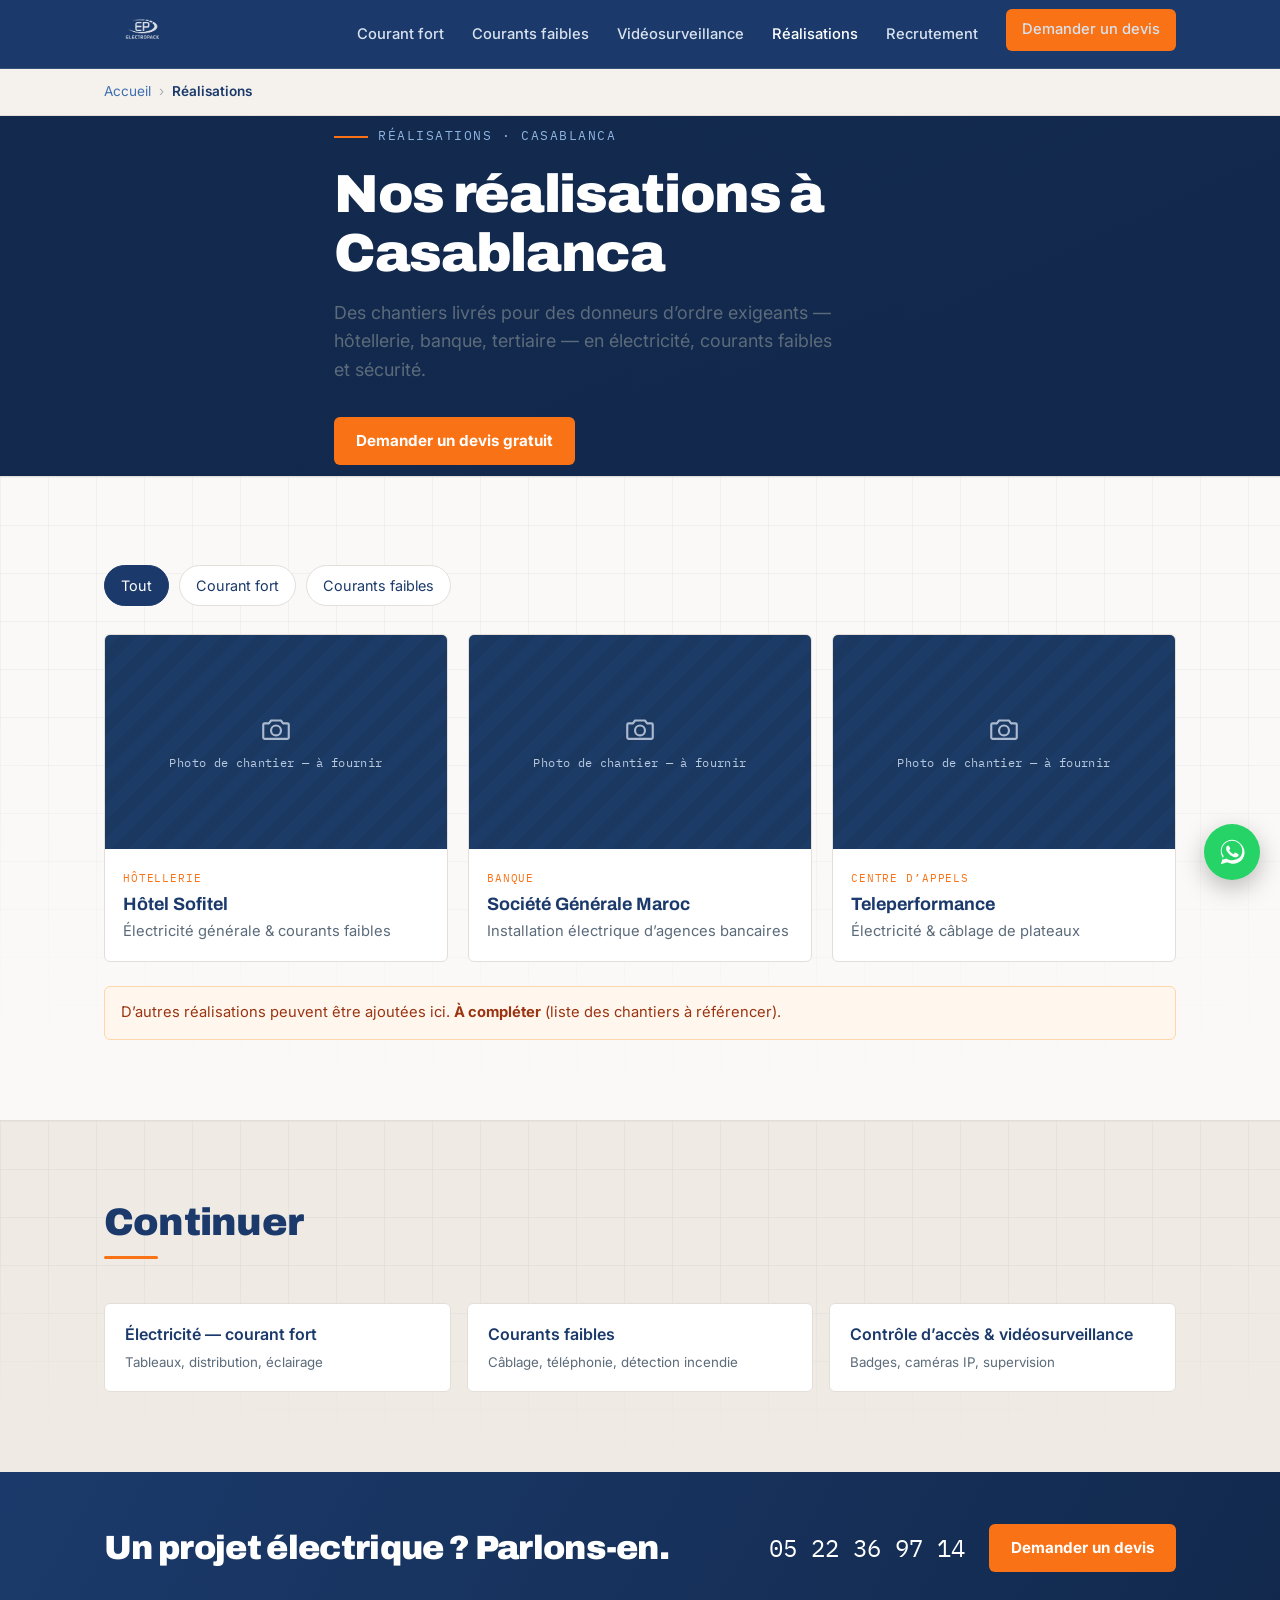
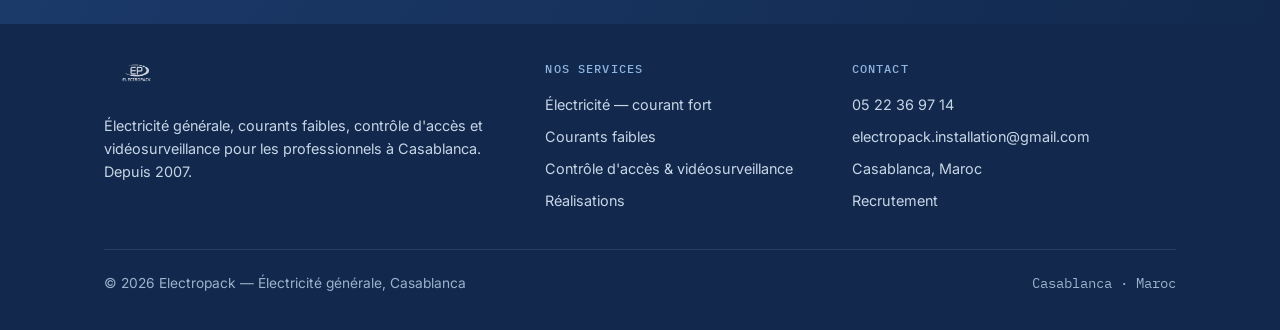
<file: realisations/index.html>
<!DOCTYPE html>
<html lang="fr">
<head>
<meta charset="UTF-8">
<meta name="viewport" content="width=device-width, initial-scale=1.0">
<title>Réalisations — chantiers électriques à Casablanca</title>
<meta name="description" content="Nos chantiers d’électricité, courants faibles et sécurité à Casablanca : hôtels, banques, tertiaire et industrie. Références et attestations clients.">
<link rel="canonical" href="https://allouny98-cyber.github.io/realisations/">
<link rel="preconnect" href="https://fonts.googleapis.com">
<link href="https://fonts.googleapis.com/css2?family=Archivo:wght@500;700;900&family=Caveat:wght@600;700&family=Inter:wght@400;500;600&family=IBM+Plex+Mono:wght@400;500&display=swap" rel="stylesheet">
<link rel="icon" href="../assets/favicon.ico" sizes="any">
<link rel="icon" type="image/png" sizes="32x32" href="../assets/favicon-32.png">
<link rel="icon" type="image/png" sizes="192x192" href="../assets/favicon-192.png">
<link rel="icon" type="image/png" sizes="512x512" href="../assets/favicon-512.png">
<link rel="apple-touch-icon" href="../assets/apple-touch-icon.png">
<meta name="theme-color" content="#1B3A6B">
<link rel="stylesheet" href="../assets/style.css">
<script>document.documentElement.className += ' js';</script>
</head>
<body>
<header id="top">
  <div class="container nav">
    <a class="logo" href="../index.html" aria-label="Electropack — accueil">
      <img src="../assets/logo-electropack.png" alt="Electropack">
    </a>
    <nav>
      <ul class="nav-links" id="menu">
        <li><a href="../services/electricite-courant-fort/">Courant fort</a></li>
        <li><a href="../services/courants-faibles/">Courants faibles</a></li>
        <li><a href="../services/controle-acces-videosurveillance/">Vidéosurveillance</a></li>
        <li><a href="../realisations/" class="active" aria-current="page">Réalisations</a></li>
        <li><a href="../recrutement.html">Recrutement</a></li>
        <li><a class="btn btn-cta" href="../index.html#contact">Demander un devis</a></li>
      </ul>
      <button class="burger" aria-label="Ouvrir le menu" onclick="document.getElementById('menu').classList.toggle('open')">☰</button>
    </nav>
  </div>
</header>
<nav class="crumbs" aria-label="Fil d'Ariane">
  <div class="container"><a href="../index.html">Accueil</a> <span class="sep">›</span> <span aria-current="page">Réalisations</span></div>
</nav>
<main>
<section class="hero hero-photo hero-photo--sub" aria-label="Nos réalisations à Casablanca">
  <div class="hero-bg" aria-hidden="true"></div>
  <div class="container">
    <p class="eyebrow">Réalisations · Casablanca</p>
    <h1>Nos réalisations à Casablanca</h1>
    <p class="lede">Des chantiers livrés pour des donneurs d’ordre exigeants — hôtellerie, banque, tertiaire — en électricité, courants faibles et sécurité.</p>
    <div class="hero-ctas"><a class="btn btn-cta" href="../index.html#contact">Demander un devis gratuit</a></div>
  </div>
</section>

<section class="projects tech-grid">
  <div class="container">
    <div class="filterbar" role="group" aria-label="Filtrer les réalisations">
      <button type="button" class="on" data-filter="all">Tout</button>
      <button type="button" data-filter="fort">Courant fort</button>
      <button type="button" data-filter="faible">Courants faibles</button>
    </div>
    <div class="rgrid reveal stagger" id="projGrid">
      <a class="rcard" href="hotel-sofitel/" data-metiers="fort faible">
        <div class="rmedia"><svg viewBox="0 0 24 24" fill="none" stroke="currentColor" stroke-width="1.5" stroke-linecap="round" stroke-linejoin="round" aria-hidden="true"><path d="M4 8h3l1.5-2h7L17 8h3a1 1 0 0 1 1 1v9a1 1 0 0 1-1 1H4a1 1 0 0 1-1-1V9a1 1 0 0 1 1-1z"/><circle cx="12" cy="13" r="3.5"/></svg><span class="rmedia-label">Photo de chantier — à fournir</span></div>
        <div class="rbody"><span class="rbadge">Hôtellerie</span><h3>Hôtel Sofitel</h3><p>Électricité générale & courants faibles</p></div>
      </a>
      <a class="rcard" href="societe-generale-maroc/" data-metiers="fort">
        <div class="rmedia"><svg viewBox="0 0 24 24" fill="none" stroke="currentColor" stroke-width="1.5" stroke-linecap="round" stroke-linejoin="round" aria-hidden="true"><path d="M4 8h3l1.5-2h7L17 8h3a1 1 0 0 1 1 1v9a1 1 0 0 1-1 1H4a1 1 0 0 1-1-1V9a1 1 0 0 1 1-1z"/><circle cx="12" cy="13" r="3.5"/></svg><span class="rmedia-label">Photo de chantier — à fournir</span></div>
        <div class="rbody"><span class="rbadge">Banque</span><h3>Société Générale Maroc</h3><p>Installation électrique d’agences bancaires</p></div>
      </a>
      <a class="rcard" href="teleperformance/" data-metiers="fort faible">
        <div class="rmedia"><svg viewBox="0 0 24 24" fill="none" stroke="currentColor" stroke-width="1.5" stroke-linecap="round" stroke-linejoin="round" aria-hidden="true"><path d="M4 8h3l1.5-2h7L17 8h3a1 1 0 0 1 1 1v9a1 1 0 0 1-1 1H4a1 1 0 0 1-1-1V9a1 1 0 0 1 1-1z"/><circle cx="12" cy="13" r="3.5"/></svg><span class="rmedia-label">Photo de chantier — à fournir</span></div>
        <div class="rbody"><span class="rbadge">Centre d’appels</span><h3>Teleperformance</h3><p>Électricité & câblage de plateaux</p></div>
      </a>
    </div>
    <p class="todo" style="margin-top:24px;background:#FFF7ED;border:1px solid #FED7AA;color:#9A3412;border-radius:6px;padding:14px 16px;font-size:.92rem">
      D’autres réalisations peuvent être ajoutées ici. <strong>À compléter</strong> (liste des chantiers à référencer).
    </p>
  </div>
</section>
</main>

<section class="alt-grey tech-grid">
  <div class="container reveal">
    <div class="sec-head"><h2>Continuer</h2></div>
    <div class="next-links">
    <a href="../services/electricite-courant-fort/">Électricité — courant fort<small>Tableaux, distribution, éclairage</small></a>
    <a href="../services/courants-faibles/">Courants faibles<small>Câblage, téléphonie, détection incendie</small></a>
    <a href="../services/controle-acces-videosurveillance/">Contrôle d’accès & vidéosurveillance<small>Badges, caméras IP, supervision</small></a>
    </div>
  </div>
</section>

<div class="cta-band">
  <div class="container wrap">
    <h2>Un projet électrique ? Parlons-en.</h2>
    <div class="cta-actions">
      <a class="phone" href="tel:+212522369714">05 22 36 97 14</a>
      <a class="btn btn-cta" href="../index.html#contact">Demander un devis</a>
    </div>
  </div>
</div>

<footer>
  <div class="container">
    <div class="foot-rich">
      <div class="foot-col foot-brand">
        <img class="foot-logo" src="../assets/logo-electropack.png" alt="Electropack">
        <p>Électricité générale, courants faibles, contrôle d'accès et vidéosurveillance pour les professionnels à Casablanca. Depuis 2007.</p>
      </div>
      <div class="foot-col">
        <h4>Nos services</h4>
        <a href="../services/electricite-courant-fort/">Électricité — courant fort</a>
        <a href="../services/courants-faibles/">Courants faibles</a>
        <a href="../services/controle-acces-videosurveillance/">Contrôle d'accès &amp; vidéosurveillance</a>
        <a href="../realisations/">Réalisations</a>
      </div>
      <div class="foot-col">
        <h4>Contact</h4>
        <a href="tel:+212522369714">05 22 36 97 14</a>
        <a href="mailto:electropack.installation@gmail.com">electropack.installation@gmail.com</a>
        <p>Casablanca, Maroc</p>
        <a href="../recrutement.html">Recrutement</a>
      </div>
    </div>
    <div class="foot-bottom">
      <span>© 2026 Electropack — Électricité générale, Casablanca</span>
      <span class="mono">Casablanca · Maroc</span>
    </div>
  </div>
</footer>

<a class="to-top" href="#top" aria-label="Retour en haut de page">
  <svg viewBox="0 0 24 24" aria-hidden="true"><path d="M12 19V5M5 12l7-7 7 7"/></svg>
</a>
<a class="wa" href="https://wa.me/212611137488?text=Bonjour%20Electropack%2C%20je%20souhaite%20un%20devis" aria-label="Contacter Electropack sur WhatsApp" target="_blank" rel="noopener">
  <svg viewBox="0 0 32 32"><path d="M16 3C9.4 3 4 8.4 4 15c0 2.6.8 5 2.3 7L4 29l7.2-2.2c1.9 1 4 1.6 6.2 1.6 6.6 0 12-5.4 12-12S22.6 3 16 3zm0 21.8c-2 0-3.9-.6-5.5-1.6l-.4-.2-4.3 1.3 1.3-4.1-.3-.4C5.7 18.3 5 16.7 5 15 5 9 9.9 4 16 4s11 5 11 11-4.9 9.8-11 9.8zm5.6-7.2c-.3-.2-1.8-.9-2.1-1-.3-.1-.5-.2-.7.2s-.8 1-.9 1.2c-.2.2-.4.2-.7.1-.3-.2-1.3-.5-2.4-1.5-.9-.8-1.5-1.8-1.7-2.1-.2-.3 0-.5.1-.6l.5-.6c.2-.2.2-.3.3-.6.1-.2 0-.4 0-.6-.1-.2-.7-1.7-1-2.3-.2-.6-.5-.5-.7-.5h-.6c-.2 0-.6.1-.9.4-.3.3-1.1 1.1-1.1 2.7s1.2 3.1 1.3 3.3c.2.2 2.3 3.6 5.7 5 3.4 1.4 3.4.9 4 .9.6-.1 1.8-.7 2.1-1.5.3-.7.3-1.4.2-1.5-.1-.1-.3-.2-.6-.4z"/></svg>
</a>
<script>
// Filtre simple des réalisations par métier
(function(){
  var bar=document.querySelector('.filterbar'); if(!bar) return;
  var cards=[].slice.call(document.querySelectorAll('#projGrid .rcard'));
  bar.addEventListener('click',function(e){
    var b=e.target.closest('button[data-filter]'); if(!b) return;
    bar.querySelectorAll('button').forEach(function(x){x.classList.remove('on');});
    b.classList.add('on');
    var f=b.dataset.filter;
    cards.forEach(function(c){
      var show = f==='all' || (' '+c.dataset.metiers+' ').indexOf(' '+f+' ')>-1;
      c.classList.toggle('hide', !show);
    });
  });
})();
</script>

<script src="../assets/enhance.js"></script>
</body>
</html>
</file>
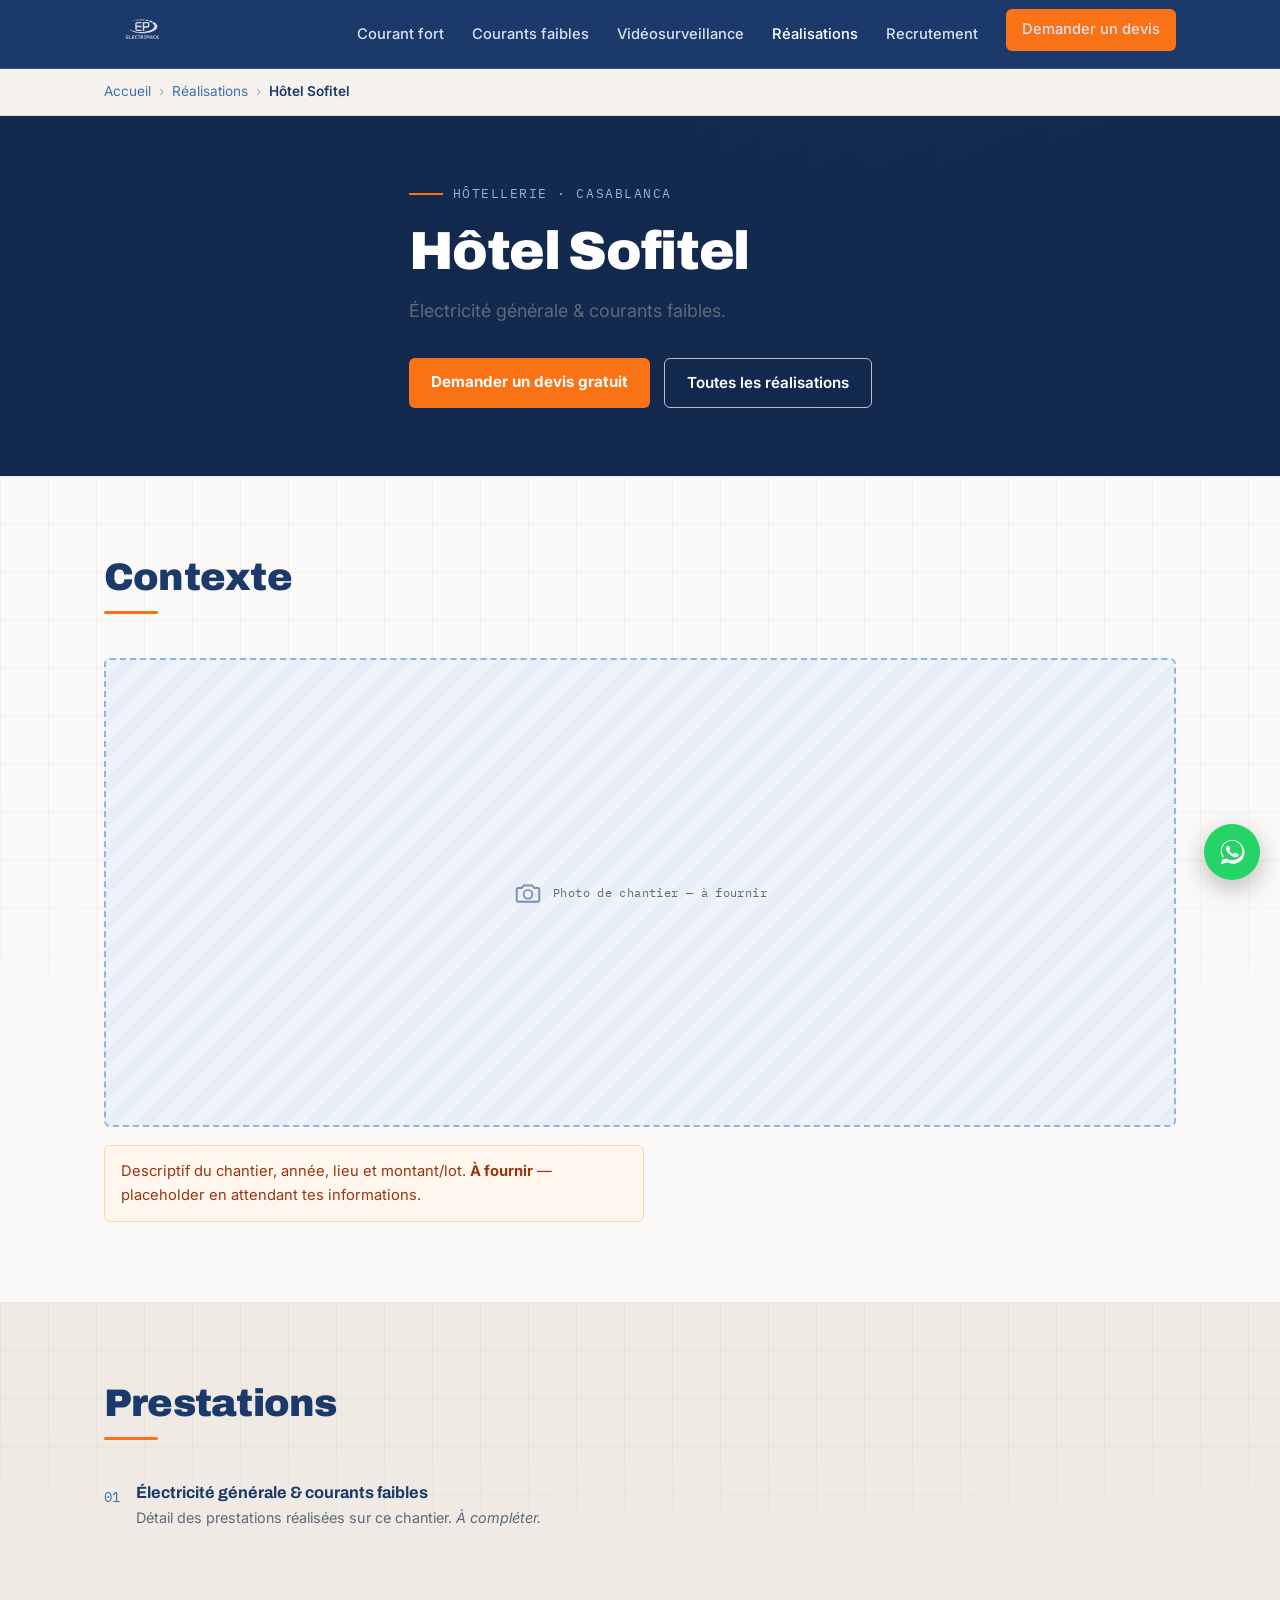
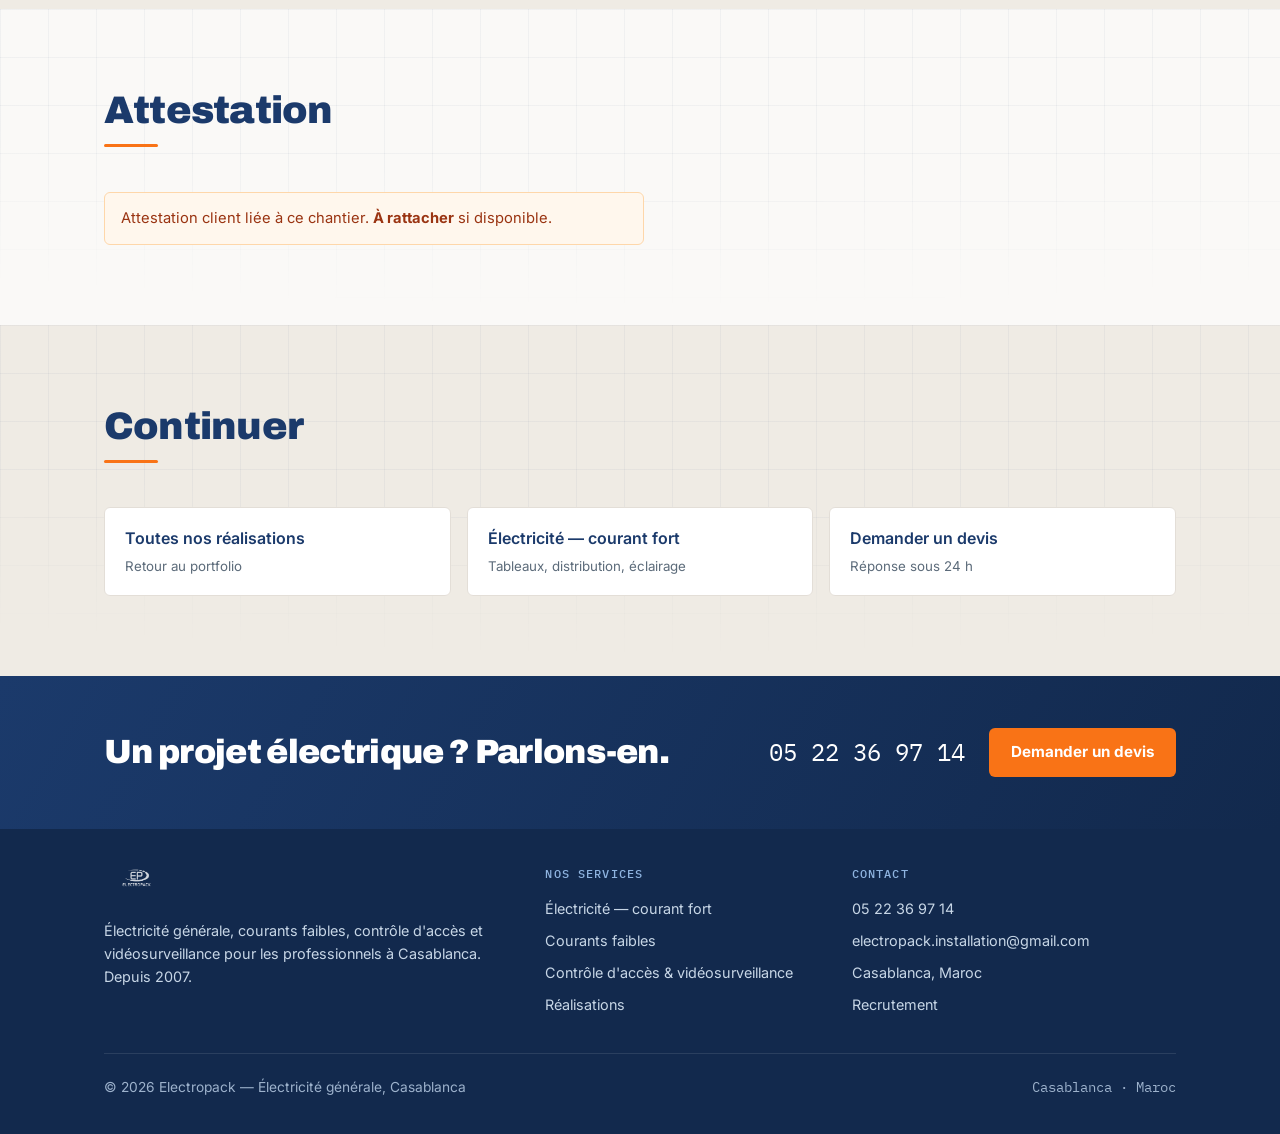
<file: realisations/hotel-sofitel/index.html>
<!DOCTYPE html>
<html lang="fr">
<head>
<meta charset="UTF-8">
<meta name="viewport" content="width=device-width, initial-scale=1.0">
<title>Hôtel Sofitel — installation électrique à Casablanca</title>
<meta name="description" content="Chantier Hôtel Sofitel à Casablanca (Hôtellerie) : électricité générale & courants faibles par Electropack. Références et attestations clients.">
<link rel="canonical" href="https://allouny98-cyber.github.io/realisations/hotel-sofitel/">
<link rel="preconnect" href="https://fonts.googleapis.com">
<link href="https://fonts.googleapis.com/css2?family=Archivo:wght@500;700;900&family=Caveat:wght@600;700&family=Inter:wght@400;500;600&family=IBM+Plex+Mono:wght@400;500&display=swap" rel="stylesheet">
<link rel="icon" href="../../assets/favicon.ico" sizes="any">
<link rel="icon" type="image/png" sizes="32x32" href="../../assets/favicon-32.png">
<link rel="icon" type="image/png" sizes="192x192" href="../../assets/favicon-192.png">
<link rel="icon" type="image/png" sizes="512x512" href="../../assets/favicon-512.png">
<link rel="apple-touch-icon" href="../../assets/apple-touch-icon.png">
<meta name="theme-color" content="#1B3A6B">
<link rel="stylesheet" href="../../assets/style.css">
<script>document.documentElement.className += ' js';</script>
</head>
<body>
<header id="top">
  <div class="container nav">
    <a class="logo" href="../../index.html" aria-label="Electropack — accueil">
      <img src="../../assets/logo-electropack.png" alt="Electropack">
    </a>
    <nav>
      <ul class="nav-links" id="menu">
        <li><a href="../../services/electricite-courant-fort/">Courant fort</a></li>
        <li><a href="../../services/courants-faibles/">Courants faibles</a></li>
        <li><a href="../../services/controle-acces-videosurveillance/">Vidéosurveillance</a></li>
        <li><a href="../../realisations/" class="active" aria-current="page">Réalisations</a></li>
        <li><a href="../../recrutement.html">Recrutement</a></li>
        <li><a class="btn btn-cta" href="../../index.html#contact">Demander un devis</a></li>
      </ul>
      <button class="burger" aria-label="Ouvrir le menu" onclick="document.getElementById('menu').classList.toggle('open')">☰</button>
    </nav>
  </div>
</header>
<nav class="crumbs" aria-label="Fil d'Ariane">
  <div class="container"><a href="../../index.html">Accueil</a> <span class="sep">›</span> <a href="../../realisations/">Réalisations</a> <span class="sep">›</span> <span aria-current="page">Hôtel Sofitel</span></div>
</nav>
<main>
<section class="hero hero-photo hero-photo--sub" aria-label="Hôtel Sofitel">
  <div class="hero-bg" aria-hidden="true"></div>
  <div class="container">
    <p class="eyebrow">Hôtellerie · Casablanca</p>
    <h1>Hôtel Sofitel</h1>
    <p class="lede">Électricité générale & courants faibles.</p>
    <div class="hero-ctas"><a class="btn btn-cta" href="../../index.html#contact">Demander un devis gratuit</a>
      <a class="btn btn-ghost-light" href="../../realisations/">Toutes les réalisations</a></div>
  </div>
</section>

<section class="tech-grid">
  <div class="container">
    <div class="sec-head reveal"><h2>Contexte</h2></div>
    <div class="fiche-photo reveal"><svg viewBox="0 0 24 24" fill="none" stroke="currentColor" stroke-width="1.5" stroke-linecap="round" stroke-linejoin="round" aria-hidden="true"><path d="M4 8h3l1.5-2h7L17 8h3a1 1 0 0 1 1 1v9a1 1 0 0 1-1 1H4a1 1 0 0 1-1-1V9a1 1 0 0 1 1-1z"/><circle cx="12" cy="13" r="3.5"/></svg><span>Photo de chantier — à fournir</span></div>
    <p class="todo" style="max-width:60ch;background:#FFF7ED;border:1px solid #FED7AA;color:#9A3412;border-radius:6px;padding:14px 16px;font-size:.92rem">
      Descriptif du chantier, année, lieu et montant/lot. <strong>À fournir</strong> — placeholder en attendant tes informations.
    </p>
  </div>
</section>

<section class="alt-grey tech-grid">
  <div class="container">
    <div class="sec-head reveal"><h2>Prestations</h2></div>
    <div class="why-grid reveal stagger">
      <div class="why"><span class="n">01</span><div><h3>Électricité générale & courants faibles</h3><p>Détail des prestations réalisées sur ce chantier. <em>À compléter.</em></p></div></div>
    </div>
  </div>
</section>

<section class="tech-grid">
  <div class="container">
    <div class="sec-head reveal"><h2>Attestation</h2></div>
    <p class="todo" style="max-width:60ch;background:#FFF7ED;border:1px solid #FED7AA;color:#9A3412;border-radius:6px;padding:14px 16px;font-size:.92rem">
      Attestation client liée à ce chantier. <strong>À rattacher</strong> si disponible.
    </p>
  </div>
</section>
</main>

<section class="alt-grey tech-grid">
  <div class="container reveal">
    <div class="sec-head"><h2>Continuer</h2></div>
    <div class="next-links">
    <a href="../../realisations/">Toutes nos réalisations<small>Retour au portfolio</small></a>
    <a href="../../services/electricite-courant-fort/">Électricité — courant fort<small>Tableaux, distribution, éclairage</small></a>
    <a href="../../index.html#contact">Demander un devis<small>Réponse sous 24 h</small></a>
    </div>
  </div>
</section>

<div class="cta-band">
  <div class="container wrap">
    <h2>Un projet électrique ? Parlons-en.</h2>
    <div class="cta-actions">
      <a class="phone" href="tel:+212522369714">05 22 36 97 14</a>
      <a class="btn btn-cta" href="../../index.html#contact">Demander un devis</a>
    </div>
  </div>
</div>

<footer>
  <div class="container">
    <div class="foot-rich">
      <div class="foot-col foot-brand">
        <img class="foot-logo" src="../../assets/logo-electropack.png" alt="Electropack">
        <p>Électricité générale, courants faibles, contrôle d'accès et vidéosurveillance pour les professionnels à Casablanca. Depuis 2007.</p>
      </div>
      <div class="foot-col">
        <h4>Nos services</h4>
        <a href="../../services/electricite-courant-fort/">Électricité — courant fort</a>
        <a href="../../services/courants-faibles/">Courants faibles</a>
        <a href="../../services/controle-acces-videosurveillance/">Contrôle d'accès &amp; vidéosurveillance</a>
        <a href="../../realisations/">Réalisations</a>
      </div>
      <div class="foot-col">
        <h4>Contact</h4>
        <a href="tel:+212522369714">05 22 36 97 14</a>
        <a href="mailto:electropack.installation@gmail.com">electropack.installation@gmail.com</a>
        <p>Casablanca, Maroc</p>
        <a href="../../recrutement.html">Recrutement</a>
      </div>
    </div>
    <div class="foot-bottom">
      <span>© 2026 Electropack — Électricité générale, Casablanca</span>
      <span class="mono">Casablanca · Maroc</span>
    </div>
  </div>
</footer>

<a class="to-top" href="#top" aria-label="Retour en haut de page">
  <svg viewBox="0 0 24 24" aria-hidden="true"><path d="M12 19V5M5 12l7-7 7 7"/></svg>
</a>
<a class="wa" href="https://wa.me/212611137488?text=Bonjour%20Electropack%2C%20je%20souhaite%20un%20devis" aria-label="Contacter Electropack sur WhatsApp" target="_blank" rel="noopener">
  <svg viewBox="0 0 32 32"><path d="M16 3C9.4 3 4 8.4 4 15c0 2.6.8 5 2.3 7L4 29l7.2-2.2c1.9 1 4 1.6 6.2 1.6 6.6 0 12-5.4 12-12S22.6 3 16 3zm0 21.8c-2 0-3.9-.6-5.5-1.6l-.4-.2-4.3 1.3 1.3-4.1-.3-.4C5.7 18.3 5 16.7 5 15 5 9 9.9 4 16 4s11 5 11 11-4.9 9.8-11 9.8zm5.6-7.2c-.3-.2-1.8-.9-2.1-1-.3-.1-.5-.2-.7.2s-.8 1-.9 1.2c-.2.2-.4.2-.7.1-.3-.2-1.3-.5-2.4-1.5-.9-.8-1.5-1.8-1.7-2.1-.2-.3 0-.5.1-.6l.5-.6c.2-.2.2-.3.3-.6.1-.2 0-.4 0-.6-.1-.2-.7-1.7-1-2.3-.2-.6-.5-.5-.7-.5h-.6c-.2 0-.6.1-.9.4-.3.3-1.1 1.1-1.1 2.7s1.2 3.1 1.3 3.3c.2.2 2.3 3.6 5.7 5 3.4 1.4 3.4.9 4 .9.6-.1 1.8-.7 2.1-1.5.3-.7.3-1.4.2-1.5-.1-.1-.3-.2-.6-.4z"/></svg>
</a>

<script src="../../assets/enhance.js"></script>
</body>
</html>
</file>
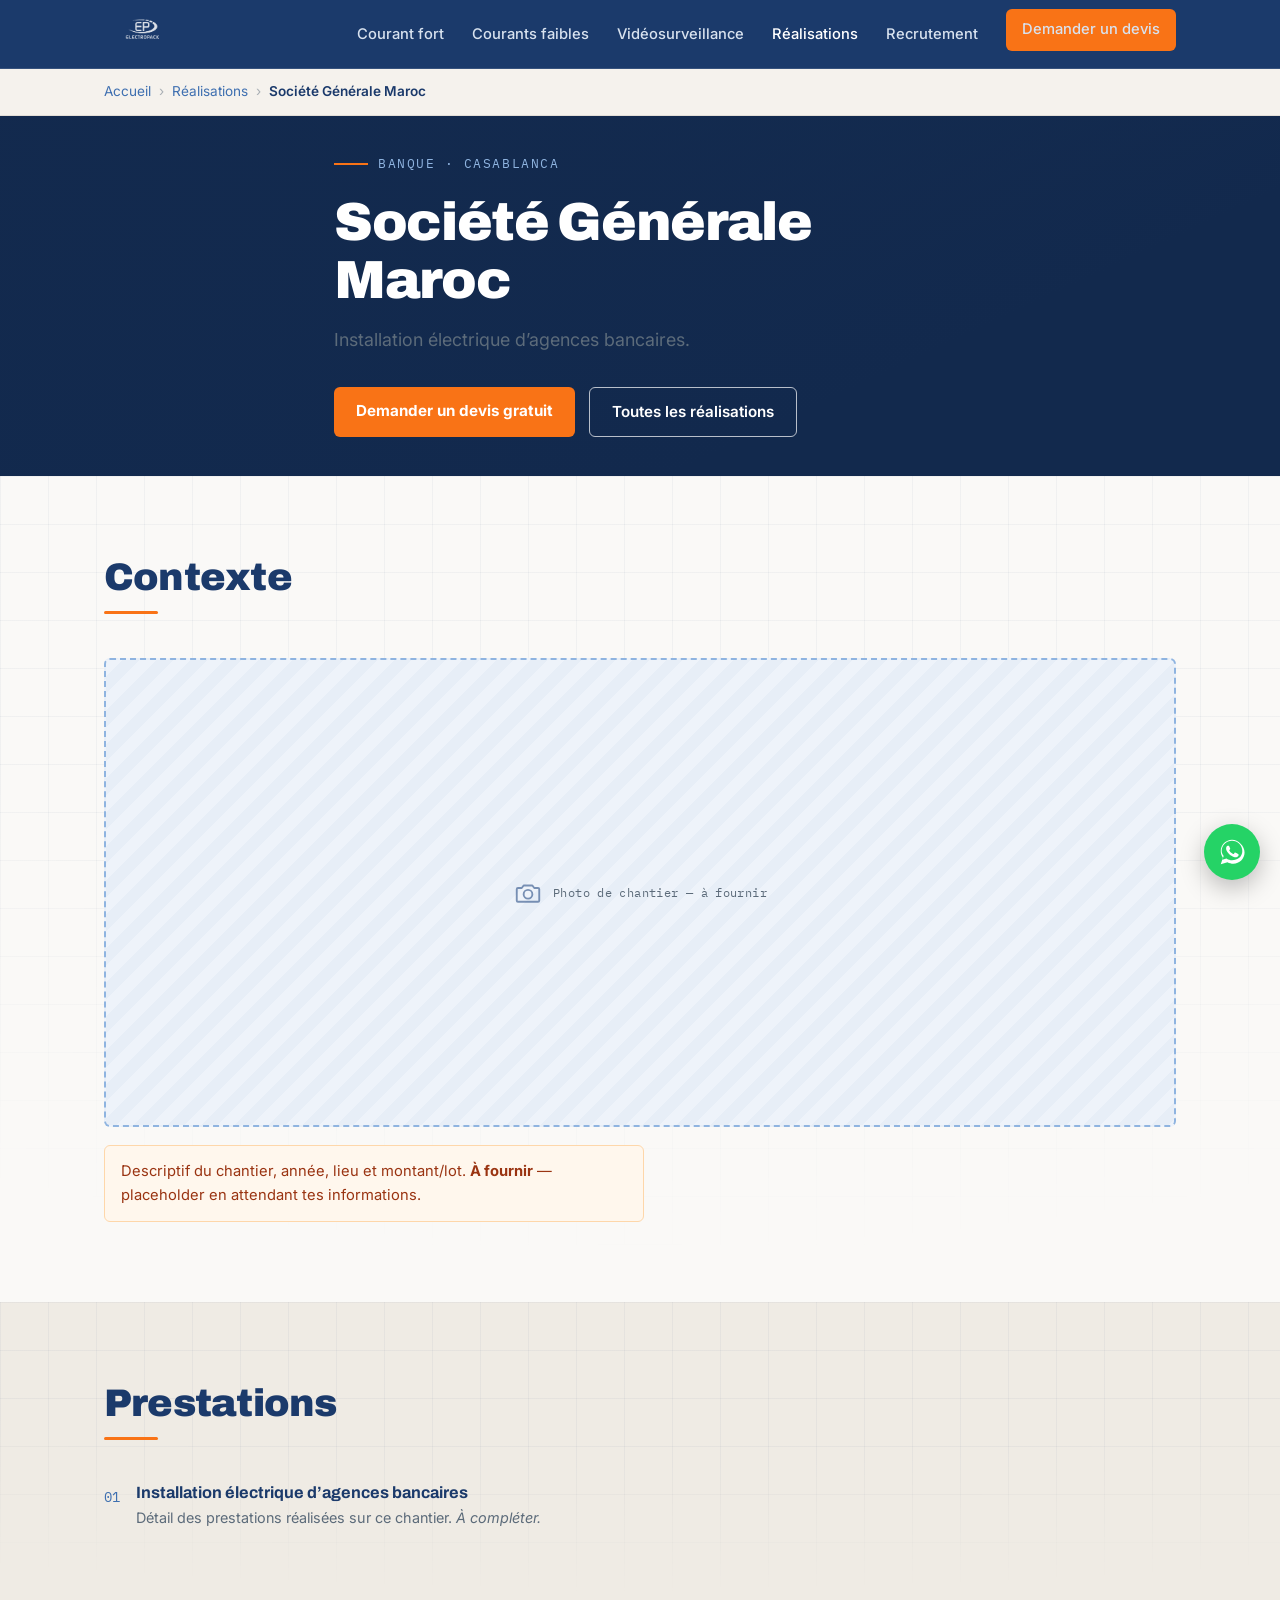
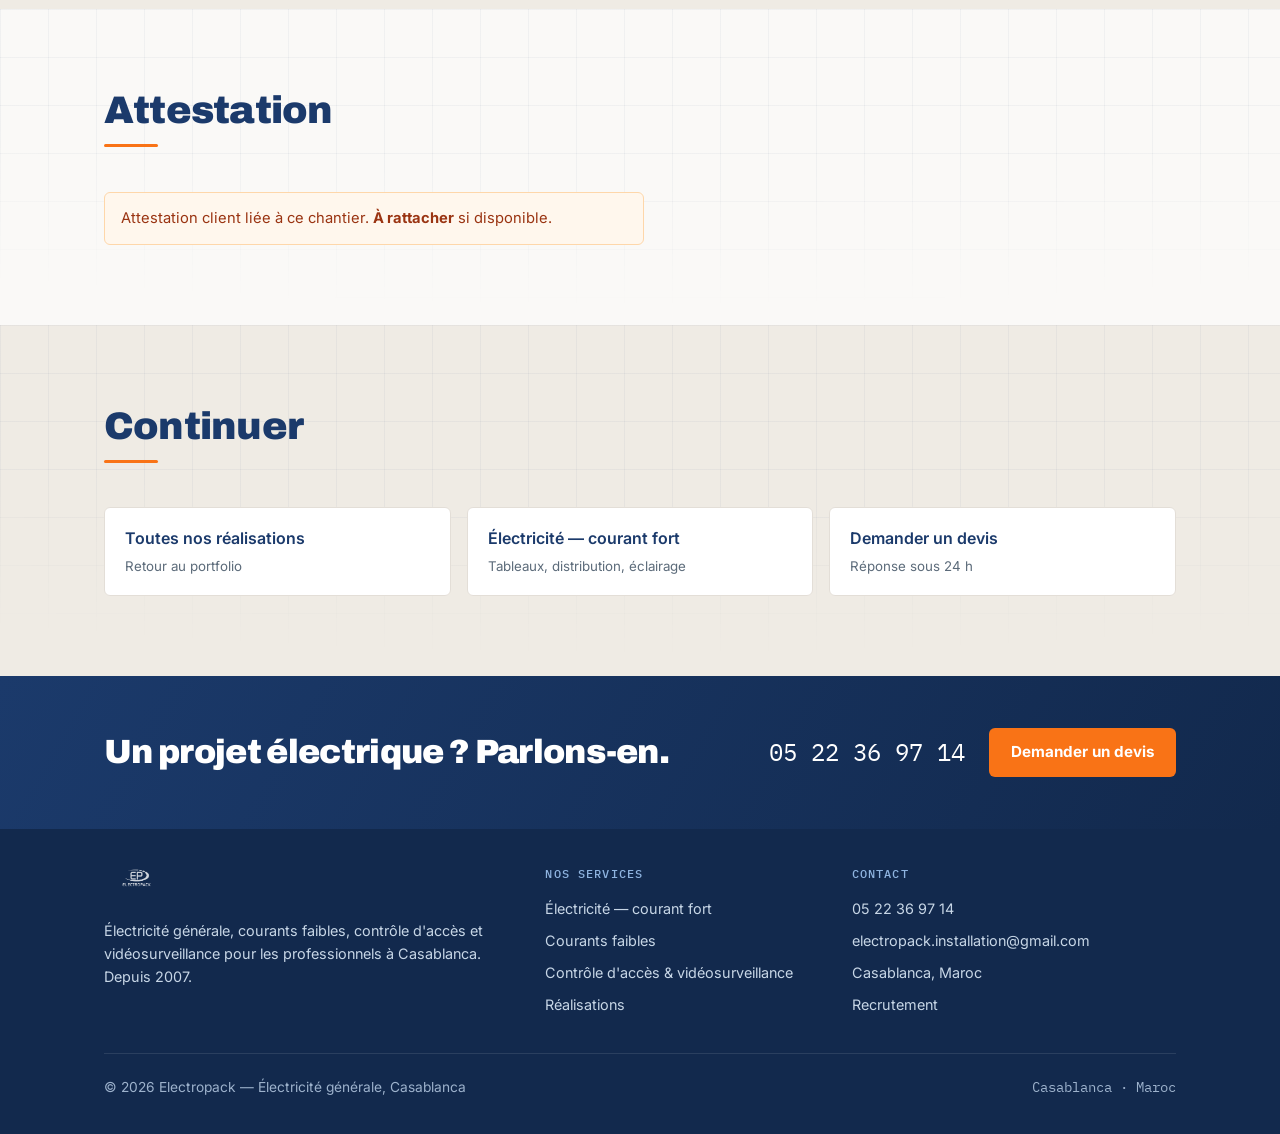
<file: realisations/societe-generale-maroc/index.html>
<!DOCTYPE html>
<html lang="fr">
<head>
<meta charset="UTF-8">
<meta name="viewport" content="width=device-width, initial-scale=1.0">
<title>Société Générale Maroc — électricité à Casablanca</title>
<meta name="description" content="Chantier Société Générale Maroc à Casablanca (Banque) : installation électrique d’agences bancaires par Electropack. Références et attestations clients.">
<link rel="canonical" href="https://allouny98-cyber.github.io/realisations/societe-generale-maroc/">
<link rel="preconnect" href="https://fonts.googleapis.com">
<link href="https://fonts.googleapis.com/css2?family=Archivo:wght@500;700;900&family=Caveat:wght@600;700&family=Inter:wght@400;500;600&family=IBM+Plex+Mono:wght@400;500&display=swap" rel="stylesheet">
<link rel="icon" href="../../assets/favicon.ico" sizes="any">
<link rel="icon" type="image/png" sizes="32x32" href="../../assets/favicon-32.png">
<link rel="icon" type="image/png" sizes="192x192" href="../../assets/favicon-192.png">
<link rel="icon" type="image/png" sizes="512x512" href="../../assets/favicon-512.png">
<link rel="apple-touch-icon" href="../../assets/apple-touch-icon.png">
<meta name="theme-color" content="#1B3A6B">
<link rel="stylesheet" href="../../assets/style.css">
<script>document.documentElement.className += ' js';</script>
</head>
<body>
<header id="top">
  <div class="container nav">
    <a class="logo" href="../../index.html" aria-label="Electropack — accueil">
      <img src="../../assets/logo-electropack.png" alt="Electropack">
    </a>
    <nav>
      <ul class="nav-links" id="menu">
        <li><a href="../../services/electricite-courant-fort/">Courant fort</a></li>
        <li><a href="../../services/courants-faibles/">Courants faibles</a></li>
        <li><a href="../../services/controle-acces-videosurveillance/">Vidéosurveillance</a></li>
        <li><a href="../../realisations/" class="active" aria-current="page">Réalisations</a></li>
        <li><a href="../../recrutement.html">Recrutement</a></li>
        <li><a class="btn btn-cta" href="../../index.html#contact">Demander un devis</a></li>
      </ul>
      <button class="burger" aria-label="Ouvrir le menu" onclick="document.getElementById('menu').classList.toggle('open')">☰</button>
    </nav>
  </div>
</header>
<nav class="crumbs" aria-label="Fil d'Ariane">
  <div class="container"><a href="../../index.html">Accueil</a> <span class="sep">›</span> <a href="../../realisations/">Réalisations</a> <span class="sep">›</span> <span aria-current="page">Société Générale Maroc</span></div>
</nav>
<main>
<section class="hero hero-photo hero-photo--sub" aria-label="Société Générale Maroc">
  <div class="hero-bg" aria-hidden="true"></div>
  <div class="container">
    <p class="eyebrow">Banque · Casablanca</p>
    <h1>Société Générale Maroc</h1>
    <p class="lede">Installation électrique d’agences bancaires.</p>
    <div class="hero-ctas"><a class="btn btn-cta" href="../../index.html#contact">Demander un devis gratuit</a>
      <a class="btn btn-ghost-light" href="../../realisations/">Toutes les réalisations</a></div>
  </div>
</section>

<section class="tech-grid">
  <div class="container">
    <div class="sec-head reveal"><h2>Contexte</h2></div>
    <div class="fiche-photo reveal"><svg viewBox="0 0 24 24" fill="none" stroke="currentColor" stroke-width="1.5" stroke-linecap="round" stroke-linejoin="round" aria-hidden="true"><path d="M4 8h3l1.5-2h7L17 8h3a1 1 0 0 1 1 1v9a1 1 0 0 1-1 1H4a1 1 0 0 1-1-1V9a1 1 0 0 1 1-1z"/><circle cx="12" cy="13" r="3.5"/></svg><span>Photo de chantier — à fournir</span></div>
    <p class="todo" style="max-width:60ch;background:#FFF7ED;border:1px solid #FED7AA;color:#9A3412;border-radius:6px;padding:14px 16px;font-size:.92rem">
      Descriptif du chantier, année, lieu et montant/lot. <strong>À fournir</strong> — placeholder en attendant tes informations.
    </p>
  </div>
</section>

<section class="alt-grey tech-grid">
  <div class="container">
    <div class="sec-head reveal"><h2>Prestations</h2></div>
    <div class="why-grid reveal stagger">
      <div class="why"><span class="n">01</span><div><h3>Installation électrique d’agences bancaires</h3><p>Détail des prestations réalisées sur ce chantier. <em>À compléter.</em></p></div></div>
    </div>
  </div>
</section>

<section class="tech-grid">
  <div class="container">
    <div class="sec-head reveal"><h2>Attestation</h2></div>
    <p class="todo" style="max-width:60ch;background:#FFF7ED;border:1px solid #FED7AA;color:#9A3412;border-radius:6px;padding:14px 16px;font-size:.92rem">
      Attestation client liée à ce chantier. <strong>À rattacher</strong> si disponible.
    </p>
  </div>
</section>
</main>

<section class="alt-grey tech-grid">
  <div class="container reveal">
    <div class="sec-head"><h2>Continuer</h2></div>
    <div class="next-links">
    <a href="../../realisations/">Toutes nos réalisations<small>Retour au portfolio</small></a>
    <a href="../../services/electricite-courant-fort/">Électricité — courant fort<small>Tableaux, distribution, éclairage</small></a>
    <a href="../../index.html#contact">Demander un devis<small>Réponse sous 24 h</small></a>
    </div>
  </div>
</section>

<div class="cta-band">
  <div class="container wrap">
    <h2>Un projet électrique ? Parlons-en.</h2>
    <div class="cta-actions">
      <a class="phone" href="tel:+212522369714">05 22 36 97 14</a>
      <a class="btn btn-cta" href="../../index.html#contact">Demander un devis</a>
    </div>
  </div>
</div>

<footer>
  <div class="container">
    <div class="foot-rich">
      <div class="foot-col foot-brand">
        <img class="foot-logo" src="../../assets/logo-electropack.png" alt="Electropack">
        <p>Électricité générale, courants faibles, contrôle d'accès et vidéosurveillance pour les professionnels à Casablanca. Depuis 2007.</p>
      </div>
      <div class="foot-col">
        <h4>Nos services</h4>
        <a href="../../services/electricite-courant-fort/">Électricité — courant fort</a>
        <a href="../../services/courants-faibles/">Courants faibles</a>
        <a href="../../services/controle-acces-videosurveillance/">Contrôle d'accès &amp; vidéosurveillance</a>
        <a href="../../realisations/">Réalisations</a>
      </div>
      <div class="foot-col">
        <h4>Contact</h4>
        <a href="tel:+212522369714">05 22 36 97 14</a>
        <a href="mailto:electropack.installation@gmail.com">electropack.installation@gmail.com</a>
        <p>Casablanca, Maroc</p>
        <a href="../../recrutement.html">Recrutement</a>
      </div>
    </div>
    <div class="foot-bottom">
      <span>© 2026 Electropack — Électricité générale, Casablanca</span>
      <span class="mono">Casablanca · Maroc</span>
    </div>
  </div>
</footer>

<a class="to-top" href="#top" aria-label="Retour en haut de page">
  <svg viewBox="0 0 24 24" aria-hidden="true"><path d="M12 19V5M5 12l7-7 7 7"/></svg>
</a>
<a class="wa" href="https://wa.me/212611137488?text=Bonjour%20Electropack%2C%20je%20souhaite%20un%20devis" aria-label="Contacter Electropack sur WhatsApp" target="_blank" rel="noopener">
  <svg viewBox="0 0 32 32"><path d="M16 3C9.4 3 4 8.4 4 15c0 2.6.8 5 2.3 7L4 29l7.2-2.2c1.9 1 4 1.6 6.2 1.6 6.6 0 12-5.4 12-12S22.6 3 16 3zm0 21.8c-2 0-3.9-.6-5.5-1.6l-.4-.2-4.3 1.3 1.3-4.1-.3-.4C5.7 18.3 5 16.7 5 15 5 9 9.9 4 16 4s11 5 11 11-4.9 9.8-11 9.8zm5.6-7.2c-.3-.2-1.8-.9-2.1-1-.3-.1-.5-.2-.7.2s-.8 1-.9 1.2c-.2.2-.4.2-.7.1-.3-.2-1.3-.5-2.4-1.5-.9-.8-1.5-1.8-1.7-2.1-.2-.3 0-.5.1-.6l.5-.6c.2-.2.2-.3.3-.6.1-.2 0-.4 0-.6-.1-.2-.7-1.7-1-2.3-.2-.6-.5-.5-.7-.5h-.6c-.2 0-.6.1-.9.4-.3.3-1.1 1.1-1.1 2.7s1.2 3.1 1.3 3.3c.2.2 2.3 3.6 5.7 5 3.4 1.4 3.4.9 4 .9.6-.1 1.8-.7 2.1-1.5.3-.7.3-1.4.2-1.5-.1-.1-.3-.2-.6-.4z"/></svg>
</a>

<script src="../../assets/enhance.js"></script>
</body>
</html>
</file>
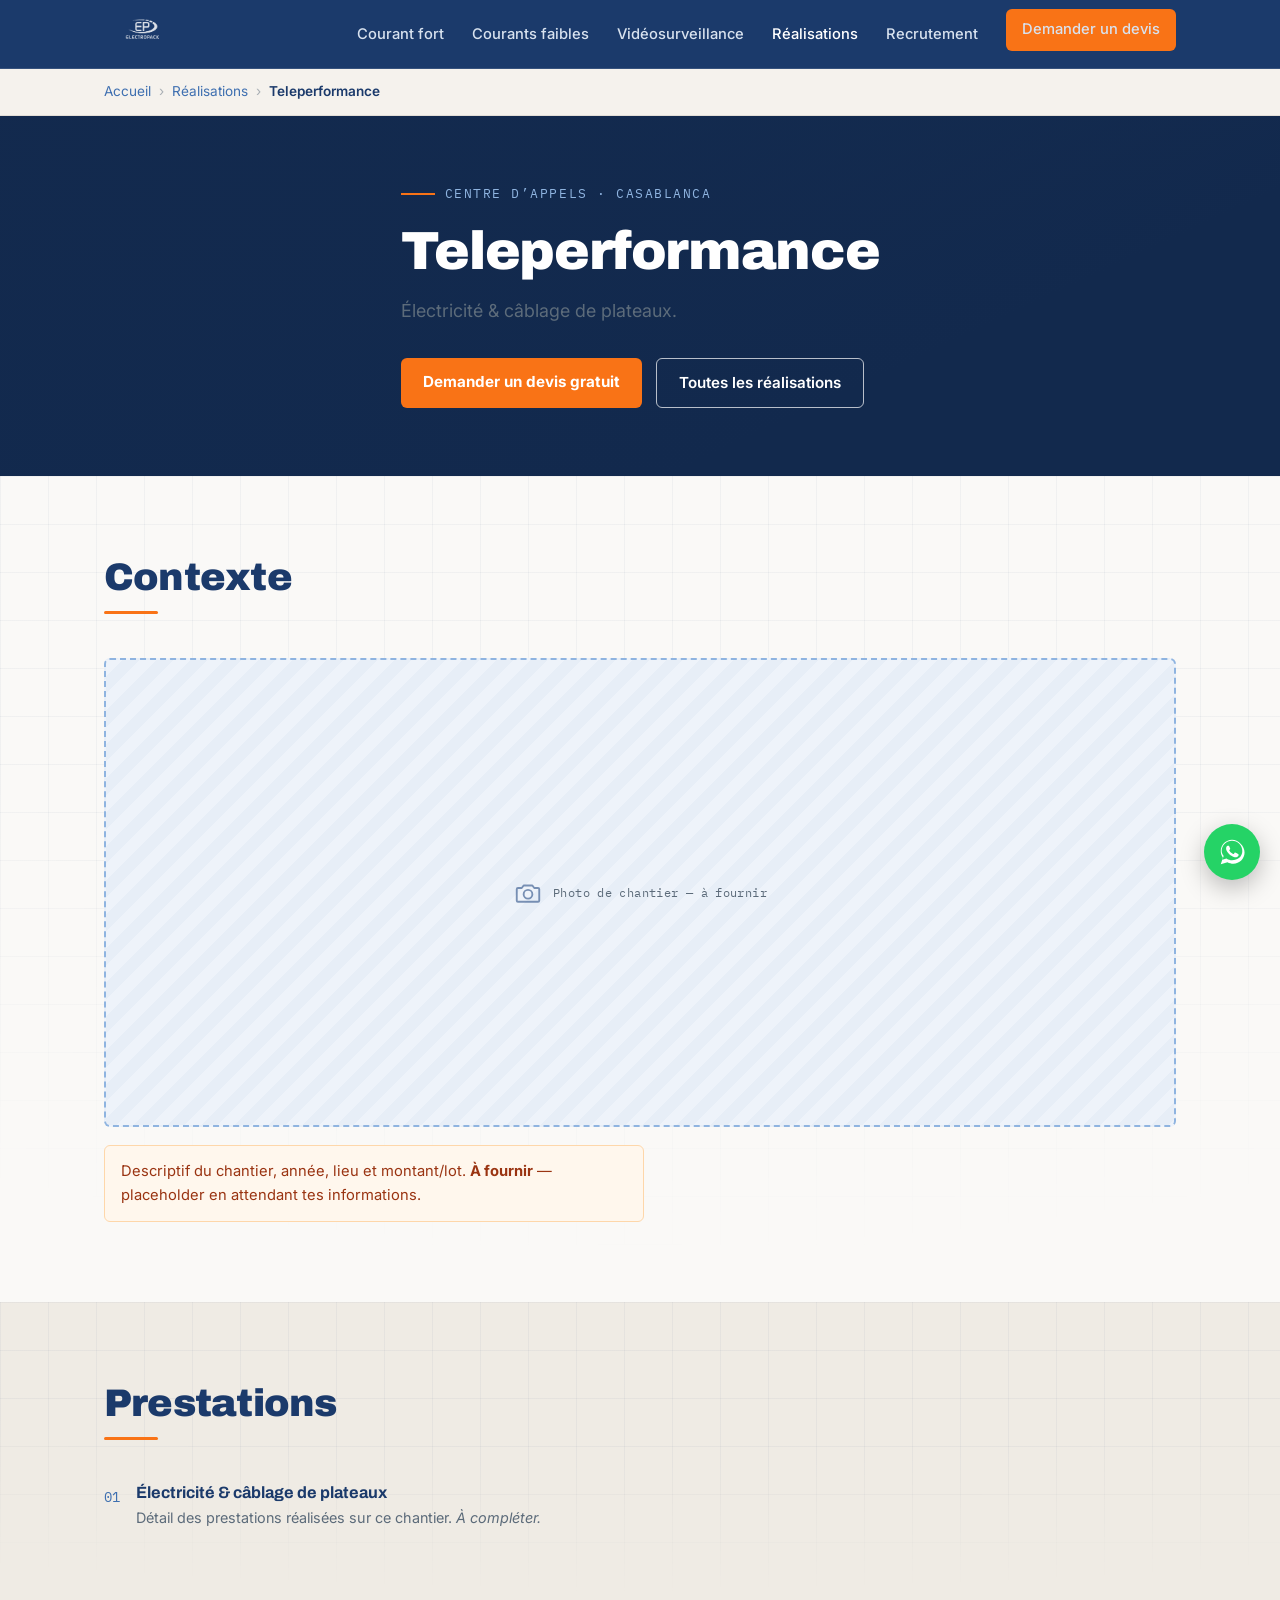
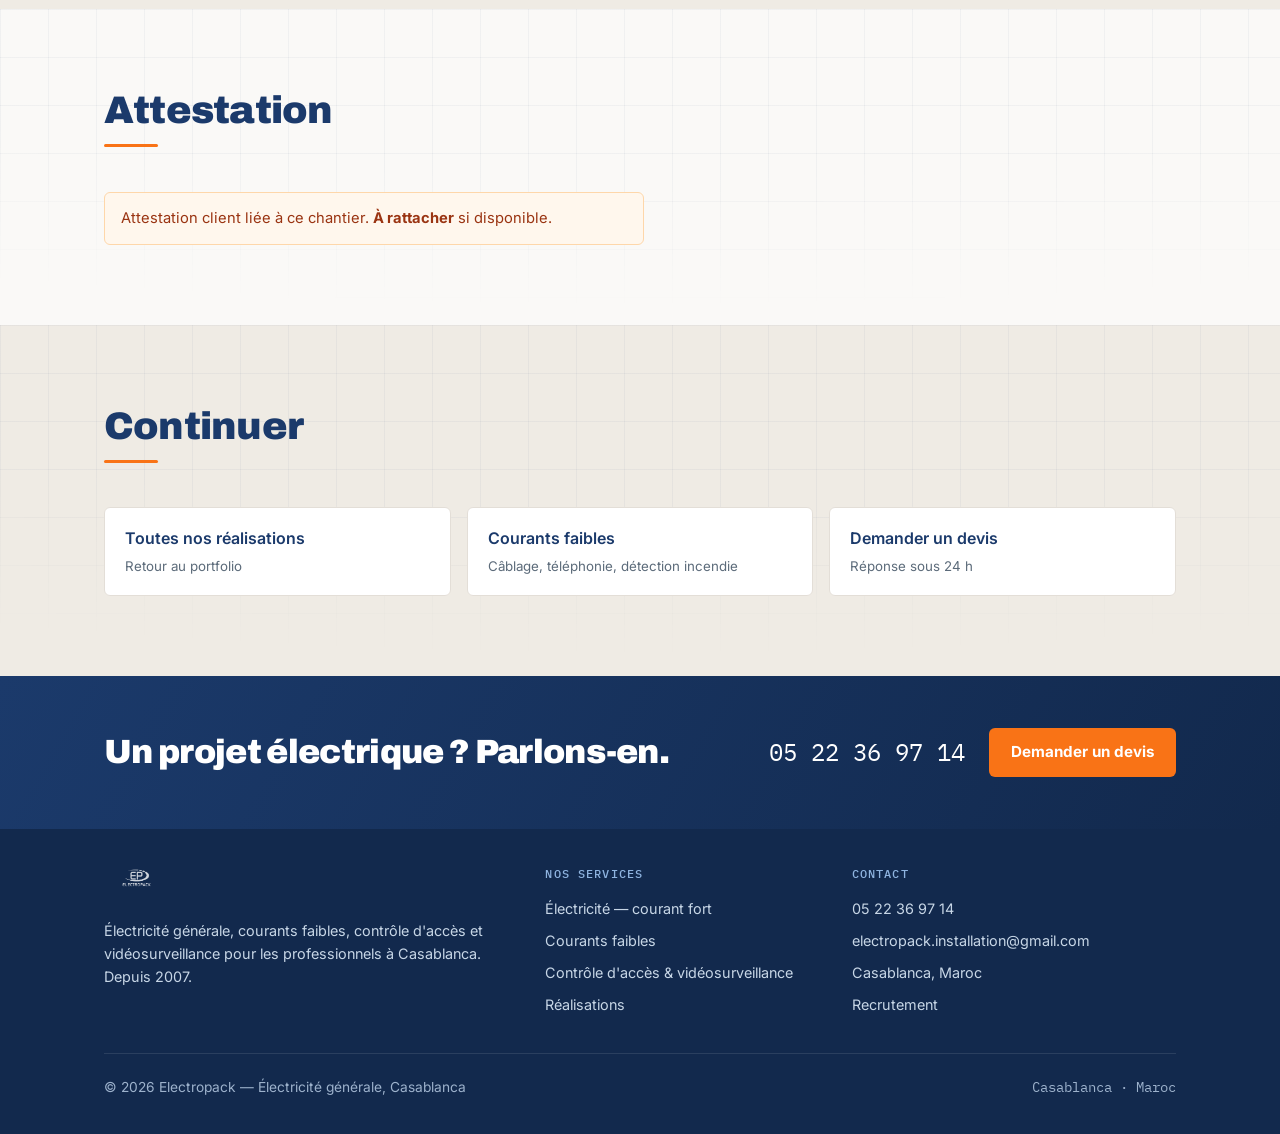
<file: realisations/teleperformance/index.html>
<!DOCTYPE html>
<html lang="fr">
<head>
<meta charset="UTF-8">
<meta name="viewport" content="width=device-width, initial-scale=1.0">
<title>Teleperformance — installation électrique à Casablanca</title>
<meta name="description" content="Chantier Teleperformance à Casablanca (Centre d’appels) : électricité & câblage de plateaux par Electropack. Références et attestations clients.">
<link rel="canonical" href="https://allouny98-cyber.github.io/realisations/teleperformance/">
<link rel="preconnect" href="https://fonts.googleapis.com">
<link href="https://fonts.googleapis.com/css2?family=Archivo:wght@500;700;900&family=Caveat:wght@600;700&family=Inter:wght@400;500;600&family=IBM+Plex+Mono:wght@400;500&display=swap" rel="stylesheet">
<link rel="icon" href="../../assets/favicon.ico" sizes="any">
<link rel="icon" type="image/png" sizes="32x32" href="../../assets/favicon-32.png">
<link rel="icon" type="image/png" sizes="192x192" href="../../assets/favicon-192.png">
<link rel="icon" type="image/png" sizes="512x512" href="../../assets/favicon-512.png">
<link rel="apple-touch-icon" href="../../assets/apple-touch-icon.png">
<meta name="theme-color" content="#1B3A6B">
<link rel="stylesheet" href="../../assets/style.css">
<script>document.documentElement.className += ' js';</script>
</head>
<body>
<header id="top">
  <div class="container nav">
    <a class="logo" href="../../index.html" aria-label="Electropack — accueil">
      <img src="../../assets/logo-electropack.png" alt="Electropack">
    </a>
    <nav>
      <ul class="nav-links" id="menu">
        <li><a href="../../services/electricite-courant-fort/">Courant fort</a></li>
        <li><a href="../../services/courants-faibles/">Courants faibles</a></li>
        <li><a href="../../services/controle-acces-videosurveillance/">Vidéosurveillance</a></li>
        <li><a href="../../realisations/" class="active" aria-current="page">Réalisations</a></li>
        <li><a href="../../recrutement.html">Recrutement</a></li>
        <li><a class="btn btn-cta" href="../../index.html#contact">Demander un devis</a></li>
      </ul>
      <button class="burger" aria-label="Ouvrir le menu" onclick="document.getElementById('menu').classList.toggle('open')">☰</button>
    </nav>
  </div>
</header>
<nav class="crumbs" aria-label="Fil d'Ariane">
  <div class="container"><a href="../../index.html">Accueil</a> <span class="sep">›</span> <a href="../../realisations/">Réalisations</a> <span class="sep">›</span> <span aria-current="page">Teleperformance</span></div>
</nav>
<main>
<section class="hero hero-photo hero-photo--sub" aria-label="Teleperformance">
  <div class="hero-bg" aria-hidden="true"></div>
  <div class="container">
    <p class="eyebrow">Centre d’appels · Casablanca</p>
    <h1>Teleperformance</h1>
    <p class="lede">Électricité & câblage de plateaux.</p>
    <div class="hero-ctas"><a class="btn btn-cta" href="../../index.html#contact">Demander un devis gratuit</a>
      <a class="btn btn-ghost-light" href="../../realisations/">Toutes les réalisations</a></div>
  </div>
</section>

<section class="tech-grid">
  <div class="container">
    <div class="sec-head reveal"><h2>Contexte</h2></div>
    <div class="fiche-photo reveal"><svg viewBox="0 0 24 24" fill="none" stroke="currentColor" stroke-width="1.5" stroke-linecap="round" stroke-linejoin="round" aria-hidden="true"><path d="M4 8h3l1.5-2h7L17 8h3a1 1 0 0 1 1 1v9a1 1 0 0 1-1 1H4a1 1 0 0 1-1-1V9a1 1 0 0 1 1-1z"/><circle cx="12" cy="13" r="3.5"/></svg><span>Photo de chantier — à fournir</span></div>
    <p class="todo" style="max-width:60ch;background:#FFF7ED;border:1px solid #FED7AA;color:#9A3412;border-radius:6px;padding:14px 16px;font-size:.92rem">
      Descriptif du chantier, année, lieu et montant/lot. <strong>À fournir</strong> — placeholder en attendant tes informations.
    </p>
  </div>
</section>

<section class="alt-grey tech-grid">
  <div class="container">
    <div class="sec-head reveal"><h2>Prestations</h2></div>
    <div class="why-grid reveal stagger">
      <div class="why"><span class="n">01</span><div><h3>Électricité & câblage de plateaux</h3><p>Détail des prestations réalisées sur ce chantier. <em>À compléter.</em></p></div></div>
    </div>
  </div>
</section>

<section class="tech-grid">
  <div class="container">
    <div class="sec-head reveal"><h2>Attestation</h2></div>
    <p class="todo" style="max-width:60ch;background:#FFF7ED;border:1px solid #FED7AA;color:#9A3412;border-radius:6px;padding:14px 16px;font-size:.92rem">
      Attestation client liée à ce chantier. <strong>À rattacher</strong> si disponible.
    </p>
  </div>
</section>
</main>

<section class="alt-grey tech-grid">
  <div class="container reveal">
    <div class="sec-head"><h2>Continuer</h2></div>
    <div class="next-links">
    <a href="../../realisations/">Toutes nos réalisations<small>Retour au portfolio</small></a>
    <a href="../../services/courants-faibles/">Courants faibles<small>Câblage, téléphonie, détection incendie</small></a>
    <a href="../../index.html#contact">Demander un devis<small>Réponse sous 24 h</small></a>
    </div>
  </div>
</section>

<div class="cta-band">
  <div class="container wrap">
    <h2>Un projet électrique ? Parlons-en.</h2>
    <div class="cta-actions">
      <a class="phone" href="tel:+212522369714">05 22 36 97 14</a>
      <a class="btn btn-cta" href="../../index.html#contact">Demander un devis</a>
    </div>
  </div>
</div>

<footer>
  <div class="container">
    <div class="foot-rich">
      <div class="foot-col foot-brand">
        <img class="foot-logo" src="../../assets/logo-electropack.png" alt="Electropack">
        <p>Électricité générale, courants faibles, contrôle d'accès et vidéosurveillance pour les professionnels à Casablanca. Depuis 2007.</p>
      </div>
      <div class="foot-col">
        <h4>Nos services</h4>
        <a href="../../services/electricite-courant-fort/">Électricité — courant fort</a>
        <a href="../../services/courants-faibles/">Courants faibles</a>
        <a href="../../services/controle-acces-videosurveillance/">Contrôle d'accès &amp; vidéosurveillance</a>
        <a href="../../realisations/">Réalisations</a>
      </div>
      <div class="foot-col">
        <h4>Contact</h4>
        <a href="tel:+212522369714">05 22 36 97 14</a>
        <a href="mailto:electropack.installation@gmail.com">electropack.installation@gmail.com</a>
        <p>Casablanca, Maroc</p>
        <a href="../../recrutement.html">Recrutement</a>
      </div>
    </div>
    <div class="foot-bottom">
      <span>© 2026 Electropack — Électricité générale, Casablanca</span>
      <span class="mono">Casablanca · Maroc</span>
    </div>
  </div>
</footer>

<a class="to-top" href="#top" aria-label="Retour en haut de page">
  <svg viewBox="0 0 24 24" aria-hidden="true"><path d="M12 19V5M5 12l7-7 7 7"/></svg>
</a>
<a class="wa" href="https://wa.me/212611137488?text=Bonjour%20Electropack%2C%20je%20souhaite%20un%20devis" aria-label="Contacter Electropack sur WhatsApp" target="_blank" rel="noopener">
  <svg viewBox="0 0 32 32"><path d="M16 3C9.4 3 4 8.4 4 15c0 2.6.8 5 2.3 7L4 29l7.2-2.2c1.9 1 4 1.6 6.2 1.6 6.6 0 12-5.4 12-12S22.6 3 16 3zm0 21.8c-2 0-3.9-.6-5.5-1.6l-.4-.2-4.3 1.3 1.3-4.1-.3-.4C5.7 18.3 5 16.7 5 15 5 9 9.9 4 16 4s11 5 11 11-4.9 9.8-11 9.8zm5.6-7.2c-.3-.2-1.8-.9-2.1-1-.3-.1-.5-.2-.7.2s-.8 1-.9 1.2c-.2.2-.4.2-.7.1-.3-.2-1.3-.5-2.4-1.5-.9-.8-1.5-1.8-1.7-2.1-.2-.3 0-.5.1-.6l.5-.6c.2-.2.2-.3.3-.6.1-.2 0-.4 0-.6-.1-.2-.7-1.7-1-2.3-.2-.6-.5-.5-.7-.5h-.6c-.2 0-.6.1-.9.4-.3.3-1.1 1.1-1.1 2.7s1.2 3.1 1.3 3.3c.2.2 2.3 3.6 5.7 5 3.4 1.4 3.4.9 4 .9.6-.1 1.8-.7 2.1-1.5.3-.7.3-1.4.2-1.5-.1-.1-.3-.2-.6-.4z"/></svg>
</a>

<script src="../../assets/enhance.js"></script>
</body>
</html>
</file>
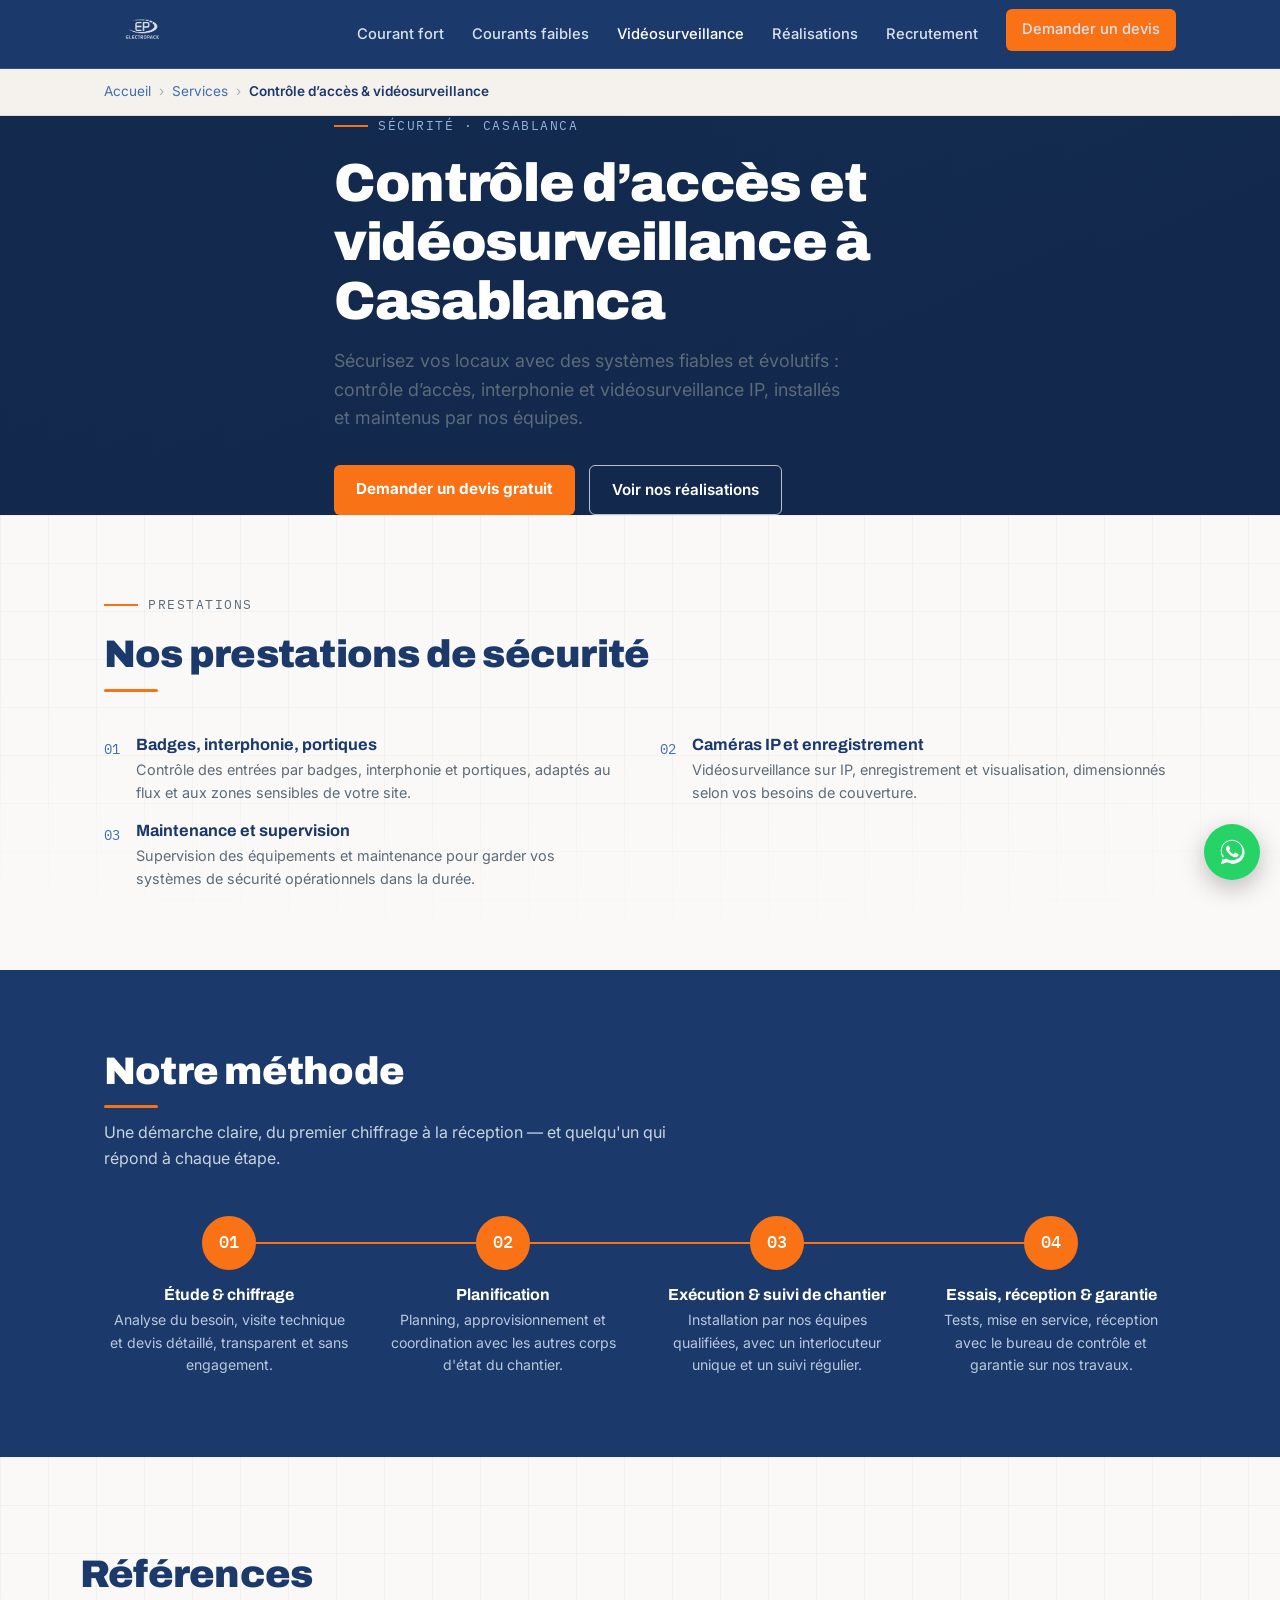
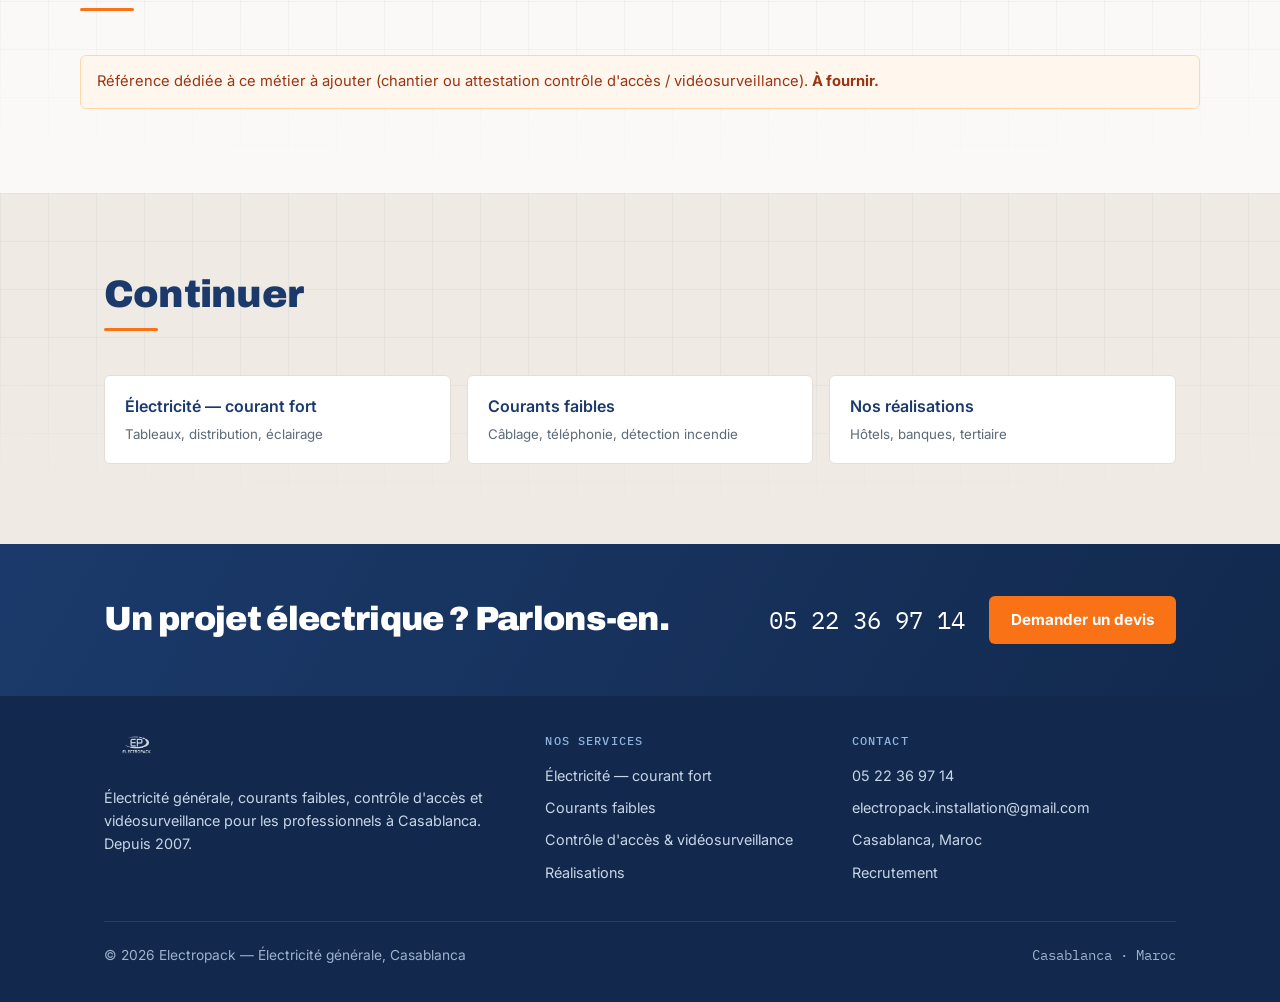
<file: services/controle-acces-videosurveillance/index.html>
<!DOCTYPE html>
<html lang="fr">
<head>
<meta charset="UTF-8">
<meta name="viewport" content="width=device-width, initial-scale=1.0">
<title>Vidéosurveillance & contrôle d’accès à Casablanca</title>
<meta name="description" content="Vidéosurveillance, contrôle d’accès, badges, interphonie et caméras IP pour sécuriser vos locaux à Casablanca. Systèmes évolutifs, devis gratuit.">
<link rel="canonical" href="https://allouny98-cyber.github.io/services/controle-acces-videosurveillance/">
<link rel="preconnect" href="https://fonts.googleapis.com">
<link href="https://fonts.googleapis.com/css2?family=Archivo:wght@500;700;900&family=Caveat:wght@600;700&family=Inter:wght@400;500;600&family=IBM+Plex+Mono:wght@400;500&display=swap" rel="stylesheet">
<link rel="icon" href="../../assets/favicon.ico" sizes="any">
<link rel="icon" type="image/png" sizes="32x32" href="../../assets/favicon-32.png">
<link rel="icon" type="image/png" sizes="192x192" href="../../assets/favicon-192.png">
<link rel="icon" type="image/png" sizes="512x512" href="../../assets/favicon-512.png">
<link rel="apple-touch-icon" href="../../assets/apple-touch-icon.png">
<meta name="theme-color" content="#1B3A6B">
<link rel="stylesheet" href="../../assets/style.css">
<script>document.documentElement.className += ' js';</script>
</head>
<body>
<header id="top">
  <div class="container nav">
    <a class="logo" href="../../index.html" aria-label="Electropack — accueil">
      <img src="../../assets/logo-electropack.png" alt="Electropack">
    </a>
    <nav>
      <ul class="nav-links" id="menu">
        <li><a href="../../services/electricite-courant-fort/">Courant fort</a></li>
        <li><a href="../../services/courants-faibles/">Courants faibles</a></li>
        <li><a href="../../services/controle-acces-videosurveillance/" class="active" aria-current="page">Vidéosurveillance</a></li>
        <li><a href="../../realisations/">Réalisations</a></li>
        <li><a href="../../recrutement.html">Recrutement</a></li>
        <li><a class="btn btn-cta" href="../../index.html#contact">Demander un devis</a></li>
      </ul>
      <button class="burger" aria-label="Ouvrir le menu" onclick="document.getElementById('menu').classList.toggle('open')">☰</button>
    </nav>
  </div>
</header>
<nav class="crumbs" aria-label="Fil d'Ariane">
  <div class="container"><a href="../../index.html">Accueil</a> <span class="sep">›</span> <a href="undefined">Services</a> <span class="sep">›</span> <span aria-current="page">Contrôle d’accès & vidéosurveillance</span></div>
</nav>
<main>
<section class="hero hero-photo hero-photo--sub" aria-label="Contrôle d’accès et vidéosurveillance à Casablanca">
  <div class="hero-bg" aria-hidden="true"></div>
  <div class="container">
    <p class="eyebrow">Sécurité · Casablanca</p>
    <h1>Contrôle d’accès et vidéosurveillance à Casablanca</h1>
    <p class="lede">Sécurisez vos locaux avec des systèmes fiables et évolutifs : contrôle d’accès, interphonie et vidéosurveillance IP, installés et maintenus par nos équipes.</p>
    <div class="hero-ctas"><a class="btn btn-cta" href="../../index.html#contact">Demander un devis gratuit</a>
      <a class="btn btn-ghost-light" href="../../realisations/">Voir nos réalisations</a></div>
  </div>
</section>

<section class="tech-grid">
  <div class="container">
    <div class="sec-head reveal">
      <p class="eyebrow">Prestations</p>
      <h2>Nos prestations de sécurité</h2>
    </div>
    <div class="why-grid reveal stagger">
      <div class="why"><span class="n">01</span><div><h3>Badges, interphonie, portiques</h3><p>Contrôle des entrées par badges, interphonie et portiques, adaptés au flux et aux zones sensibles de votre site.</p></div></div>
      <div class="why"><span class="n">02</span><div><h3>Caméras IP et enregistrement</h3><p>Vidéosurveillance sur IP, enregistrement et visualisation, dimensionnés selon vos besoins de couverture.</p></div></div>
      <div class="why"><span class="n">03</span><div><h3>Maintenance et supervision</h3><p>Supervision des équipements et maintenance pour garder vos systèmes de sécurité opérationnels dans la durée.</p></div></div>
    </div>
  </div>
</section>

<section class="methode">
  <div class="container">
    <div class="sec-head reveal">
      <h2>Notre méthode</h2>
      <p>Une démarche claire, du premier chiffrage à la réception — et quelqu'un qui répond à chaque étape.</p>
    </div>
    <div class="timeline">
      <div class="step"><div class="dot">01</div><h3>Étude &amp; chiffrage</h3><p>Analyse du besoin, visite technique et devis détaillé, transparent et sans engagement.</p></div>
      <div class="step"><div class="dot">02</div><h3>Planification</h3><p>Planning, approvisionnement et coordination avec les autres corps d'état du chantier.</p></div>
      <div class="step"><div class="dot">03</div><h3>Exécution &amp; suivi de chantier</h3><p>Installation par nos équipes qualifiées, avec un interlocuteur unique et un suivi régulier.</p></div>
      <div class="step"><div class="dot">04</div><h3>Essais, réception &amp; garantie</h3><p>Tests, mise en service, réception avec le bureau de contrôle et garantie sur nos travaux.</p></div>
    </div>
  </div>
</section>

<section class="tech-grid">
  <div class="container refs reveal">
    <div class="sec-head"><h2>Références</h2></div>
    <p class="todo">Référence dédiée à ce métier à ajouter (chantier ou attestation contrôle d'accès / vidéosurveillance). <strong>À fournir.</strong></p>
  </div>
</section>
</main>

<section class="alt-grey tech-grid">
  <div class="container reveal">
    <div class="sec-head"><h2>Continuer</h2></div>
    <div class="next-links">
    <a href="../../services/electricite-courant-fort/">Électricité — courant fort<small>Tableaux, distribution, éclairage</small></a>
    <a href="../../services/courants-faibles/">Courants faibles<small>Câblage, téléphonie, détection incendie</small></a>
    <a href="../../realisations/">Nos réalisations<small>Hôtels, banques, tertiaire</small></a>
    </div>
  </div>
</section>

<div class="cta-band">
  <div class="container wrap">
    <h2>Un projet électrique ? Parlons-en.</h2>
    <div class="cta-actions">
      <a class="phone" href="tel:+212522369714">05 22 36 97 14</a>
      <a class="btn btn-cta" href="../../index.html#contact">Demander un devis</a>
    </div>
  </div>
</div>

<footer>
  <div class="container">
    <div class="foot-rich">
      <div class="foot-col foot-brand">
        <img class="foot-logo" src="../../assets/logo-electropack.png" alt="Electropack">
        <p>Électricité générale, courants faibles, contrôle d'accès et vidéosurveillance pour les professionnels à Casablanca. Depuis 2007.</p>
      </div>
      <div class="foot-col">
        <h4>Nos services</h4>
        <a href="../../services/electricite-courant-fort/">Électricité — courant fort</a>
        <a href="../../services/courants-faibles/">Courants faibles</a>
        <a href="../../services/controle-acces-videosurveillance/">Contrôle d'accès &amp; vidéosurveillance</a>
        <a href="../../realisations/">Réalisations</a>
      </div>
      <div class="foot-col">
        <h4>Contact</h4>
        <a href="tel:+212522369714">05 22 36 97 14</a>
        <a href="mailto:electropack.installation@gmail.com">electropack.installation@gmail.com</a>
        <p>Casablanca, Maroc</p>
        <a href="../../recrutement.html">Recrutement</a>
      </div>
    </div>
    <div class="foot-bottom">
      <span>© 2026 Electropack — Électricité générale, Casablanca</span>
      <span class="mono">Casablanca · Maroc</span>
    </div>
  </div>
</footer>

<a class="to-top" href="#top" aria-label="Retour en haut de page">
  <svg viewBox="0 0 24 24" aria-hidden="true"><path d="M12 19V5M5 12l7-7 7 7"/></svg>
</a>
<a class="wa" href="https://wa.me/212611137488?text=Bonjour%20Electropack%2C%20je%20souhaite%20un%20devis" aria-label="Contacter Electropack sur WhatsApp" target="_blank" rel="noopener">
  <svg viewBox="0 0 32 32"><path d="M16 3C9.4 3 4 8.4 4 15c0 2.6.8 5 2.3 7L4 29l7.2-2.2c1.9 1 4 1.6 6.2 1.6 6.6 0 12-5.4 12-12S22.6 3 16 3zm0 21.8c-2 0-3.9-.6-5.5-1.6l-.4-.2-4.3 1.3 1.3-4.1-.3-.4C5.7 18.3 5 16.7 5 15 5 9 9.9 4 16 4s11 5 11 11-4.9 9.8-11 9.8zm5.6-7.2c-.3-.2-1.8-.9-2.1-1-.3-.1-.5-.2-.7.2s-.8 1-.9 1.2c-.2.2-.4.2-.7.1-.3-.2-1.3-.5-2.4-1.5-.9-.8-1.5-1.8-1.7-2.1-.2-.3 0-.5.1-.6l.5-.6c.2-.2.2-.3.3-.6.1-.2 0-.4 0-.6-.1-.2-.7-1.7-1-2.3-.2-.6-.5-.5-.7-.5h-.6c-.2 0-.6.1-.9.4-.3.3-1.1 1.1-1.1 2.7s1.2 3.1 1.3 3.3c.2.2 2.3 3.6 5.7 5 3.4 1.4 3.4.9 4 .9.6-.1 1.8-.7 2.1-1.5.3-.7.3-1.4.2-1.5-.1-.1-.3-.2-.6-.4z"/></svg>
</a>


<script src="../../assets/enhance.js"></script>
</body>
</html>
</file>
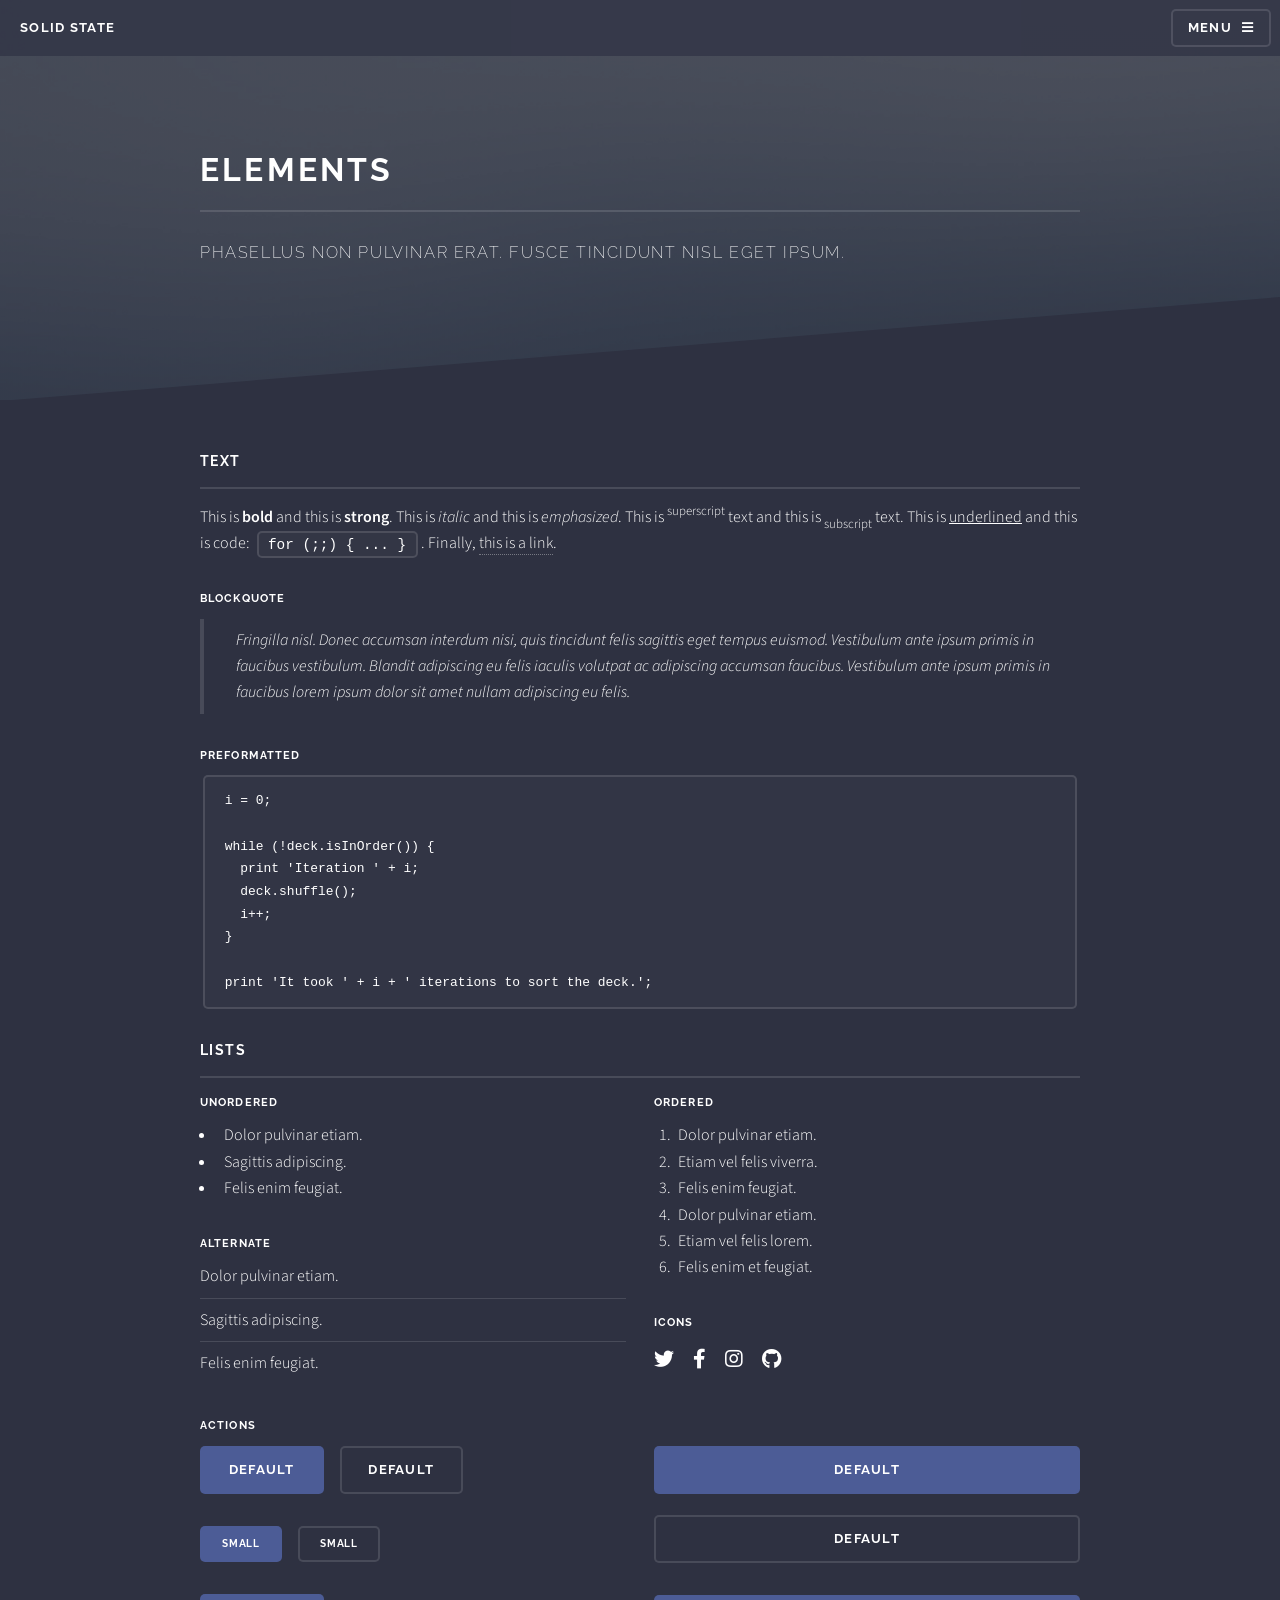
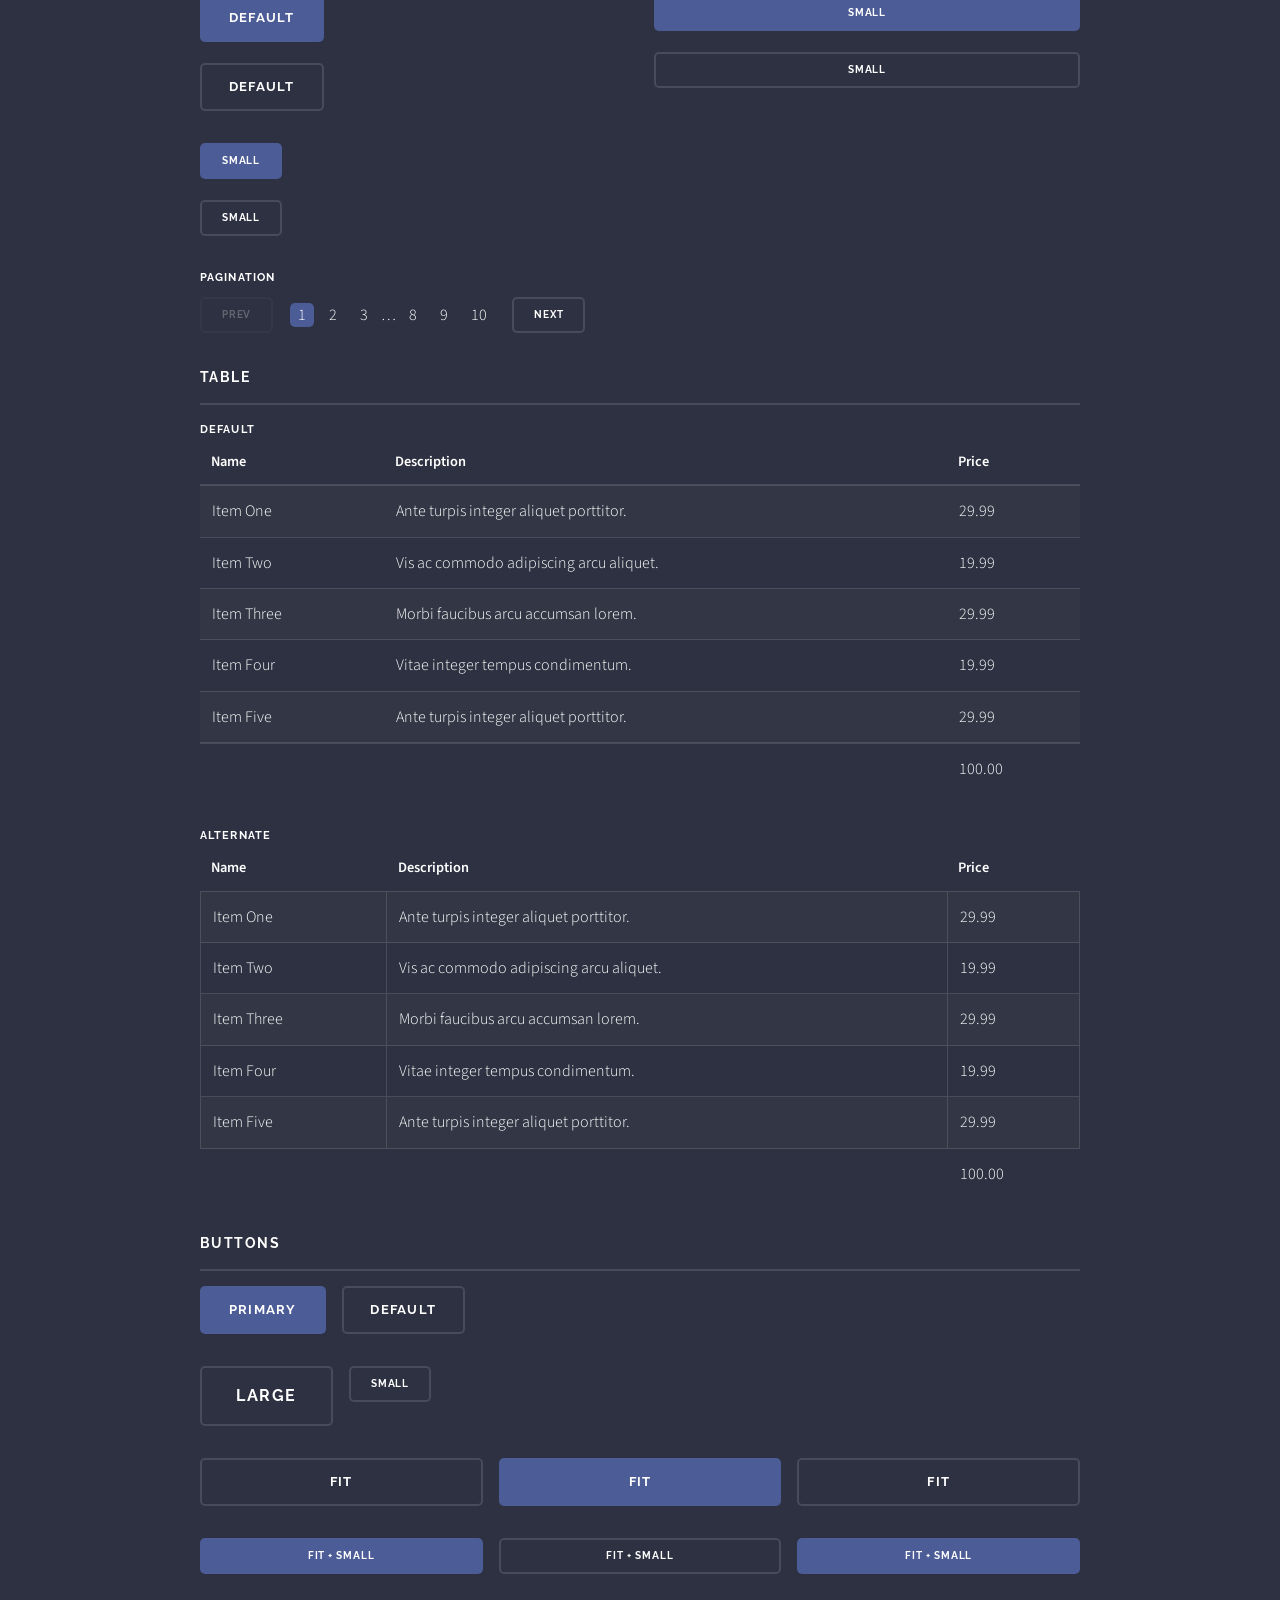
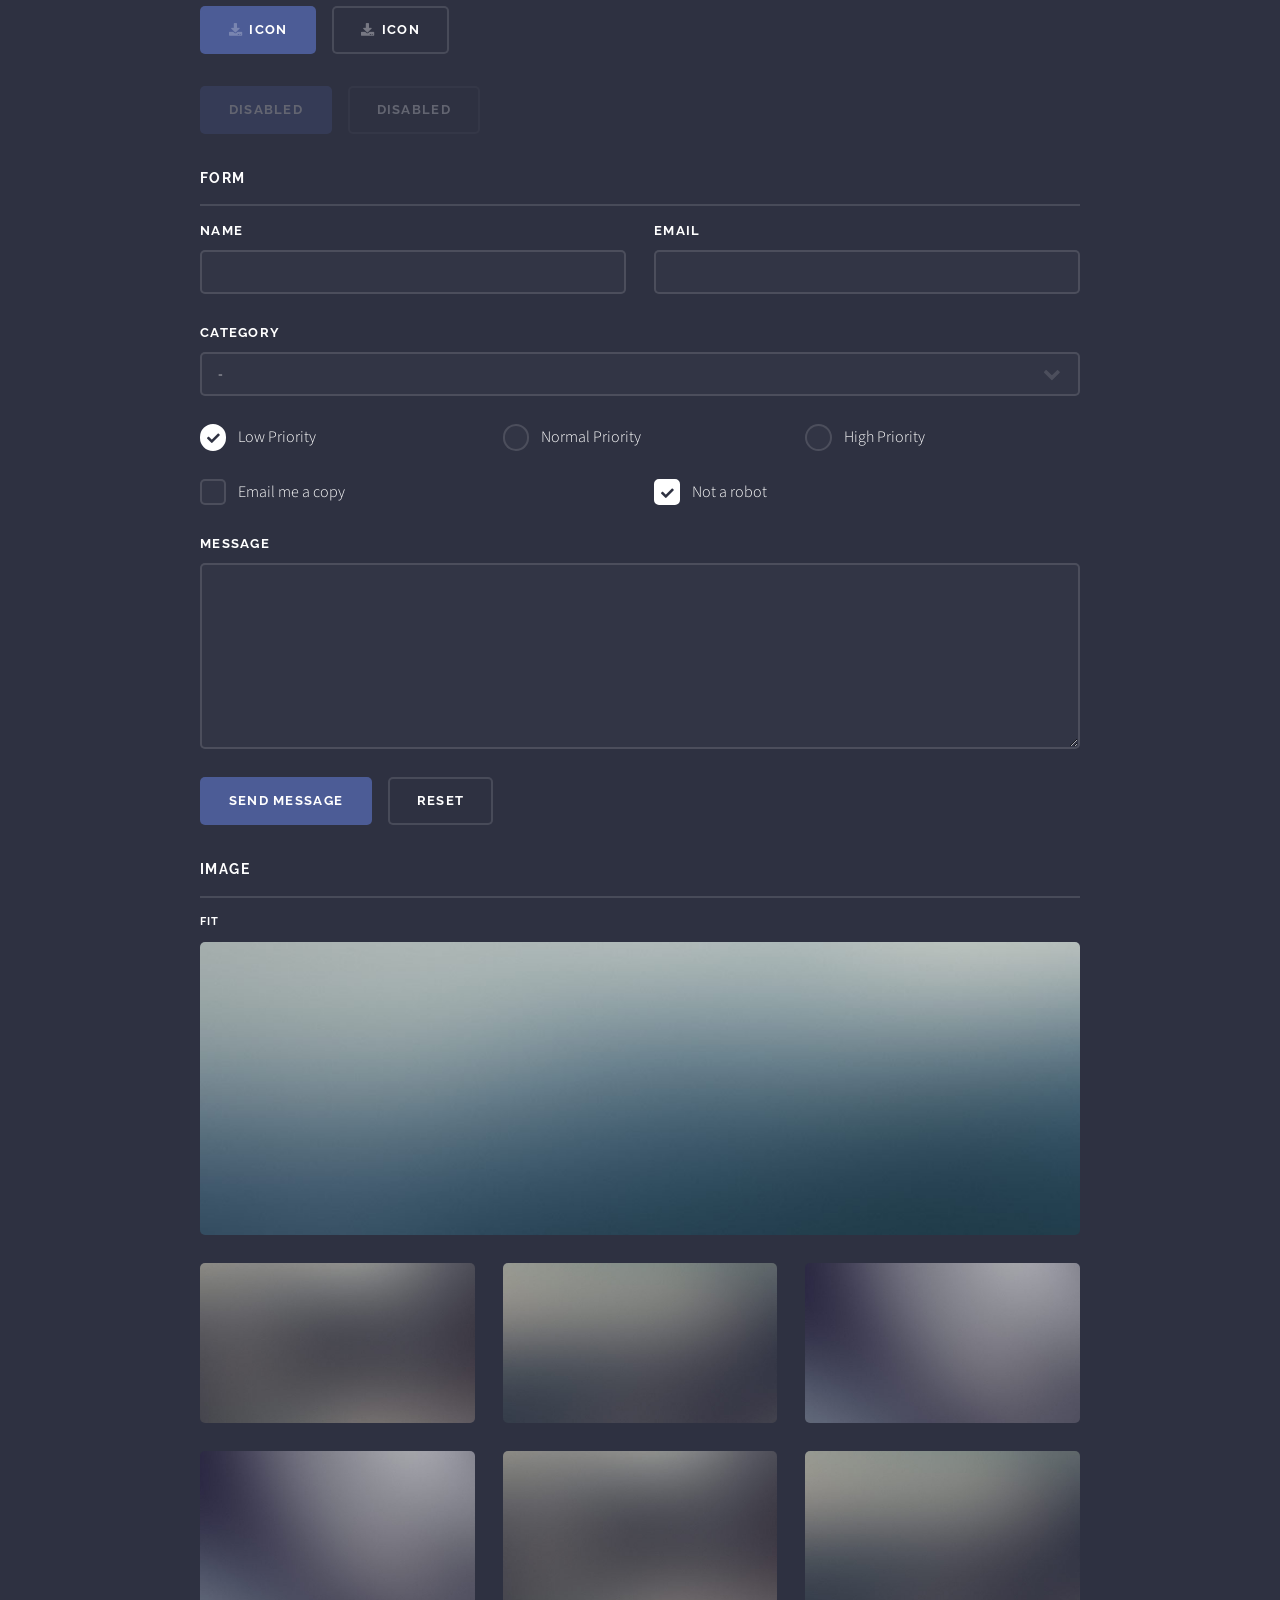
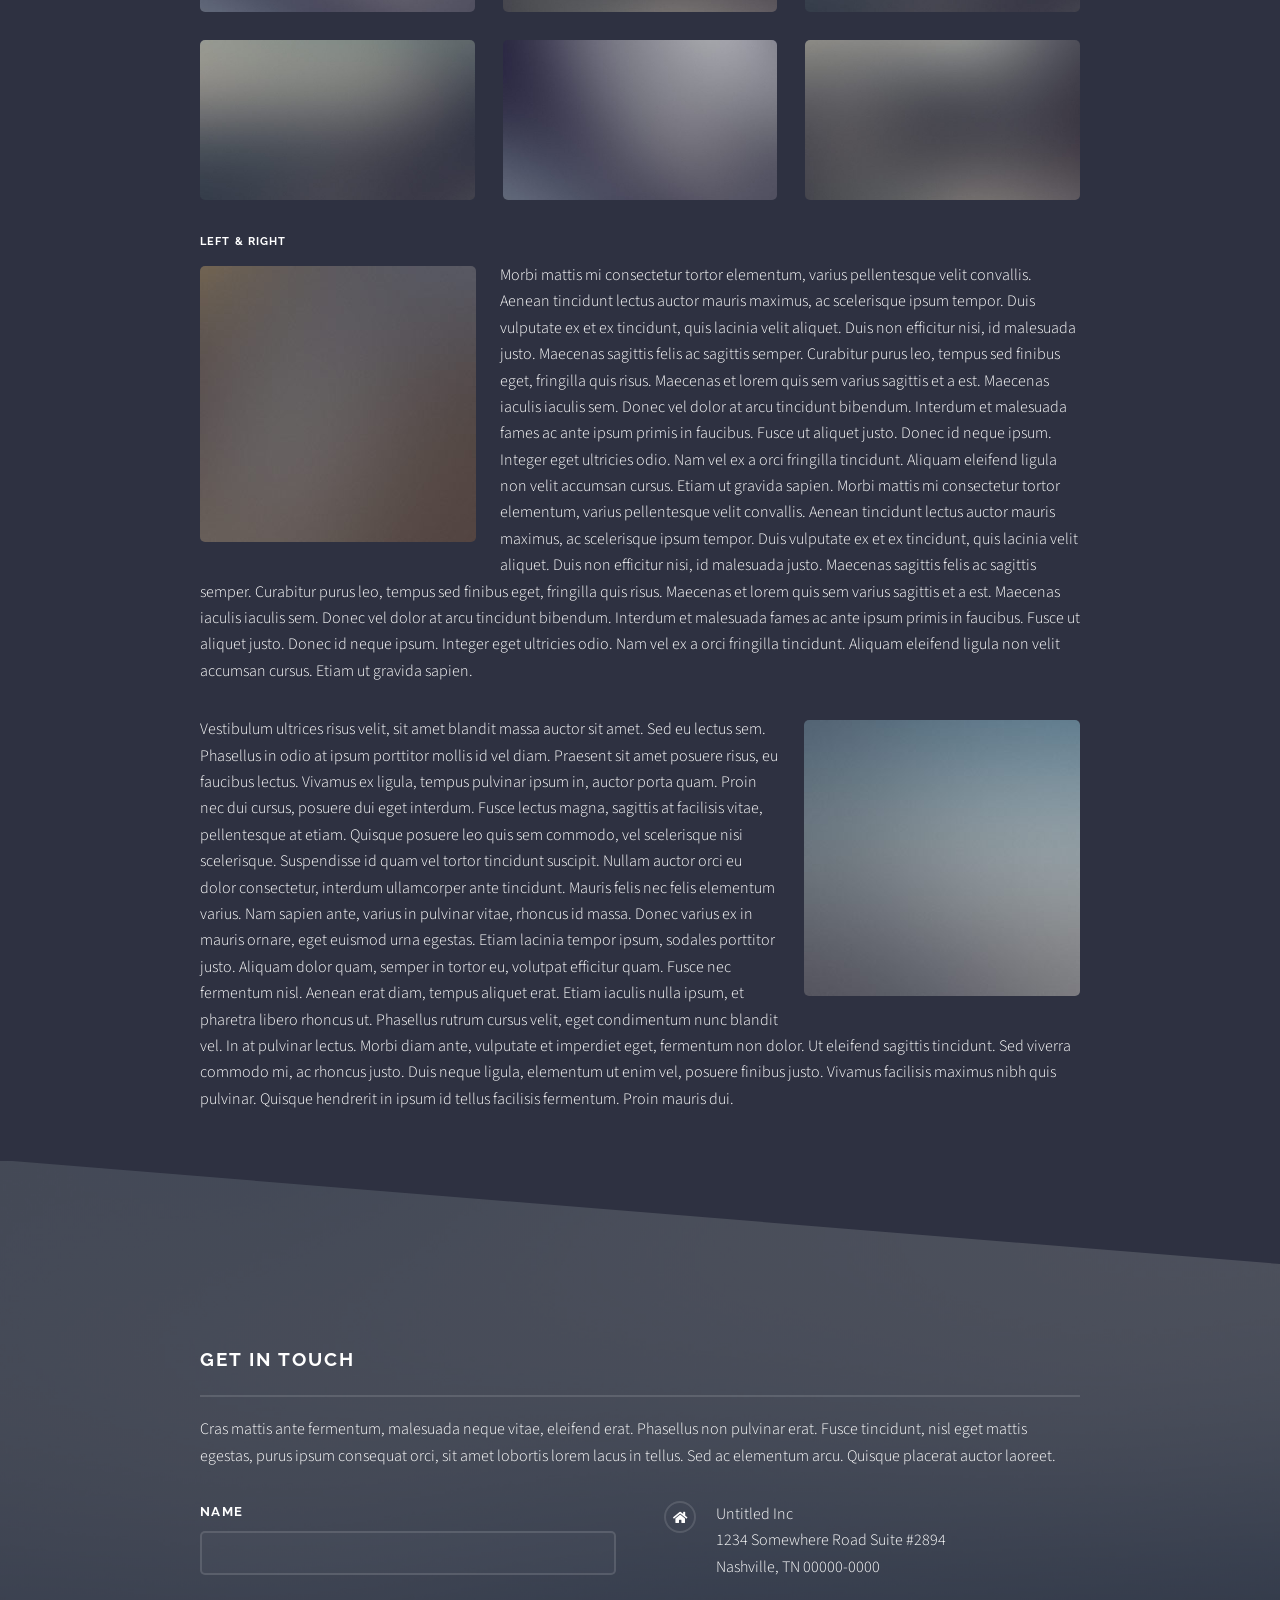
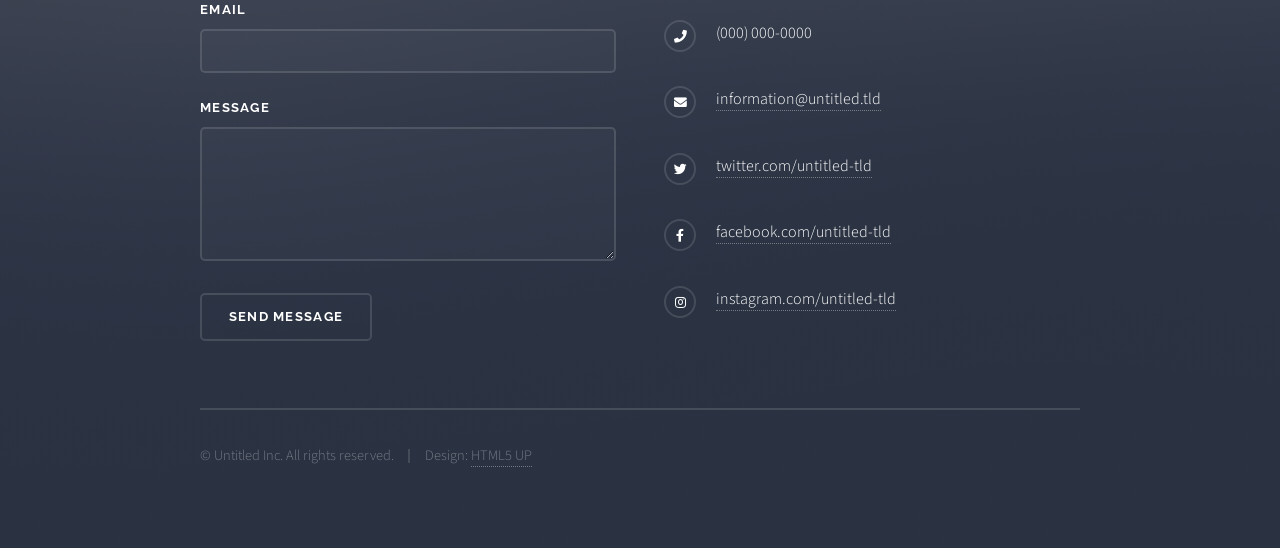
<file: elements.html>
<!DOCTYPE HTML>
<!--
	Solid State by HTML5 UP
	html5up.net | @ajlkn
	Free for personal and commercial use under the CCA 3.0 license (html5up.net/license)
-->
<html>
	<head>
		<title>Elements - Solid State by HTML5 UP</title>
		<meta charset="utf-8" />
		<meta name="viewport" content="width=device-width, initial-scale=1, user-scalable=no" />
		<link rel="stylesheet" href="assets/css/main.css" />
		<noscript><link rel="stylesheet" href="assets/css/noscript.css" /></noscript>
	</head>
	<body class="is-preload">

		<!-- Page Wrapper -->
			<div id="page-wrapper">

				<!-- Header -->
					<header id="header">
						<h1><a href="index.html">Solid State</a></h1>
						<nav>
							<a href="#menu">Menu</a>
						</nav>
					</header>

				<!-- Menu -->
					<nav id="menu">
						<div class="inner">
							<h2>Menu</h2>
							<ul class="links">
								<li><a href="index.html">Home</a></li>
								<li><a href="generic.html">Generic</a></li>
								<li><a href="elements.html">Elements</a></li>
								<li><a href="#">Log In</a></li>
								<li><a href="#">Sign Up</a></li>
							</ul>
							<a href="#" class="close">Close</a>
						</div>
					</nav>

				<!-- Wrapper -->
					<section id="wrapper">
						<header>
							<div class="inner">
								<h2>Elements</h2>
								<p>Phasellus non pulvinar erat. Fusce tincidunt nisl eget ipsum.</p>
							</div>
						</header>

						<!-- Content -->
							<div class="wrapper">
								<div class="inner">

									<section>
										<h3 class="major">Text</h3>
										<p>This is <b>bold</b> and this is <strong>strong</strong>. This is <i>italic</i> and this is <em>emphasized</em>.
										This is <sup>superscript</sup> text and this is <sub>subscript</sub> text.
										This is <u>underlined</u> and this is code: <code>for (;;) { ... }</code>. Finally, <a href="#">this is a link</a>.</p>
										<h4>Blockquote</h4>
										<blockquote>Fringilla nisl. Donec accumsan interdum nisi, quis tincidunt felis sagittis eget tempus euismod. Vestibulum ante ipsum primis in faucibus vestibulum. Blandit adipiscing eu felis iaculis volutpat ac adipiscing accumsan faucibus. Vestibulum ante ipsum primis in faucibus lorem ipsum dolor sit amet nullam adipiscing eu felis.</blockquote>
										<h4>Preformatted</h4>
										<pre><code>i = 0;

while (!deck.isInOrder()) {
  print 'Iteration ' + i;
  deck.shuffle();
  i++;
}

print 'It took ' + i + ' iterations to sort the deck.';</code></pre>
									</section>

									<section>
										<h3 class="major">Lists</h3>
										<div class="row">
											<div class="col-6 col-12-medium">
												<h4>Unordered</h4>
												<ul>
													<li>Dolor pulvinar etiam.</li>
													<li>Sagittis adipiscing.</li>
													<li>Felis enim feugiat.</li>
												</ul>
												<h4>Alternate</h4>
												<ul class="alt">
													<li>Dolor pulvinar etiam.</li>
													<li>Sagittis adipiscing.</li>
													<li>Felis enim feugiat.</li>
												</ul>
											</div>
											<div class="col-6 col-12-medium">
												<h4>Ordered</h4>
												<ol>
													<li>Dolor pulvinar etiam.</li>
													<li>Etiam vel felis viverra.</li>
													<li>Felis enim feugiat.</li>
													<li>Dolor pulvinar etiam.</li>
													<li>Etiam vel felis lorem.</li>
													<li>Felis enim et feugiat.</li>
												</ol>
												<h4>Icons</h4>
												<ul class="icons">
													<li><a href="#" class="icon brands fa-twitter"><span class="label">Twitter</span></a></li>
													<li><a href="#" class="icon brands fa-facebook-f"><span class="label">Facebook</span></a></li>
													<li><a href="#" class="icon brands fa-instagram"><span class="label">Instagram</span></a></li>
													<li><a href="#" class="icon brands fa-github"><span class="label">Github</span></a></li>
												</ul>
											</div>
										</div>
										<h4>Actions</h4>
										<div class="row">
											<div class="col-6 col-12-medium">
												<ul class="actions">
													<li><a href="#" class="button primary">Default</a></li>
													<li><a href="#" class="button">Default</a></li>
												</ul>
												<ul class="actions small">
													<li><a href="#" class="button primary small">Small</a></li>
													<li><a href="#" class="button small">Small</a></li>
												</ul>
												<ul class="actions stacked">
													<li><a href="#" class="button primary">Default</a></li>
													<li><a href="#" class="button">Default</a></li>
												</ul>
												<ul class="actions stacked small">
													<li><a href="#" class="button primary small">Small</a></li>
													<li><a href="#" class="button small">Small</a></li>
												</ul>
											</div>
											<div class="col-6 col-12-medium">
												<ul class="actions stacked">
													<li><a href="#" class="button primary fit">Default</a></li>
													<li><a href="#" class="button fit">Default</a></li>
												</ul>
												<ul class="actions stacked small">
													<li><a href="#" class="button primary small fit">Small</a></li>
													<li><a href="#" class="button small fit">Small</a></li>
												</ul>
											</div>
										</div>
										<h4>Pagination</h4>
										<ul class="pagination">
											<li><span class="button small disabled">Prev</span></li>
											<li><a href="#" class="page active">1</a></li>
											<li><a href="#" class="page">2</a></li>
											<li><a href="#" class="page">3</a></li>
											<li><span>&hellip;</span></li>
											<li><a href="#" class="page">8</a></li>
											<li><a href="#" class="page">9</a></li>
											<li><a href="#" class="page">10</a></li>
											<li><a href="#" class="button small">Next</a></li>
										</ul>
									</section>

									<section>
										<h3 class="major">Table</h3>
										<h4>Default</h4>
										<div class="table-wrapper">
											<table>
												<thead>
													<tr>
														<th>Name</th>
														<th>Description</th>
														<th>Price</th>
													</tr>
												</thead>
												<tbody>
													<tr>
														<td>Item One</td>
														<td>Ante turpis integer aliquet porttitor.</td>
														<td>29.99</td>
													</tr>
													<tr>
														<td>Item Two</td>
														<td>Vis ac commodo adipiscing arcu aliquet.</td>
														<td>19.99</td>
													</tr>
													<tr>
														<td>Item Three</td>
														<td> Morbi faucibus arcu accumsan lorem.</td>
														<td>29.99</td>
													</tr>
													<tr>
														<td>Item Four</td>
														<td>Vitae integer tempus condimentum.</td>
														<td>19.99</td>
													</tr>
													<tr>
														<td>Item Five</td>
														<td>Ante turpis integer aliquet porttitor.</td>
														<td>29.99</td>
													</tr>
												</tbody>
												<tfoot>
													<tr>
														<td colspan="2"></td>
														<td>100.00</td>
													</tr>
												</tfoot>
											</table>
										</div>

										<h4>Alternate</h4>
										<div class="table-wrapper">
											<table class="alt">
												<thead>
													<tr>
														<th>Name</th>
														<th>Description</th>
														<th>Price</th>
													</tr>
												</thead>
												<tbody>
													<tr>
														<td>Item One</td>
														<td>Ante turpis integer aliquet porttitor.</td>
														<td>29.99</td>
													</tr>
													<tr>
														<td>Item Two</td>
														<td>Vis ac commodo adipiscing arcu aliquet.</td>
														<td>19.99</td>
													</tr>
													<tr>
														<td>Item Three</td>
														<td> Morbi faucibus arcu accumsan lorem.</td>
														<td>29.99</td>
													</tr>
													<tr>
														<td>Item Four</td>
														<td>Vitae integer tempus condimentum.</td>
														<td>19.99</td>
													</tr>
													<tr>
														<td>Item Five</td>
														<td>Ante turpis integer aliquet porttitor.</td>
														<td>29.99</td>
													</tr>
												</tbody>
												<tfoot>
													<tr>
														<td colspan="2"></td>
														<td>100.00</td>
													</tr>
												</tfoot>
											</table>
										</div>
									</section>

									<section>
										<h3 class="major">Buttons</h3>
										<ul class="actions">
											<li><a href="#" class="button primary">Primary</a></li>
											<li><a href="#" class="button">Default</a></li>
										</ul>
										<ul class="actions">
											<li><a href="#" class="button large">Large</a></li>
											<li><a href="#" class="button small">Small</a></li>
										</ul>
										<ul class="actions fit">
											<li><a href="#" class="button fit">Fit</a></li>
											<li><a href="#" class="button primary fit">Fit</a></li>
											<li><a href="#" class="button fit">Fit</a></li>
										</ul>
										<ul class="actions fit small">
											<li><a href="#" class="button primary fit small">Fit + Small</a></li>
											<li><a href="#" class="button fit small">Fit + Small</a></li>
											<li><a href="#" class="button primary fit small">Fit + Small</a></li>
										</ul>
										<ul class="actions">
											<li><a href="#" class="button primary icon solid fa-download">Icon</a></li>
											<li><a href="#" class="button icon solid fa-download">Icon</a></li>
										</ul>
										<ul class="actions">
											<li><span class="button primary disabled">Disabled</span></li>
											<li><span class="button disabled">Disabled</span></li>
										</ul>
									</section>

									<section>
										<h3 class="major">Form</h3>
										<form method="post" action="#">
											<div class="row gtr-uniform">
												<div class="col-6 col-12-xsmall">
													<label for="demo-name">Name</label>
													<input type="text" name="demo-name" id="demo-name" value="" />
												</div>
												<div class="col-6 col-12-xsmall">
													<label for="demo-email">Email</label>
													<input type="email" name="demo-email" id="demo-email" value="" />
												</div>
												<div class="col-12">
													<label for="demo-category">Category</label>
													<select name="demo-category" id="demo-category">
														<option value="">-</option>
														<option value="1">Manufacturing</option>
														<option value="1">Shipping</option>
														<option value="1">Administration</option>
														<option value="1">Human Resources</option>
													</select>
												</div>
												<div class="col-4 col-12-small">
													<input type="radio" id="demo-priority-low" name="demo-priority" checked>
													<label for="demo-priority-low">Low Priority</label>
												</div>
												<div class="col-4 col-12-small">
													<input type="radio" id="demo-priority-normal" name="demo-priority">
													<label for="demo-priority-normal">Normal Priority</label>
												</div>
												<div class="col-4 col-12-small">
													<input type="radio" id="demo-priority-high" name="demo-priority">
													<label for="demo-priority-high">High Priority</label>
												</div>
												<div class="col-6 col-12-small">
													<input type="checkbox" id="demo-copy" name="demo-copy">
													<label for="demo-copy">Email me a copy</label>
												</div>
												<div class="col-6 col-12-small">
													<input type="checkbox" id="demo-human" name="demo-human" checked>
													<label for="demo-human">Not a robot</label>
												</div>
												<div class="col-12">
													<label for="demo-message">Message</label>
													<textarea name="demo-message" id="demo-message" rows="6"></textarea>
												</div>
												<div class="col-12">
													<ul class="actions">
														<li><input type="submit" value="Send Message" class="primary" /></li>
														<li><input type="reset" value="Reset" /></li>
													</ul>
												</div>
											</div>
										</form>
									</section>

									<section>
										<h3 class="major">Image</h3>
										<h4>Fit</h4>
										<div class="box alt">
											<div class="row gtr-uniform">
												<div class="col-12"><span class="image fit"><img src="images/pic08.jpg" alt="" /></span></div>
												<div class="col-4"><span class="image fit"><img src="images/pic05.jpg" alt="" /></span></div>
												<div class="col-4"><span class="image fit"><img src="images/pic06.jpg" alt="" /></span></div>
												<div class="col-4"><span class="image fit"><img src="images/pic07.jpg" alt="" /></span></div>
												<div class="col-4"><span class="image fit"><img src="images/pic07.jpg" alt="" /></span></div>
												<div class="col-4"><span class="image fit"><img src="images/pic05.jpg" alt="" /></span></div>
												<div class="col-4"><span class="image fit"><img src="images/pic06.jpg" alt="" /></span></div>
												<div class="col-4"><span class="image fit"><img src="images/pic06.jpg" alt="" /></span></div>
												<div class="col-4"><span class="image fit"><img src="images/pic07.jpg" alt="" /></span></div>
												<div class="col-4"><span class="image fit"><img src="images/pic05.jpg" alt="" /></span></div>
											</div>
										</div>
										<h4>Left &amp; Right</h4>
										<p><span class="image left"><img src="images/pic01.jpg" alt="" /></span>Morbi mattis mi consectetur tortor elementum, varius pellentesque velit convallis. Aenean tincidunt lectus auctor mauris maximus, ac scelerisque ipsum tempor. Duis vulputate ex et ex tincidunt, quis lacinia velit aliquet. Duis non efficitur nisi, id malesuada justo. Maecenas sagittis felis ac sagittis semper. Curabitur purus leo, tempus sed finibus eget, fringilla quis risus. Maecenas et lorem quis sem varius sagittis et a est. Maecenas iaculis iaculis sem. Donec vel dolor at arcu tincidunt bibendum. Interdum et malesuada fames ac ante ipsum primis in faucibus. Fusce ut aliquet justo. Donec id neque ipsum. Integer eget ultricies odio. Nam vel ex a orci fringilla tincidunt. Aliquam eleifend ligula non velit accumsan cursus. Etiam ut gravida sapien. Morbi mattis mi consectetur tortor elementum, varius pellentesque velit convallis. Aenean tincidunt lectus auctor mauris maximus, ac scelerisque ipsum tempor. Duis vulputate ex et ex tincidunt, quis lacinia velit aliquet. Duis non efficitur nisi, id malesuada justo. Maecenas sagittis felis ac sagittis semper. Curabitur purus leo, tempus sed finibus eget, fringilla quis risus. Maecenas et lorem quis sem varius sagittis et a est. Maecenas iaculis iaculis sem. Donec vel dolor at arcu tincidunt bibendum. Interdum et malesuada fames ac ante ipsum primis in faucibus. Fusce ut aliquet justo. Donec id neque ipsum. Integer eget ultricies odio. Nam vel ex a orci fringilla tincidunt. Aliquam eleifend ligula non velit accumsan cursus. Etiam ut gravida sapien.</p>
										<p><span class="image right"><img src="images/pic02.jpg" alt="" /></span>Vestibulum ultrices risus velit, sit amet blandit massa auctor sit amet. Sed eu lectus sem. Phasellus in odio at ipsum porttitor mollis id vel diam. Praesent sit amet posuere risus, eu faucibus lectus. Vivamus ex ligula, tempus pulvinar ipsum in, auctor porta quam. Proin nec dui cursus, posuere dui eget interdum. Fusce lectus magna, sagittis at facilisis vitae, pellentesque at etiam. Quisque posuere leo quis sem commodo, vel scelerisque nisi scelerisque. Suspendisse id quam vel tortor tincidunt suscipit. Nullam auctor orci eu dolor consectetur, interdum ullamcorper ante tincidunt. Mauris felis nec felis elementum varius. Nam sapien ante, varius in pulvinar vitae, rhoncus id massa. Donec varius ex in mauris ornare, eget euismod urna egestas. Etiam lacinia tempor ipsum, sodales porttitor justo. Aliquam dolor quam, semper in tortor eu, volutpat efficitur quam. Fusce nec fermentum nisl. Aenean erat diam, tempus aliquet erat. Etiam iaculis nulla ipsum, et pharetra libero rhoncus ut. Phasellus rutrum cursus velit, eget condimentum nunc blandit vel. In at pulvinar lectus. Morbi diam ante, vulputate et imperdiet eget, fermentum non dolor. Ut eleifend sagittis tincidunt. Sed viverra commodo mi, ac rhoncus justo. Duis neque ligula, elementum ut enim vel, posuere finibus justo. Vivamus facilisis maximus nibh quis pulvinar. Quisque hendrerit in ipsum id tellus facilisis fermentum. Proin mauris dui.</p>
									</section>

								</div>
							</div>

					</section>

				<!-- Footer -->
					<section id="footer">
						<div class="inner">
							<h2 class="major">Get in touch</h2>
							<p>Cras mattis ante fermentum, malesuada neque vitae, eleifend erat. Phasellus non pulvinar erat. Fusce tincidunt, nisl eget mattis egestas, purus ipsum consequat orci, sit amet lobortis lorem lacus in tellus. Sed ac elementum arcu. Quisque placerat auctor laoreet.</p>
							<form method="post" action="#">
								<div class="fields">
									<div class="field">
										<label for="name">Name</label>
										<input type="text" name="name" id="name" />
									</div>
									<div class="field">
										<label for="email">Email</label>
										<input type="email" name="email" id="email" />
									</div>
									<div class="field">
										<label for="message">Message</label>
										<textarea name="message" id="message" rows="4"></textarea>
									</div>
								</div>
								<ul class="actions">
									<li><input type="submit" value="Send Message" /></li>
								</ul>
							</form>
							<ul class="contact">
								<li class="icon solid fa-home">
									Untitled Inc<br />
									1234 Somewhere Road Suite #2894<br />
									Nashville, TN 00000-0000
								</li>
								<li class="icon solid fa-phone">(000) 000-0000</li>
								<li class="icon solid fa-envelope"><a href="#">information@untitled.tld</a></li>
								<li class="icon brands fa-twitter"><a href="#">twitter.com/untitled-tld</a></li>
								<li class="icon brands fa-facebook-f"><a href="#">facebook.com/untitled-tld</a></li>
								<li class="icon brands fa-instagram"><a href="#">instagram.com/untitled-tld</a></li>
							</ul>
							<ul class="copyright">
								<li>&copy; Untitled Inc. All rights reserved.</li><li>Design: <a href="http://html5up.net">HTML5 UP</a></li>
							</ul>
						</div>
					</section>

			</div>

		<!-- Scripts -->
			<script src="assets/js/jquery.min.js"></script>
			<script src="assets/js/jquery.scrollex.min.js"></script>
			<script src="assets/js/browser.min.js"></script>
			<script src="assets/js/breakpoints.min.js"></script>
			<script src="assets/js/util.js"></script>
			<script src="assets/js/main.js"></script>

	</body>
</html>
</file>
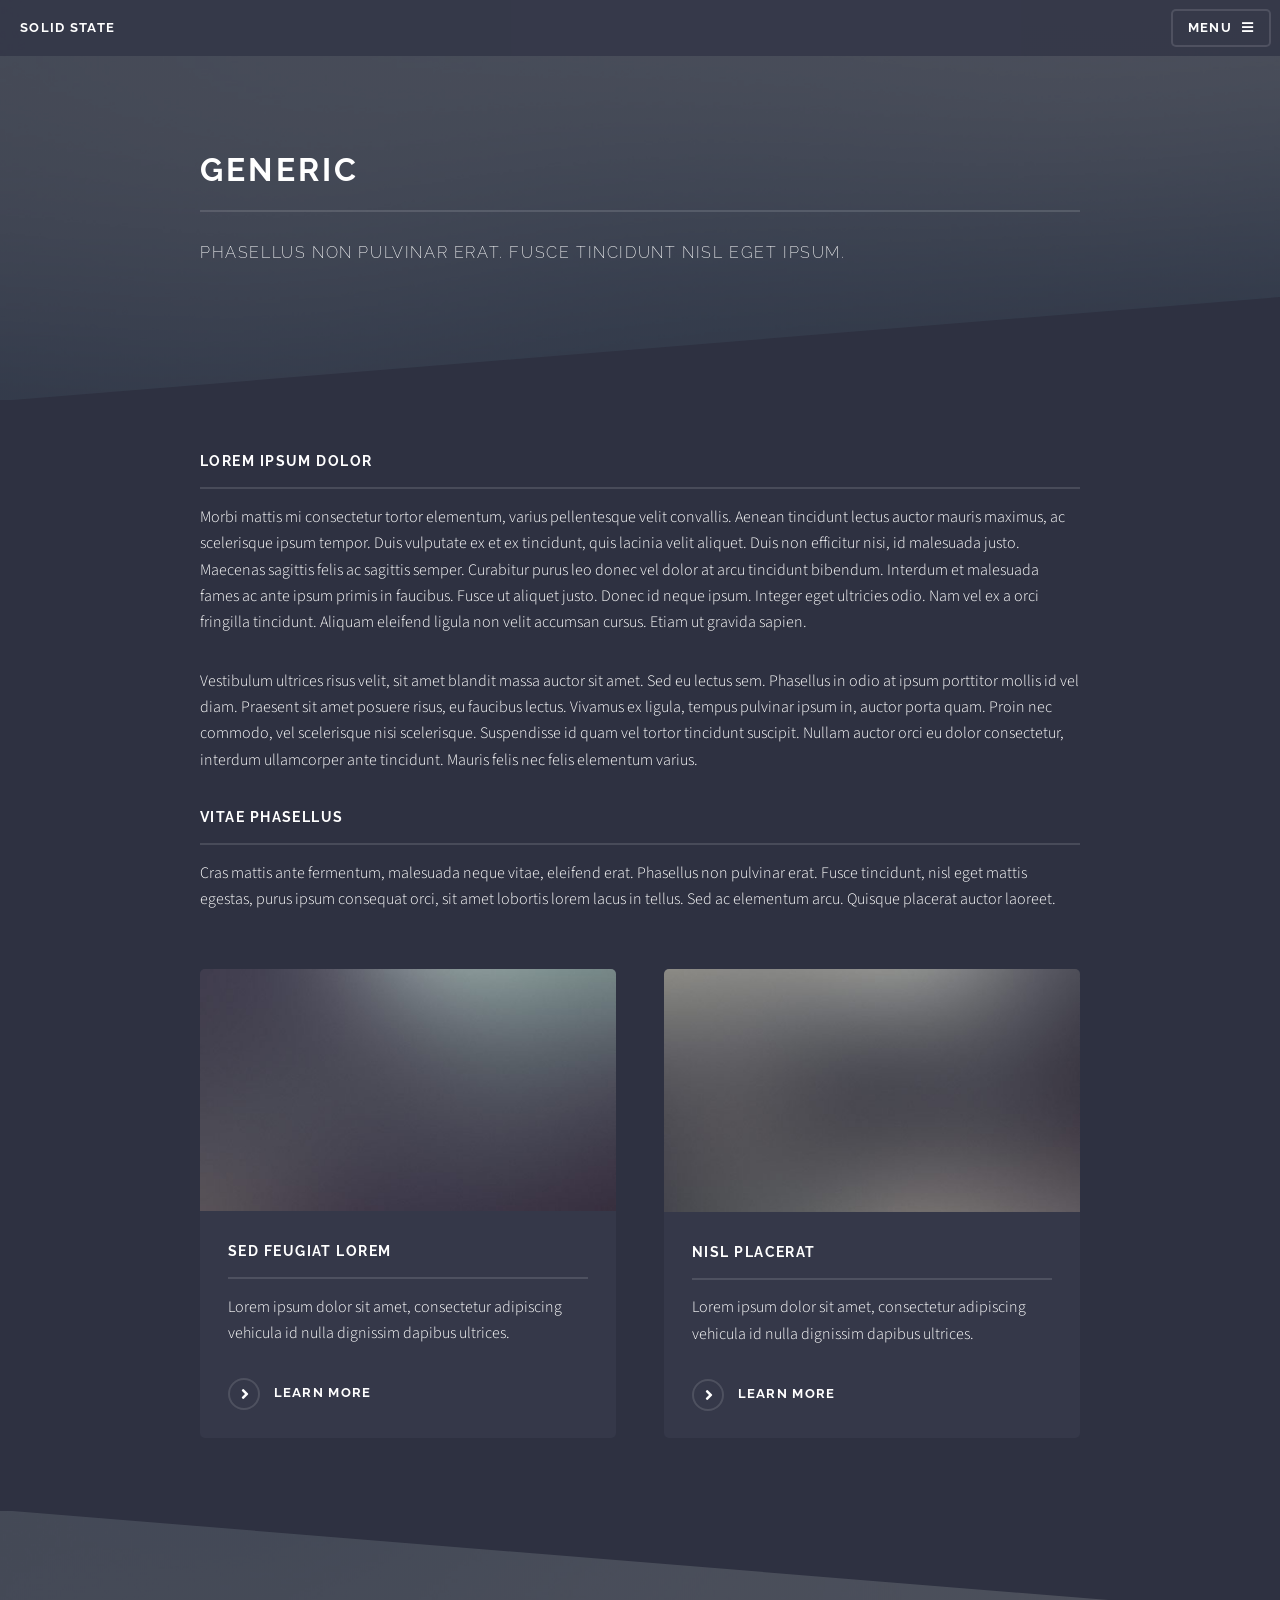
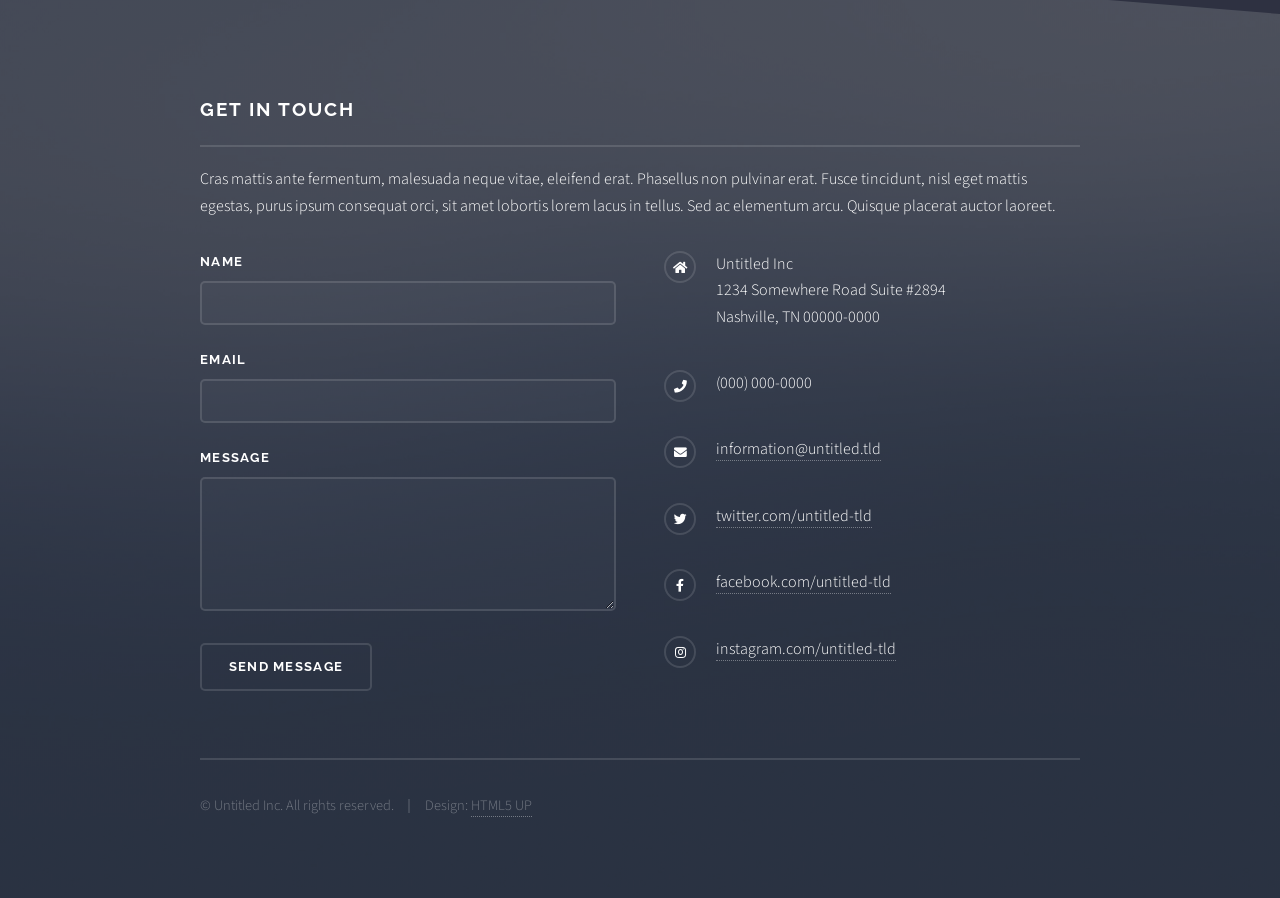
<file: generic.html>
<!DOCTYPE HTML>
<!--
	Solid State by HTML5 UP
	html5up.net | @ajlkn
	Free for personal and commercial use under the CCA 3.0 license (html5up.net/license)
-->
<html>
	<head>
		<title>Generic - Solid State by HTML5 UP</title>
		<meta charset="utf-8" />
		<meta name="viewport" content="width=device-width, initial-scale=1, user-scalable=no" />
		<link rel="stylesheet" href="assets/css/main.css" />
		<noscript><link rel="stylesheet" href="assets/css/noscript.css" /></noscript>
	</head>
	<body class="is-preload">

		<!-- Page Wrapper -->
			<div id="page-wrapper">

				<!-- Header -->
					<header id="header">
						<h1><a href="index.html">Solid State</a></h1>
						<nav>
							<a href="#menu">Menu</a>
						</nav>
					</header>

				<!-- Menu -->
					<nav id="menu">
						<div class="inner">
							<h2>Menu</h2>
							<ul class="links">
								<li><a href="index.html">Home</a></li>
								<li><a href="generic.html">Generic</a></li>
								<li><a href="elements.html">Elements</a></li>
								<li><a href="#">Log In</a></li>
								<li><a href="#">Sign Up</a></li>
							</ul>
							<a href="#" class="close">Close</a>
						</div>
					</nav>

				<!-- Wrapper -->
					<section id="wrapper">
						<header>
							<div class="inner">
								<h2>Generic</h2>
								<p>Phasellus non pulvinar erat. Fusce tincidunt nisl eget ipsum.</p>
							</div>
						</header>

						<!-- Content -->
							<div class="wrapper">
								<div class="inner">

									<h3 class="major">Lorem ipsum dolor</h3>
									<p>Morbi mattis mi consectetur tortor elementum, varius pellentesque velit convallis. Aenean tincidunt lectus auctor mauris maximus, ac scelerisque ipsum tempor. Duis vulputate ex et ex tincidunt, quis lacinia velit aliquet. Duis non efficitur nisi, id malesuada justo. Maecenas sagittis felis ac sagittis semper. Curabitur purus leo donec vel dolor at arcu tincidunt bibendum. Interdum et malesuada fames ac ante ipsum primis in faucibus. Fusce ut aliquet justo. Donec id neque ipsum. Integer eget ultricies odio. Nam vel ex a orci fringilla tincidunt. Aliquam eleifend ligula non velit accumsan cursus. Etiam ut gravida sapien.</p>

									<p>Vestibulum ultrices risus velit, sit amet blandit massa auctor sit amet. Sed eu lectus sem. Phasellus in odio at ipsum porttitor mollis id vel diam. Praesent sit amet posuere risus, eu faucibus lectus. Vivamus ex ligula, tempus pulvinar ipsum in, auctor porta quam. Proin nec commodo, vel scelerisque nisi scelerisque. Suspendisse id quam vel tortor tincidunt suscipit. Nullam auctor orci eu dolor consectetur, interdum ullamcorper ante tincidunt. Mauris felis nec felis elementum varius.</p>

									<h3 class="major">Vitae phasellus</h3>
									<p>Cras mattis ante fermentum, malesuada neque vitae, eleifend erat. Phasellus non pulvinar erat. Fusce tincidunt, nisl eget mattis egestas, purus ipsum consequat orci, sit amet lobortis lorem lacus in tellus. Sed ac elementum arcu. Quisque placerat auctor laoreet.</p>

									<section class="features">
										<article>
											<a href="#" class="image"><img src="images/pic04.jpg" alt="" /></a>
											<h3 class="major">Sed feugiat lorem</h3>
											<p>Lorem ipsum dolor sit amet, consectetur adipiscing vehicula id nulla dignissim dapibus ultrices.</p>
											<a href="#" class="special">Learn more</a>
										</article>
										<article>
											<a href="#" class="image"><img src="images/pic05.jpg" alt="" /></a>
											<h3 class="major">Nisl placerat</h3>
											<p>Lorem ipsum dolor sit amet, consectetur adipiscing vehicula id nulla dignissim dapibus ultrices.</p>
											<a href="#" class="special">Learn more</a>
										</article>
									</section>

								</div>
							</div>

					</section>

				<!-- Footer -->
					<section id="footer">
						<div class="inner">
							<h2 class="major">Get in touch</h2>
							<p>Cras mattis ante fermentum, malesuada neque vitae, eleifend erat. Phasellus non pulvinar erat. Fusce tincidunt, nisl eget mattis egestas, purus ipsum consequat orci, sit amet lobortis lorem lacus in tellus. Sed ac elementum arcu. Quisque placerat auctor laoreet.</p>
							<form method="post" action="#">
								<div class="fields">
									<div class="field">
										<label for="name">Name</label>
										<input type="text" name="name" id="name" />
									</div>
									<div class="field">
										<label for="email">Email</label>
										<input type="email" name="email" id="email" />
									</div>
									<div class="field">
										<label for="message">Message</label>
										<textarea name="message" id="message" rows="4"></textarea>
									</div>
								</div>
								<ul class="actions">
									<li><input type="submit" value="Send Message" /></li>
								</ul>
							</form>
							<ul class="contact">
								<li class="icon solid fa-home">
									Untitled Inc<br />
									1234 Somewhere Road Suite #2894<br />
									Nashville, TN 00000-0000
								</li>
								<li class="icon solid fa-phone">(000) 000-0000</li>
								<li class="icon solid fa-envelope"><a href="#">information@untitled.tld</a></li>
								<li class="icon brands fa-twitter"><a href="#">twitter.com/untitled-tld</a></li>
								<li class="icon brands fa-facebook-f"><a href="#">facebook.com/untitled-tld</a></li>
								<li class="icon brands fa-instagram"><a href="#">instagram.com/untitled-tld</a></li>
							</ul>
							<ul class="copyright">
								<li>&copy; Untitled Inc. All rights reserved.</li><li>Design: <a href="http://html5up.net">HTML5 UP</a></li>
							</ul>
						</div>
					</section>

			</div>

		<!-- Scripts -->
			<script src="assets/js/jquery.min.js"></script>
			<script src="assets/js/jquery.scrollex.min.js"></script>
			<script src="assets/js/browser.min.js"></script>
			<script src="assets/js/breakpoints.min.js"></script>
			<script src="assets/js/util.js"></script>
			<script src="assets/js/main.js"></script>

	</body>
</html>
</file>
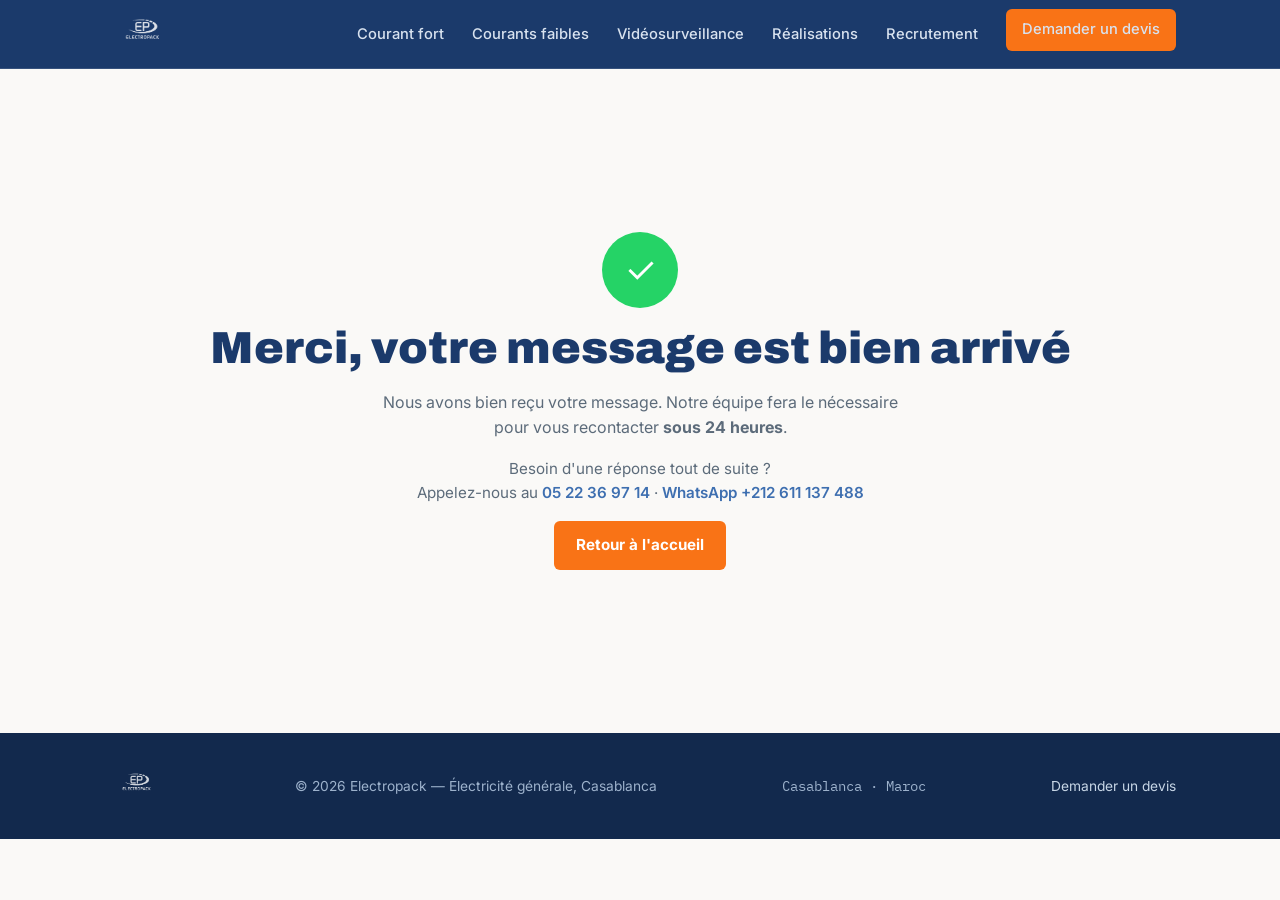
<file: merci.html>
<!DOCTYPE html>
<html lang="fr">
<head>
<meta charset="UTF-8">
<meta name="viewport" content="width=device-width, initial-scale=1.0">
<title>Merci — Candidature envoyée | Electropack</title>
<meta name="description" content="Votre candidature à Electropack a bien été envoyée. Notre équipe revient vers vous sous quelques jours ouvrés.">
<meta name="robots" content="noindex">
<link rel="preconnect" href="https://fonts.googleapis.com">
<link href="https://fonts.googleapis.com/css2?family=Archivo:wght@500;700;900&family=Inter:wght@400;500;600&family=IBM+Plex+Mono:wght@400;500&display=swap" rel="stylesheet">
<link rel="icon" href="assets/favicon.ico" sizes="any">
<link rel="icon" type="image/png" sizes="32x32" href="assets/favicon-32.png">
<link rel="icon" type="image/png" sizes="192x192" href="assets/favicon-192.png">
<link rel="icon" type="image/png" sizes="512x512" href="assets/favicon-512.png">
<link rel="apple-touch-icon" href="assets/apple-touch-icon.png">
<meta name="theme-color" content="#1B3A6B">
<link rel="stylesheet" href="assets/style.css">
</head>
<body>

<header id="top">
  <div class="container nav">
    <a class="logo" href="index.html" aria-label="Electropack — accueil">
      <img src="assets/logo-electropack.png" alt="Electropack">
    </a>
    <nav>
      <ul class="nav-links" id="menu">
        <li><a href="services/electricite-courant-fort/">Courant fort</a></li>
        <li><a href="services/courants-faibles/">Courants faibles</a></li>
        <li><a href="services/controle-acces-videosurveillance/">Vidéosurveillance</a></li>
        <li><a href="realisations/">Réalisations</a></li>
        <li><a href="recrutement.html">Recrutement</a></li>
        <li><a class="btn btn-cta" href="index.html#contact">Demander un devis</a></li>
      </ul>
      <button class="burger" aria-label="Ouvrir le menu" onclick="document.getElementById('menu').classList.toggle('open')">☰</button>
    </nav>
  </div>
</header>

<main>
<section>
  <div class="container thanks">
    <div class="check" aria-hidden="true">✓</div>
    <h1>Merci, votre message est bien arrivé</h1>
    <p>Nous avons bien reçu votre message. Notre équipe fera le nécessaire pour vous recontacter <strong>sous 24 heures</strong>.</p>
    <p class="thanks-contact">Besoin d'une réponse tout de suite ?<br>
      Appelez-nous au <a href="tel:+212522369714">05 22 36 97 14</a> ·
      <a href="https://wa.me/212611137488" target="_blank" rel="noopener">WhatsApp +212 611 137 488</a>
    </p>
    <div class="hero-ctas" style="justify-content:center">
      <a class="btn btn-cta" href="index.html">Retour à l'accueil</a>
    </div>
  </div>
</section>
</main>

<footer>
  <div class="container foot">
    <img class="foot-logo" src="assets/logo-electropack.png" alt="Electropack">
    <span>© 2026 Electropack — Électricité générale, Casablanca</span>
    <span class="mono">Casablanca · Maroc</span>
    <a href="index.html#contact">Demander un devis</a>
  </div>
</footer>

<!-- Retour en haut -->
<a class="to-top" href="#top" aria-label="Retour en haut de page">
  <svg viewBox="0 0 24 24" aria-hidden="true"><path d="M12 19V5M5 12l7-7 7 7"/></svg>
</a>

<script src="assets/enhance.js"></script>
</body>
</html>
</file>
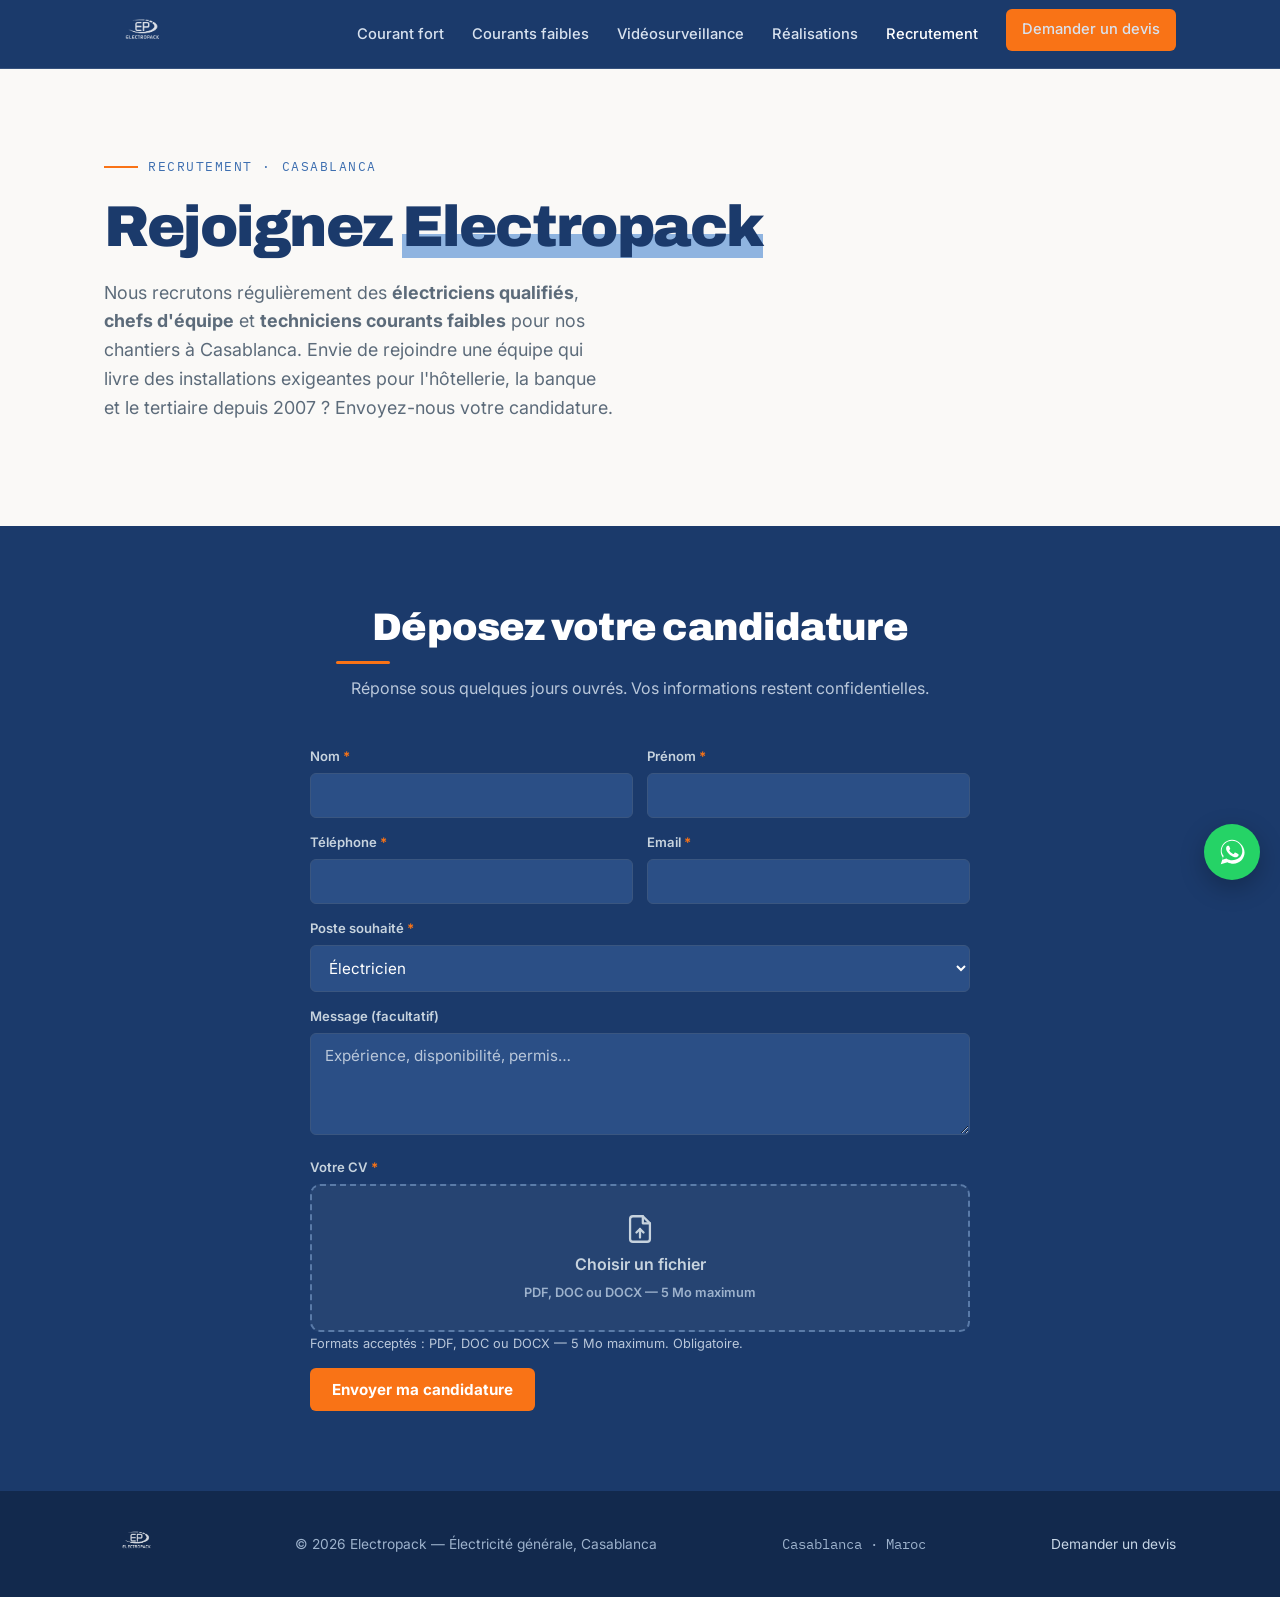
<file: recrutement.html>
<!DOCTYPE html>
<html lang="fr">
<head>
<meta charset="UTF-8">
<meta name="viewport" content="width=device-width, initial-scale=1.0">
<title>Recrutement — Rejoignez Electropack | Électricité à Casablanca</title>
<meta name="description" content="Electropack recrute électriciens qualifiés, chefs d'équipe et techniciens courants faibles à Casablanca. Postulez en ligne : envoyez votre CV en quelques minutes.">
<link rel="preconnect" href="https://fonts.googleapis.com">
<link href="https://fonts.googleapis.com/css2?family=Archivo:wght@500;700;900&family=Inter:wght@400;500;600&family=IBM+Plex+Mono:wght@400;500&display=swap" rel="stylesheet">
<link rel="icon" href="assets/favicon.ico" sizes="any">
<link rel="icon" type="image/png" sizes="32x32" href="assets/favicon-32.png">
<link rel="icon" type="image/png" sizes="192x192" href="assets/favicon-192.png">
<link rel="icon" type="image/png" sizes="512x512" href="assets/favicon-512.png">
<link rel="apple-touch-icon" href="assets/apple-touch-icon.png">
<meta name="theme-color" content="#1B3A6B">
<link rel="stylesheet" href="assets/style.css">
</head>
<body>

<header id="top">
  <div class="container nav">
    <a class="logo" href="index.html" aria-label="Electropack — accueil">
      <img src="assets/logo-electropack.png" alt="Electropack">
    </a>
    <nav>
      <ul class="nav-links" id="menu">
        <li><a href="services/electricite-courant-fort/">Courant fort</a></li>
        <li><a href="services/courants-faibles/">Courants faibles</a></li>
        <li><a href="services/controle-acces-videosurveillance/">Vidéosurveillance</a></li>
        <li><a href="realisations/">Réalisations</a></li>
        <li><a href="recrutement.html" class="active" aria-current="page">Recrutement</a></li>
        <li><a class="btn btn-cta" href="index.html#contact">Demander un devis</a></li>
      </ul>
      <button class="burger" aria-label="Ouvrir le menu" onclick="document.getElementById('menu').classList.toggle('open')">☰</button>
    </nav>
  </div>
</header>

<main>
<!-- INTRO -->
<section class="hero">
  <div class="container">
    <p class="eyebrow">Recrutement · Casablanca</p>
    <h1>Rejoignez <span class="hl">Electropack</span></h1>
    <p class="lede">Nous recrutons régulièrement des <strong>électriciens qualifiés</strong>, <strong>chefs d'équipe</strong> et <strong>techniciens courants faibles</strong> pour nos chantiers à Casablanca. Envie de rejoindre une équipe qui livre des installations exigeantes pour l'hôtellerie, la banque et le tertiaire depuis 2007 ? Envoyez-nous votre candidature.</p>
  </div>
</section>

<!-- FORMULAIRE DE CANDIDATURE -->
<section class="contact">
  <div class="container">
    <div class="sec-head" style="margin-left:auto;margin-right:auto;text-align:center">
      <h2>Déposez votre candidature</h2>
      <p>Réponse sous quelques jours ouvrés. Vos informations restent confidentielles.</p>
    </div>

    <div class="form-wrap">
      <!-- Les candidatures sont envoyées à electropack.installation@gmail.com via FormSubmit.
           Activation FormSubmit : à la 1re candidature, un email de confirmation est envoyé
           à cette adresse ; il faut cliquer le lien une seule fois pour activer le formulaire. -->
      <form action="https://formsubmit.co/electropack.installation@gmail.com" method="POST" enctype="multipart/form-data">
        <!-- Paramètres FormSubmit -->
        <input type="hidden" name="_subject" value="Nouvelle candidature Electropack">
        <input type="hidden" name="_captcha" value="false">
        <input type="hidden" name="_next" value="merci.html">
        <input type="hidden" name="_template" value="table">
        <!-- Anti-spam (doit rester vide) -->
        <input type="text" name="_honey" style="display:none">

        <div class="f-row">
          <div><label for="nom">Nom <span class="req">*</span></label><input id="nom" name="Nom" required></div>
          <div><label for="prenom">Prénom <span class="req">*</span></label><input id="prenom" name="Prénom" required></div>
        </div>
        <div class="f-row">
          <div><label for="tel">Téléphone <span class="req">*</span></label><input id="tel" name="Téléphone" type="tel" required></div>
          <div><label for="email">Email <span class="req">*</span></label><input id="email" name="email" type="email" required></div>
        </div>
        <div><label for="poste">Poste souhaité <span class="req">*</span></label>
          <select id="poste" name="Poste souhaité" required>
            <option value="Électricien">Électricien</option>
            <option value="Chef d'équipe">Chef d'équipe</option>
            <option value="Technicien courants faibles">Technicien courants faibles</option>
            <option value="Autre">Autre</option>
          </select>
        </div>
        <div><label for="msg">Message (facultatif)</label><textarea id="msg" name="Message" rows="4" placeholder="Expérience, disponibilité, permis…"></textarea></div>
        <div class="cv-field" id="cvField">
          <span class="cv-title">Votre CV <span class="req">*</span></span>
          <!-- input natif masqué visuellement mais focusable/fonctionnel (pas de display:none) -->
          <input class="cv-input" id="cv" name="attachment" type="file" accept=".pdf,.doc,.docx" required aria-label="Votre CV (PDF, DOC ou DOCX, 5 Mo maximum)">
          <label for="cv" class="cv-drop" id="cvDrop">
            <svg viewBox="0 0 24 24" fill="none" stroke="currentColor" stroke-width="1.6" stroke-linecap="round" stroke-linejoin="round" aria-hidden="true"><path d="M14 3H7a2 2 0 0 0-2 2v14a2 2 0 0 0 2 2h10a2 2 0 0 0 2-2V8z"/><path d="M14 3v5h5"/><path d="M12 18v-6"/><path d="M9.5 14.5 12 12l2.5 2.5"/></svg>
            <span class="cv-main">Choisir un fichier</span>
            <span class="cv-sub">PDF, DOC ou DOCX — 5 Mo maximum</span>
          </label>
          <div class="cv-selected" id="cvSelected" hidden>
            <svg viewBox="0 0 24 24" fill="none" stroke="currentColor" stroke-width="1.6" stroke-linecap="round" stroke-linejoin="round" aria-hidden="true"><path d="M14 3H7a2 2 0 0 0-2 2v14a2 2 0 0 0 2 2h10a2 2 0 0 0 2-2V8z"/><path d="M14 3v5h5"/></svg>
            <span class="cv-name" id="cvName"></span>
            <button type="button" class="cv-remove" id="cvRemove" aria-label="Retirer le fichier">×</button>
          </div>
          <p class="cv-error" id="cvError" role="alert" hidden></p>
          <p class="form-note">Formats acceptés : PDF, DOC ou DOCX — 5 Mo maximum. Obligatoire.</p>
        </div>
        <button class="btn btn-cta" type="submit">Envoyer ma candidature</button>
      </form>
    </div>
  </div>
</section>
</main>

<footer>
  <div class="container foot">
    <img class="foot-logo" src="assets/logo-electropack.png" alt="Electropack">
    <span>© 2026 Electropack — Électricité générale, Casablanca</span>
    <span class="mono">Casablanca · Maroc</span>
    <a href="index.html#contact">Demander un devis</a>
  </div>
</footer>

<!-- Retour en haut -->
<a class="to-top" href="#top" aria-label="Retour en haut de page">
  <svg viewBox="0 0 24 24" aria-hidden="true"><path d="M12 19V5M5 12l7-7 7 7"/></svg>
</a>

<!-- WhatsApp flottant -->
<a class="wa" href="https://wa.me/212611137488?text=Bonjour%20Electropack%2C%20je%20souhaite%20postuler" aria-label="Contacter Electropack sur WhatsApp" target="_blank" rel="noopener">
  <svg viewBox="0 0 32 32"><path d="M16 3C9.4 3 4 8.4 4 15c0 2.6.8 5 2.3 7L4 29l7.2-2.2c1.9 1 4 1.6 6.2 1.6 6.6 0 12-5.4 12-12S22.6 3 16 3zm0 21.8c-2 0-3.9-.6-5.5-1.6l-.4-.2-4.3 1.3 1.3-4.1-.3-.4C5.7 18.3 5 16.7 5 15 5 9 9.9 4 16 4s11 5 11 11-4.9 9.8-11 9.8zm5.6-7.2c-.3-.2-1.8-.9-2.1-1-.3-.1-.5-.2-.7.2s-.8 1-.9 1.2c-.2.2-.4.2-.7.1-.3-.2-1.3-.5-2.4-1.5-.9-.8-1.5-1.8-1.7-2.1-.2-.3 0-.5.1-.6l.5-.6c.2-.2.2-.3.3-.6.1-.2 0-.4 0-.6-.1-.2-.7-1.7-1-2.3-.2-.6-.5-.5-.7-.5h-.6c-.2 0-.6.1-.9.4-.3.3-1.1 1.1-1.1 2.7s1.2 3.1 1.3 3.3c.2.2 2.3 3.6 5.7 5 3.4 1.4 3.4.9 4 .9.6-.1 1.8-.7 2.1-1.5.3-.7.3-1.4.2-1.5-.1-.1-.3-.2-.6-.4z"/></svg>
</a>

<script>
// Ferme le menu mobile après un clic sur un lien d'ancre
document.querySelectorAll('a[href^="#"]').forEach(a=>{
  a.addEventListener('click',()=>{
    const m=document.getElementById('menu'); if(m) m.classList.remove('open');
  });
});

// --- Champ CV personnalisé (français) : sélection, glisser-déposer, validation ---
(function(){
  var field=document.getElementById('cvField'), input=document.getElementById('cv'),
      drop=document.getElementById('cvDrop'), sel=document.getElementById('cvSelected'),
      nameEl=document.getElementById('cvName'), removeBtn=document.getElementById('cvRemove'),
      errEl=document.getElementById('cvError');
  if(!field||!input) return;
  var MAX=5*1024*1024, RE=/\.(pdf|doc|docx)$/i;

  // État initial : obligatoire et vide -> message natif en français (si l'utilisateur force l'envoi)
  input.setCustomValidity('Merci de joindre votre CV.');

  function showError(msg){ errEl.textContent=msg; errEl.hidden=false; }
  function clearError(){ errEl.hidden=true; errEl.textContent=''; }

  function reset(){
    try{ input.value=''; }catch(e){}
    input.setCustomValidity('Merci de joindre votre CV.');
    sel.hidden=true; drop.hidden=false; nameEl.textContent='';
  }
  function accept(file){
    nameEl.textContent='Fichier sélectionné : '+file.name;
    drop.hidden=true; sel.hidden=false;
    input.setCustomValidity(''); clearError();
  }
  function validate(file){
    if(!RE.test(file.name)) return 'Format non accepté. Choisissez un fichier PDF, DOC ou DOCX.';
    if(file.size>MAX) return 'Fichier trop volumineux : 5 Mo maximum.';
    return null;
  }
  function handle(file){
    if(!file){ reset(); return; }
    var err=validate(file);
    if(err){ showError(err); reset(); return; }
    accept(file);
  }

  input.addEventListener('change', function(){ handle(input.files && input.files[0]); });

  removeBtn.addEventListener('click', function(){ reset(); input.focus(); });

  // Glisser-déposer avec retour visuel orange
  ['dragenter','dragover'].forEach(function(ev){
    drop.addEventListener(ev, function(e){ e.preventDefault(); field.classList.add('dragover'); });
  });
  ['dragleave','dragend'].forEach(function(ev){
    drop.addEventListener(ev, function(e){ e.preventDefault(); field.classList.remove('dragover'); });
  });
  drop.addEventListener('drop', function(e){
    e.preventDefault(); field.classList.remove('dragover');
    var files=e.dataTransfer && e.dataTransfer.files;
    if(!files||!files.length) return;
    var f=files[0], err=validate(f);
    if(err){ showError(err); reset(); return; }
    try{ var dt=new DataTransfer(); dt.items.add(f); input.files=dt.files; }catch(e2){}
    accept(f);
  });

  // Erreur de validation (ex : envoi sans CV) -> message français inline, pas de bulle native mal placée
  input.addEventListener('invalid', function(e){
    e.preventDefault();
    showError(input.validationMessage || 'Merci de joindre votre CV.');
    input.focus();
  });
})();
</script>
<script src="assets/enhance.js"></script>
</body>
</html>
</file>
<file: assets/style.css>
:root{
  --ink:#1B3A6B;          /* bleu marine officiel Electropack (dérivé du logo) */
  --ink-soft:#2B4F86;     /* marine clair : champs, dégradés */
  --ink-deep:#12294D;     /* marine profond : footer, dégradés */
  --paper:#FAF9F7;        /* blanc cassé très légèrement chaud (sections claires) */
  --warm:#F5F2ED;         /* blanc cassé plus chaud : bandes dédiées (Qui sommes-nous) */
  --grey:#5C6B7A;
  --line:#E3DED7;         /* filet doux légèrement chaud */
  --steel:#3E6FB0;        /* bleu acier : liens & accents sur fond clair */
  --steel-light:#8FB4E0;  /* bleu acier clair : accents sur fond marine */
  --cta:#F97316;          /* orange vif : boutons d'action uniquement */
  --cta-dark:#EA580C;     /* orange survol */
  --radius:6px;
}
*{margin:0;padding:0;box-sizing:border-box}
html{scroll-behavior:smooth}
@media (prefers-reduced-motion: reduce){html{scroll-behavior:auto} *{animation:none!important;transition:none!important}}
body{font-family:'Inter',sans-serif;color:var(--ink);background:var(--paper);line-height:1.6;font-size:16px}
h1,h2,h3{font-family:'Archivo',sans-serif;line-height:1.1}
.mono{font-family:'IBM Plex Mono',monospace}
.container{max-width:1120px;margin:0 auto;padding:0 24px}
a{color:inherit}

/* ---------- Header ---------- */
header{position:sticky;top:0;z-index:50;background:var(--ink);border-bottom:1px solid rgba(255,255,255,.12)}
.nav{display:flex;align-items:center;justify-content:space-between;height:68px}
.logo{display:flex;align-items:center;text-decoration:none}
.logo img{height:40px;width:auto;display:block}
.nav-links{display:flex;gap:28px;list-style:none;align-items:center}
.nav-links a{text-decoration:none;font-weight:500;font-size:.92rem;color:#D8E2EF}
.nav-links a:hover{color:#fff}
.nav-links a.active{color:#fff}
.btn{display:inline-block;text-decoration:none;font-weight:600;font-size:.95rem;padding:12px 22px;border-radius:var(--radius);transition:transform .15s ease, box-shadow .15s ease}
.btn:focus-visible{outline:3px solid var(--steel-light);outline-offset:2px}
.btn-cta{background:var(--cta);color:#fff;font-weight:700}
.btn-cta:hover{background:var(--cta-dark);transform:translateY(-1px);box-shadow:0 6px 18px rgba(249,115,22,.45)}
.btn-ghost{border:1.5px solid var(--ink);color:var(--ink)}
.btn-ghost:hover{background:var(--ink);color:#fff}
.btn-ghost-light{border:1.5px solid rgba(255,255,255,.7);color:#fff}
.btn-ghost-light:hover{background:#fff;color:var(--ink)}
.nav .btn{padding:9px 16px}
.burger{display:none;background:none;border:none;color:#fff;font-size:1.6rem;cursor:pointer}

/* ---------- Hero ---------- */
.hero{position:relative;padding:88px 0 72px;overflow:hidden}
.eyebrow{font-family:'IBM Plex Mono';font-size:.8rem;letter-spacing:.12em;text-transform:uppercase;color:var(--steel);display:flex;align-items:center;gap:10px;margin-bottom:18px}
.eyebrow::before{content:"";width:34px;height:2px;background:var(--cta)}
.hero h1{font-size:clamp(2.2rem,5vw,3.6rem);font-weight:900;letter-spacing:-.025em;margin-bottom:20px}
.hero h1 .hl{background:linear-gradient(transparent 62%, var(--steel-light) 62%)}
.hero p.lede{font-size:1.12rem;color:var(--grey);max-width:32rem;margin-bottom:32px}
.hero-ctas{display:flex;gap:14px;flex-wrap:wrap}
.trust{margin-top:0;padding-top:0;border-top:0}
.trust p{font-family:'IBM Plex Mono';font-size:.75rem;letter-spacing:.1em;text-transform:uppercase;color:var(--grey);margin-bottom:14px}

/* ---------- Chiffres (compteurs odomètre) ---------- */
.stats{background:var(--ink);color:#fff;padding:60px 0}
.stats-grid{display:grid;grid-template-columns:repeat(4,1fr);gap:32px}
.stat{text-align:center}
.stat-ico{width:44px;height:44px;margin:0 auto 12px;color:var(--steel-light)}
.stat-ico svg{width:100%;height:100%;display:block;overflow:visible}
html.js .stat-ico{animation:ic-breathe 4.2s ease-in-out infinite}
.stat:nth-child(2) .stat-ico{animation-delay:.4s}
.stat:nth-child(3) .stat-ico{animation:ic-flick 3.6s ease-in-out infinite}
.stat:nth-child(4) .stat-ico{animation-delay:.8s}
@keyframes ic-breathe{0%,100%{opacity:.82;transform:translateY(0)}50%{opacity:1;transform:translateY(-3px)}}
@keyframes ic-flick{0%,100%{opacity:1}46%{opacity:.5}50%{opacity:1}}
.stat .num{font-family:'IBM Plex Mono';font-size:clamp(2.6rem,4.5vw,3.4rem);font-weight:600;color:#fff;line-height:1}
.stat .lbl{font-size:.9rem;color:#B9C7DA;margin-top:8px}
/* Mécanique de l'odomètre : chaque chiffre est une bobine 0-9 qui roule */
.num.odometer{display:inline-flex;align-items:flex-start;justify-content:center;height:1em;overflow:hidden}
.od-reel{display:inline-block;height:1em;overflow:hidden;vertical-align:top}
.od-col{display:flex;flex-direction:column;transform:translateY(0);will-change:transform}
.od-d{height:1em;line-height:1;display:block;text-align:center}
.od-fix{display:inline-block;height:1em;line-height:1;white-space:pre}
.num.counted{animation:od-glow .95s ease}
@keyframes od-glow{0%{text-shadow:none}28%{text-shadow:0 0 20px rgba(249,115,22,.95),0 0 7px rgba(249,115,22,.75)}100%{text-shadow:none}}

/* ---------- Sections ---------- */
section{padding:80px 0}
.sec-head{margin-bottom:44px;max-width:38rem}
.sec-head h2{font-size:clamp(1.7rem,3.4vw,2.4rem);font-weight:900;letter-spacing:-.02em;margin-bottom:12px}
.sec-head p{color:var(--grey)}

/* Services */
.svc-grid{display:grid;grid-template-columns:repeat(3,1fr);gap:20px}
.svc{border:1px solid rgba(27,58,107,.06);border-radius:12px;padding:28px 24px;background:#fff;box-shadow:0 4px 18px rgba(20,41,77,.06);transition:border-color .15s, transform .15s, box-shadow .15s}
.svc:hover{border-color:transparent;transform:translateY(-3px)}

/* Mini-illustrations animées en haut des cartes services */
.svc-illus{height:66px;margin-bottom:16px;display:flex;align-items:center}
.svc-illus svg{height:100%;width:auto;max-width:100%;overflow:visible}
.si-stroke{fill:none;stroke:#3E6FB0;stroke-width:1.7;stroke-linecap:round;stroke-linejoin:round}
.si-accent{fill:none;stroke:#F97316;stroke-width:2;stroke-linecap:round}
.si-accent-f{fill:#F97316}
/* Carte 1 — disjoncteurs qui s'enclenchent */
.si-brk{transform-box:fill-box;transform-origin:center}
html.js .si-brk{animation:si-brk 3.4s ease-in-out infinite}
.si-brk.b2{animation-delay:.3s}.si-brk.b3{animation-delay:.6s}.si-brk.b4{animation-delay:.9s}.si-brk.b5{animation-delay:1.2s}
@keyframes si-brk{0%,44%,100%{transform:translateY(3px)}54%,94%{transform:translateY(-2px)}}
html.js .svc:hover .si-brk{animation-duration:.9s}
/* Carte 2 — ondes qui émanent */
.si-wave{fill:none;stroke:#F97316;stroke-width:1.8;stroke-linecap:round;opacity:0;transform-box:fill-box;transform-origin:center bottom}
html.js .si-wave{animation:si-wave 2.6s ease-out infinite}
.si-wave.w2{animation-delay:.5s}.si-wave.w3{animation-delay:1s}
@keyframes si-wave{0%{opacity:0;transform:translateY(4px) scale(.9)}30%{opacity:.9}100%{opacity:0;transform:translateY(-2px) scale(1.06)}}
html.js .svc:hover .si-wave{animation-duration:1.4s}
/* Carte 3 — badge + lecteur, LED verte */
.si-led2{fill:#F97316;opacity:.6;transform-box:fill-box;transform-origin:center}
html.js .si-led2{animation:si-led2 2.8s ease-in-out infinite}
@keyframes si-led2{0%,100%{opacity:.5}50%{opacity:1}}
.si-badge2{transform-box:fill-box;transform-origin:center}
html.js .si-badge2{animation:si-badge2 3.2s ease-in-out infinite}
@keyframes si-badge2{0%,100%{transform:translateX(0)}45%,60%{transform:translateX(10px)}}
.svc:hover .si-led2{fill:#34D399;opacity:1;animation:none}
html.js .svc:hover .si-badge2{transform:translateX(14px);animation:none;transition:transform .4s}

.svc .ico{width:44px;height:44px;border-radius:8px;background:var(--ink);color:var(--steel-light);display:flex;align-items:center;justify-content:center;font-size:1.2rem;margin-bottom:18px}
.svc h3{font-size:1.08rem;margin-bottom:10px}
.svc p{font-size:.92rem;color:var(--grey)}
.svc ul{margin-top:12px;list-style:none}
.svc li{font-size:.88rem;color:var(--grey);padding-left:18px;position:relative;margin-bottom:5px}
.svc li::before{content:"—";position:absolute;left:0;color:var(--cta)}

/* Projets */
.projects{background:var(--paper);border-top:1px solid var(--line);border-bottom:1px solid var(--line)}
.proj-grid{display:grid;grid-template-columns:repeat(3,1fr);gap:20px}
.proj{border:1px solid var(--line);border-radius:10px;overflow:hidden;background:var(--paper)}
.proj .body{padding:20px}
.proj h3{font-size:1rem;margin-bottom:6px}
.proj p{font-size:.88rem;color:var(--grey)}

/* Pourquoi nous */
.why-grid{display:grid;grid-template-columns:repeat(2,1fr);gap:18px 40px}
.why{display:flex;gap:16px;align-items:flex-start}
.why .n{font-family:'IBM Plex Mono';color:var(--steel);font-size:.85rem;margin-top:3px;white-space:nowrap}
.why h3{font-size:1.02rem;margin-bottom:4px}
.why p{font-size:.9rem;color:var(--grey)}

/* Contact / formulaires sur fond marine */
.contact{background:var(--ink);color:#fff}
.contact .sec-head h2{color:#fff}
.contact .sec-head p{color:#B9C7DA}
.contact-grid{display:grid;grid-template-columns:1fr 1.1fr;gap:48px}
.c-info div{margin-bottom:22px}
.c-info .lbl{font-family:'IBM Plex Mono';font-size:.72rem;letter-spacing:.1em;text-transform:uppercase;color:var(--steel-light);margin-bottom:4px}
.c-info a{color:#fff;text-decoration:none}
.c-info a:hover{text-decoration:underline}
form{display:grid;gap:14px}
.f-row{display:grid;grid-template-columns:1fr 1fr;gap:14px}
label{font-size:.82rem;font-weight:600;color:#C7D3DE;display:block;margin-bottom:6px}
input,select,textarea{width:100%;padding:12px 14px;border-radius:var(--radius);border:1px solid #3A5680;background:var(--ink-soft);color:#fff;font-family:'Inter';font-size:.95rem}
input::placeholder,textarea::placeholder{color:#B9C7DA}
input:focus,select:focus,textarea:focus{outline:2px solid var(--steel-light);border-color:var(--steel-light)}
input[type=file]{padding:10px 12px;cursor:pointer;color:#C7D3DE}
input[type=file]::file-selector-button{font-family:'Inter';font-weight:600;border:none;border-radius:4px;padding:8px 14px;margin-right:12px;background:#fff;color:var(--ink);cursor:pointer}
form .btn{border:none;cursor:pointer;justify-self:start;font-family:'Inter'}
.form-wrap{max-width:660px;margin:0 auto}
.form-note{font-size:.8rem;color:#B9C7DA;margin-top:-4px}
.req{color:var(--cta);font-weight:700}

/* Champ CV personnalisé (français) — zone de dépôt stylisée */
.cv-field{position:relative}
.cv-title{display:block;font-size:.82rem;font-weight:600;color:#C7D3DE;margin-bottom:6px}
/* input natif masqué mais focusable (surtout PAS display:none) */
.cv-input{position:absolute;width:1px;height:1px;padding:0;margin:-1px;overflow:hidden;
  clip:rect(0 0 0 0);white-space:nowrap;border:0}
.cv-drop{display:flex;flex-direction:column;align-items:center;justify-content:center;gap:6px;
  text-align:center;padding:26px 18px;border:2px dashed rgba(143,180,224,.5);border-radius:10px;
  background:rgba(255,255,255,.05);color:#C7D3DE;cursor:pointer;
  transition:border-color .2s ease,color .2s ease,background .2s ease}
.cv-drop svg{width:34px;height:34px}
.cv-drop .cv-main{font-family:'Inter';font-weight:600;font-size:1rem}
.cv-drop .cv-sub{font-size:.8rem;color:#9DB2CC}
.cv-drop[hidden],.cv-selected[hidden]{display:none}
.cv-drop:hover,.cv-field.dragover .cv-drop{border-color:var(--cta);color:var(--cta)}
.cv-field.dragover .cv-drop{background:rgba(249,115,22,.10)}
.cv-input:focus-visible ~ .cv-drop{outline:3px solid var(--steel-light);outline-offset:2px}
.cv-selected{display:flex;align-items:center;gap:10px;padding:11px 14px;
  background:rgba(255,255,255,.06);border:1px solid rgba(143,180,224,.3);border-radius:9px;
  color:#fff;font-size:.9rem}
.cv-selected svg{width:20px;height:20px;flex:0 0 auto;color:var(--steel-light)}
.cv-selected .cv-name{flex:1;word-break:break-all}
.cv-remove{background:none;border:none;color:#C7D3DE;font-size:1.35rem;line-height:1;cursor:pointer;padding:0 4px;transition:color .2s ease}
.cv-remove:hover{color:var(--cta)}
.cv-remove:focus-visible{outline:2px solid var(--steel-light);outline-offset:2px;border-radius:4px}
.cv-error{color:#FCA5A5;font-size:.82rem;margin-top:8px}

/* Page merci */
.thanks{min-height:56vh;display:flex;flex-direction:column;align-items:center;justify-content:center;text-align:center;gap:16px}
.thanks .check{width:76px;height:76px;border-radius:50%;background:#25D366;display:flex;align-items:center;justify-content:center;color:#fff;font-size:2.3rem}
.thanks h1{font-size:clamp(1.9rem,4vw,2.8rem);font-weight:900}
.thanks p{color:var(--grey);max-width:34rem}
.thanks-contact{font-size:.95rem}
.thanks-contact a{color:var(--steel);font-weight:600;text-decoration:none}
.thanks-contact a:hover{text-decoration:underline}

/* Footer */
footer{background:var(--ink-deep);color:#9DB2CC;padding:36px 0;font-size:.86rem}
.foot{display:flex;justify-content:space-between;gap:20px;flex-wrap:wrap;align-items:center}
.foot-logo{height:34px;width:auto;opacity:.95}
footer a{color:#C7D6E6;text-decoration:none}
footer a:hover{color:#fff}

/* WhatsApp flottant */
.wa{position:fixed;right:20px;bottom:20px;z-index:60;width:56px;height:56px;border-radius:50%;background:#25D366;display:flex;align-items:center;justify-content:center;box-shadow:0 8px 24px rgba(0,0,0,.25);text-decoration:none}
.wa svg{width:30px;height:30px;fill:#fff}
.wa:hover{transform:scale(1.06)}

/* Responsive */
@media (max-width:900px){
  .contact-grid{grid-template-columns:1fr}
  .svc-grid,.proj-grid{grid-template-columns:1fr 1fr}
  .stats-grid{grid-template-columns:repeat(2,1fr);gap:24px}
  .why-grid{grid-template-columns:1fr}
  .nav-links{display:none}
  .burger{display:block}
  .nav-links.open{display:flex;position:absolute;top:68px;left:0;right:0;background:var(--ink);flex-direction:column;padding:20px 24px;border-bottom:1px solid rgba(255,255,255,.12);gap:16px;align-items:flex-start}
}
@media (max-width:600px){
  .svc-grid,.proj-grid{grid-template-columns:1fr}
  .f-row{grid-template-columns:1fr}
  section{padding:56px 0}
  .hero{padding:56px 0 48px}
}

/* ============================================================
   MONTÉE EN GAMME — animations & interactions (vanilla, 60fps)
   transforms/opacity uniquement · respecte prefers-reduced-motion
   ============================================================ */

/* --- 1. Révélations au scroll (actives seulement si JS présent) --- */
html.js .reveal{opacity:0;transform:translateY(20px);will-change:opacity,transform}
html.js .reveal.in{opacity:1;transform:none;transition:opacity .6s cubic-bezier(.22,.61,.36,1),transform .6s cubic-bezier(.22,.61,.36,1)}
html.js .reveal.stagger>*{opacity:0;transform:translateY(18px)}
html.js .reveal.stagger.in>*{opacity:1;transform:none;transition:opacity .55s ease,transform .55s ease}
html.js .reveal.stagger.in>*:nth-child(2){transition-delay:.09s}
html.js .reveal.stagger.in>*:nth-child(3){transition-delay:.18s}
html.js .reveal.stagger.in>*:nth-child(4){transition-delay:.27s}

/* Trait orange qui s'étire sous les titres de section */
.sec-head h2{position:relative;padding-bottom:16px}
.sec-head h2::after{content:"";position:absolute;left:0;bottom:0;height:3px;width:54px;background:var(--cta);border-radius:2px;transform:scaleX(1);transform-origin:left}
html.js .sec-head.reveal h2::after{transform:scaleX(0)}
html.js .sec-head.reveal.in h2::after{transform:scaleX(1);transition:transform .6s ease .2s}

/* --- 2. Hero premium (accueil uniquement) --- */
.hero-home{background:var(--ink-deep);color:#fff}
.hero-home .container{position:relative;z-index:1}
.hero-home .eyebrow{color:var(--steel-light)}
.hero-home h1{color:#fff}
.hero-home p.lede{color:#C7D3DE}

/* Titre mot par mot */
html.js .hero-home h1 .word{display:inline-block;opacity:0;transform:translateY(14px)}
html.js .hero-home h1.animate .word{opacity:1;transform:none;transition:opacity .5s ease,transform .5s ease}

/* Rotation de mots-clés */
.rotator{color:var(--cta);display:inline-block}
.rotator .rot-word{display:inline-block;transition:opacity .3s ease,transform .3s ease}
.rotator .rot-word.out{opacity:0;transform:translateY(-8px)}

/* --- 3. Bandeau clients défilant --- */
.marquee{position:relative;overflow:hidden;-webkit-mask-image:linear-gradient(90deg,transparent,#000 8%,#000 92%,transparent);mask-image:linear-gradient(90deg,transparent,#000 8%,#000 92%,transparent)}
.marquee-track{display:flex;width:max-content;animation:marquee 34s linear infinite}
.marquee:hover .marquee-track{animation-play-state:paused}
.marquee-group{display:flex;align-items:center;gap:44px;padding-right:44px;margin:0;list-style:none}
.mq-item{flex:0 0 auto;display:flex;align-items:center;justify-content:center;height:40px}
.mq-plate{font-family:'Archivo';font-weight:700;font-size:1.02rem;color:#8FA3B8;white-space:nowrap;letter-spacing:.02em}
.mq-logo{height:30px;width:auto;display:block;object-fit:contain;filter:grayscale(1) brightness(1.7);opacity:.85}
@keyframes marquee{to{transform:translateX(-50%)}}
@media (prefers-reduced-motion:reduce){
  .marquee-track{animation:none;flex-wrap:wrap;justify-content:center;width:100%}
  .marquee-group{flex-wrap:wrap;justify-content:center;gap:10px 14px;padding-right:0}
  .marquee-group[aria-hidden="true"]{display:none}
}

/* --- 4. Micro-interactions --- */
.svc{transition:border-color .2s ease,transform .2s ease,box-shadow .2s ease}
.svc:hover{border-color:var(--steel);transform:translateY(-4px);box-shadow:0 14px 30px rgba(27,58,107,.14)}
.svc .ico{transition:background .2s ease,color .2s ease}
.svc:hover .ico{background:var(--cta);color:#fff}
.proj{transition:transform .2s ease,box-shadow .2s ease}
.proj:hover{transform:translateY(-4px);box-shadow:0 14px 30px rgba(27,58,107,.14)}
/* Brillance qui traverse les boutons orange */
.btn-cta{position:relative;overflow:hidden}
.btn-cta::after{content:"";position:absolute;top:0;left:-130%;width:55%;height:100%;background:linear-gradient(120deg,transparent,rgba(255,255,255,.35),transparent);transform:skewX(-20deg);pointer-events:none}
.btn-cta:hover::after{animation:shine .75s ease}
@keyframes shine{to{left:140%}}
/* Scrollspy : soulignement du lien actif */
.nav-links a:not(.btn){position:relative}
.nav-links a:not(.btn)::after{content:"";position:absolute;left:0;bottom:-6px;height:2px;width:100%;background:var(--cta);transform:scaleX(0);transform-origin:left;transition:transform .25s ease}
.nav-links a:not(.btn):hover::after,.nav-links a:not(.btn).current::after{transform:scaleX(1)}

/* --- 5. Section "Notre méthode" (timeline) --- */
.methode{background:var(--paper)}
.timeline{display:grid;grid-template-columns:repeat(4,1fr);gap:24px;position:relative;margin-top:12px}
.timeline::before{content:"";position:absolute;top:26px;left:calc(12.5% + 4px);right:calc(12.5% + 4px);height:2px;background:var(--line)}
.timeline::after{content:"";position:absolute;top:26px;left:calc(12.5% + 4px);width:0;height:2px;background:var(--cta);transition:width 1.6s ease}
.timeline.in::after{width:75%}
.step{position:relative;text-align:center;padding:0 6px}
.step .dot{width:54px;height:54px;border-radius:50%;background:#fff;border:2px solid var(--line);color:var(--steel);font-family:'IBM Plex Mono';font-weight:500;font-size:1.05rem;display:flex;align-items:center;justify-content:center;margin:0 auto 16px;position:relative;z-index:1;transition:border-color .4s ease,color .4s ease,background .4s ease,transform .4s ease}
.timeline.in .step:nth-child(1) .dot{background:var(--cta);border-color:var(--cta);color:#fff;transition-delay:.1s}
.timeline.in .step:nth-child(2) .dot{background:var(--cta);border-color:var(--cta);color:#fff;transition-delay:.5s}
.timeline.in .step:nth-child(3) .dot{background:var(--cta);border-color:var(--cta);color:#fff;transition-delay:.9s}
.timeline.in .step:nth-child(4) .dot{background:var(--cta);border-color:var(--cta);color:#fff;transition-delay:1.3s}
.step h3{font-size:1rem;margin-bottom:6px}
.step p{font-size:.88rem;color:var(--grey)}

/* --- 6. Bandeau final d'appel à l'action --- */
.cta-band{background:linear-gradient(120deg,var(--ink),var(--ink-deep));color:#fff;padding:52px 0}
.cta-band .wrap{display:flex;align-items:center;justify-content:space-between;gap:28px;flex-wrap:wrap}
.cta-band h2{font-size:clamp(1.5rem,3vw,2.1rem);font-weight:900;letter-spacing:-.02em}
.cta-actions{display:flex;align-items:center;gap:24px;flex-wrap:wrap}
.cta-band .phone{font-family:'IBM Plex Mono';font-size:1.5rem;color:#fff;text-decoration:none;white-space:nowrap}
.cta-band .phone:hover{color:var(--steel-light)}

/* --- 7. Finitions : header compact + back-to-top + footer enrichi --- */
header{transition:box-shadow .25s ease,background .25s ease}
header.scrolled{box-shadow:0 6px 22px rgba(9,20,40,.30)}
.nav{transition:height .25s ease}
header.scrolled .nav{height:56px}
.logo img{transition:height .2s ease}
header.scrolled .logo img{height:34px}

.to-top{position:fixed;left:20px;bottom:20px;z-index:60;width:46px;height:46px;border-radius:50%;background:var(--ink);color:#fff;border:1px solid rgba(255,255,255,.18);display:flex;align-items:center;justify-content:center;cursor:pointer;opacity:0;visibility:hidden;transform:translateY(10px);transition:opacity .3s ease,transform .3s ease,background .2s ease;text-decoration:none}
.to-top.show{opacity:1;visibility:visible;transform:none}
.to-top:hover{background:var(--cta)}
.to-top svg{width:20px;height:20px;fill:none;stroke:currentColor;stroke-width:2.2}

.foot-rich{display:grid;grid-template-columns:1.5fr 1fr 1.2fr;gap:36px;padding-bottom:28px;border-bottom:1px solid rgba(255,255,255,.1);margin-bottom:22px}
.foot-brand .foot-logo{margin-bottom:14px}
.foot-brand p{color:#9DB2CC;font-size:.88rem;max-width:26rem}
.foot-col h4{font-family:'IBM Plex Mono';font-weight:500;font-size:.72rem;letter-spacing:.1em;text-transform:uppercase;color:var(--steel-light);margin-bottom:14px}
.foot-col a,.foot-col p{display:block;color:#C7D6E6;text-decoration:none;font-size:.9rem;margin-bottom:9px}
.foot-col a:hover{color:#fff}
.foot-bottom{display:flex;justify-content:space-between;gap:16px;flex-wrap:wrap;align-items:center}

/* --- Responsive des nouveaux blocs --- */
@media (max-width:820px){
  .timeline{grid-template-columns:1fr;gap:20px;margin-top:4px}
  .timeline::before,.timeline::after{display:none}
  .step{display:flex;text-align:left;align-items:flex-start;gap:16px;padding:0}
  .step .dot{margin:0;flex:0 0 auto}
  .cta-band .wrap{flex-direction:column;align-items:flex-start}
  .foot-rich{grid-template-columns:1fr;gap:26px}
}

/* ============================================================
   TÉMOIGNAGES (carrousel plein cadre) + ATTESTATIONS (galerie + lightbox)
   ============================================================ */
.tst{background:var(--paper);padding:0 0 84px}

/* Bande marine : un seul témoignage à la fois, en grand */
.tst-band{background:radial-gradient(120% 130% at 50% 0%,#274674 0%,var(--ink) 55%,var(--ink-deep) 100%);color:#fff;padding:78px 0;margin-bottom:66px}
.tst-band .sec-head{max-width:none;text-align:center;margin:0 auto 8px}
.tst-band .sec-head h2{color:#fff}
.tst-band .sec-head h2::after{left:50%;transform:translateX(-50%) scaleX(1);transform-origin:center}
html.js .tst-band .sec-head.reveal h2::after{transform:translateX(-50%) scaleX(0)}
html.js .tst-band .sec-head.reveal.in h2::after{transform:translateX(-50%) scaleX(1);transition:transform .6s ease .2s}
.tst-band .sec-head p{color:#B9C7DA}

.tst-carousel{position:relative;max-width:860px;margin:34px auto 0}
.tst-stage{display:grid}
.tslide{grid-area:1/1;opacity:0;visibility:hidden;transition:opacity .6s ease;text-align:center;padding:0 8px}
.tslide.is-active{opacity:1;visibility:visible}
.tslide blockquote{font-family:'Archivo';font-weight:700;font-size:clamp(1.3rem,2.7vw,1.8rem);line-height:1.5;letter-spacing:-.01em;color:#fff}
.tslide figcaption{margin-top:28px}
.tst-sep{width:42px;height:3px;background:var(--cta);border-radius:2px;margin:0 auto 16px}
.tst-name{display:block;font-family:'Archivo';font-weight:900;font-size:1.02rem;color:#fff}
.tslide .tst-co{display:block;font-family:'IBM Plex Mono';font-size:.82rem;color:var(--steel-light);margin-top:3px}
.tst-att-link{display:inline-block;margin-top:16px;font-size:.82rem;font-weight:600;color:var(--cta);text-decoration:none}
.tst-att-link:hover{text-decoration:underline}

.tst-controls{display:flex;align-items:center;justify-content:center;gap:18px;margin-top:34px}
.tst-arrow{width:40px;height:40px;border-radius:50%;border:1px solid rgba(255,255,255,.28);background:transparent;color:#fff;font-size:1.5rem;line-height:1;cursor:pointer;display:flex;align-items:center;justify-content:center;transition:background .2s ease,border-color .2s ease}
.tst-arrow:hover{background:rgba(255,255,255,.14);border-color:rgba(255,255,255,.55)}
.tst-dots{display:flex;gap:9px}
.tst-dots button{width:9px;height:9px;border-radius:50%;border:none;background:rgba(255,255,255,.3);cursor:pointer;padding:0;transition:background .2s ease,transform .2s ease}
.tst-dots button.active{background:var(--cta);transform:scale(1.3)}

/* Lightbox améliorée : navigation + compteur */
.lb{position:fixed;inset:0;z-index:200;background:rgba(0,0,0,.85);display:flex;align-items:center;justify-content:center;padding:32px;opacity:0;visibility:hidden;transition:opacity .25s ease}
.lb.open{opacity:1;visibility:visible}
.lb-fig{display:flex;flex-direction:column;align-items:center;gap:14px;max-width:92vw}
.lb-fig img{max-width:min(92vw,780px);max-height:90vh;border-radius:4px;box-shadow:0 24px 70px rgba(0,0,0,.6)}
.lb-cap{display:flex;gap:16px;align-items:center;color:#fff;font-family:'IBM Plex Mono';font-size:.85rem}
.lb-label{font-weight:500}
.lb-count{color:#9DB2CC}
.lb-close{position:absolute;top:18px;right:22px;width:44px;height:44px;border-radius:50%;border:1px solid rgba(255,255,255,.3);background:rgba(255,255,255,.08);color:#fff;font-size:1.7rem;line-height:1;cursor:pointer;display:flex;align-items:center;justify-content:center;transition:background .2s ease}
.lb-close:hover{background:rgba(255,255,255,.2)}
.lb-nav{position:fixed;top:50%;transform:translateY(-50%);width:52px;height:52px;border-radius:50%;border:1px solid rgba(255,255,255,.3);background:rgba(255,255,255,.08);color:#fff;font-size:2rem;line-height:1;cursor:pointer;display:flex;align-items:center;justify-content:center;transition:background .2s ease}
.lb-nav:hover{background:rgba(255,255,255,.2)}
.lb-prev{left:18px}
.lb-next{right:18px}

@media (max-width:600px){
  .tst-band{padding:60px 0;margin-bottom:52px}
  .lb-nav{width:44px;height:44px;font-size:1.6rem}
  .lb-prev{left:8px}.lb-next{right:8px}
  .lb-fig img{max-height:80vh}
}

/* ============================================================
   HERO — SLIDER PLEIN ÉCRAN (crossfade + effet Ken Burns)
   fondu enchaîné 1s · zoom lent 1.0→1.08 · voile marine · 60fps
   transforms/opacity uniquement · reduced-motion = image fixe
   ============================================================ */
.hero-slider{position:relative;min-height:90vh;display:flex;align-items:center;
  padding:0;overflow:hidden;background:var(--ink-deep)}
.hero-slides{position:absolute;inset:0;z-index:0}
.hero-slide{position:absolute;inset:0;opacity:0;
  background-image:var(--img,none),var(--fallback);
  background-size:cover,cover;background-position:center,center;background-repeat:no-repeat;
  transition:opacity 1s ease-in-out;will-change:opacity}
.hero-slide.is-active{opacity:1;z-index:1}
/* Dégradés marine temporaires (visibles tant qu'aucune image n'est déposée dans assets/hero/) */
.hero-slide:nth-child(1){--fallback:linear-gradient(125deg,#0a1730 0%,#1b3a6b 60%,#2b4f86 100%)}
.hero-slide:nth-child(2){--fallback:linear-gradient(125deg,#0c1a32 0%,#284674 55%,#1b3a6b 100%)}
.hero-slide:nth-child(3){--fallback:linear-gradient(125deg,#0a1830 0%,#12294d 50%,#2b4f86 100%)}
.hero-slide:nth-child(4){--fallback:linear-gradient(125deg,#0e2038 0%,#1b3a6b 55%,#3E6FB0 100%)}

/* Effet Ken Burns : zoom + léger déplacement pendant toute la durée du slide */
@keyframes kenburns{from{transform:scale(1.001) translate3d(0,0,0)}to{transform:scale(1.08) translate3d(-1.6%,-1.2%,0)}}
html.js .hero-slide.is-active{animation:kenburns 6s ease-out both}

/* Voile marine : opaque à gauche → semi-transparent à droite + léger scrim bas */
.hero-veil{position:absolute;inset:0;z-index:2;pointer-events:none;
  background:
    linear-gradient(90deg,rgba(9,18,36,.95) 0%,rgba(11,24,46,.82) 36%,rgba(14,30,58,.52) 72%,rgba(16,34,66,.34) 100%),
    linear-gradient(180deg,rgba(9,18,36,0) 58%,rgba(9,18,36,.5) 100%)}

/* Contenu texte par-dessus */
.hero-slider .container{position:relative;z-index:3;width:100%}
.hero-slider-content{max-width:640px;padding:104px 0}
.hero-slider .eyebrow{color:var(--steel-light)}
.hero-slider h1{color:#fff;text-shadow:0 2px 24px rgba(0,0,0,.35)}
.hero-slider p.lede{color:#DCE6F1;text-shadow:0 1px 12px rgba(0,0,0,.35)}

/* Points de navigation discrets */
.hero-dots{position:absolute;left:0;right:0;bottom:24px;z-index:4;
  display:flex;justify-content:center;gap:11px}
.hero-dots button{width:9px;height:9px;padding:0;border:0;border-radius:50%;cursor:pointer;
  background:rgba(255,255,255,.42);box-shadow:0 1px 4px rgba(0,0,0,.4);
  transition:background .3s ease,transform .3s ease}
.hero-dots button:hover{background:rgba(255,255,255,.7)}
.hero-dots button.active{background:var(--cta);transform:scale(1.3)}
.hero-dots button:focus-visible{outline:2px solid var(--steel-light);outline-offset:3px}

/* Bandeau clients défilant, juste sous le hero */
.trust-band{background:var(--ink);border-bottom:1px solid rgba(255,255,255,.1)}
.trust-band .trust{padding:22px 0}
.trust-band .trust p{color:#8FA3B8}

/* Mobile : slider plus court, Ken Burns conservé, texte lisible */
@media (max-width:700px){
  .hero-veil{background:
    linear-gradient(90deg,rgba(9,18,36,.92) 0%,rgba(11,24,46,.82) 55%,rgba(13,28,54,.66) 100%),
    linear-gradient(180deg,rgba(9,18,36,0) 55%,rgba(9,18,36,.5) 100%)}
}
@media (max-width:600px){
  .hero-slider{min-height:70vh}
  .hero-slider-content{padding:72px 0}
}

/* ============================================================
   SCÈNES SVG ANIMÉES DU HERO (illustrations sur mesure du métier)
   marine + orange, traits fins ; seule la scène active anime (perf) ;
   pause si onglet caché ; reduced-motion = scènes statiques
   ============================================================ */
/* Vidéo de fond du hero — activée par JS uniquement si le fichier existe ;
   sinon, repli automatique sur les scènes SVG. Voile marine par-dessus. */
.hero-video{position:absolute;inset:0;width:100%;height:100%;object-fit:cover;z-index:1;
  opacity:0;transition:opacity .8s ease;pointer-events:none;background:var(--ink-deep)}
.hero-slider.video-on .hero-video{opacity:1}
.hero-slider.video-on .hero-slides{opacity:0;transition:opacity .8s ease}
.hero-slider.video-on .hero-dots{display:none}
.hero-slider.video-on .scene *{animation-play-state:paused!important}

.scene-slide .scene{position:absolute;inset:0;width:100%;height:100%;display:block}
.scene .sc-ground{stroke:rgba(143,180,224,.20);stroke-width:1.4}
.scene .sc-edge{fill:none;stroke:#6f9fd4;stroke-width:1.6;stroke-linecap:round;stroke-linejoin:round;opacity:.72}
.scene .sc-face{stroke:#3E6FB0;stroke-width:1.4}
.scene .sc-face.front{fill:rgba(20,41,77,.55)}
.scene .sc-face.side{fill:rgba(9,20,40,.62)}
.scene .sc-face.top{fill:rgba(43,79,134,.42)}
.scene .sc-beacon{fill:#F97316}
html.js .scene-slide.is-active .sc-beacon{animation:sc-beacon 1.9s ease-in-out infinite}
@keyframes sc-beacon{0%,100%{opacity:.35}50%{opacity:1}}

/* Scène A — le bâtiment qui s'éclaire */
.scene-a .sc-win{fill:#8FB4E0;opacity:.07}
html.js .scene-a.is-active .sc-row .sc-win{animation:sc-winOn .7s ease forwards;animation-delay:calc(var(--r)*.42s + .5s)}
@keyframes sc-winOn{from{opacity:.07}to{opacity:.8}}
html.js .scene-a.is-active .sc-win.flick{animation:sc-winOn .7s ease forwards,sc-flick 3.4s ease-in-out infinite;animation-delay:calc(var(--r)*.42s + .5s),calc(var(--r)*.42s + 3s)}
@keyframes sc-flick{0%,100%{opacity:.8}44%{opacity:.3}48%{opacity:.9}}
.scene-a .sc-coil{fill:none;stroke:#8FB4E0;stroke-width:2;opacity:.7}
.scene .sc-energy{fill:none;stroke:#F97316;stroke-width:2.6;stroke-linecap:round;stroke-dasharray:.035 .028;opacity:.92}
html.js .scene-a.is-active .sc-energy{animation:sc-flow 1.4s linear infinite}
html.js .scene-a.is-active .sc-energy.up{animation-duration:1.8s}
@keyframes sc-flow{to{stroke-dashoffset:-.063}}

/* Scène B — le réseau qui se dessine */
.scene-b .sc-draw{fill:none;stroke:#7ba6da;stroke-width:1.7;stroke-linecap:round;stroke-dasharray:1;stroke-dashoffset:1;opacity:.82}
.scene-b .sc-draw.bus{stroke-width:2;opacity:.95}
html.js .scene-b.is-active .sc-draw{animation:sc-draw 1.1s ease forwards;animation-delay:calc(var(--o,0)*1s)}
@keyframes sc-draw{to{stroke-dashoffset:0}}
.scene-b .sc-node{fill:#8FB4E0;opacity:.32;transform-box:fill-box;transform-origin:center}
.scene-b .sc-node.small{opacity:.24}
html.js .scene-b.is-active .sc-node{animation:sc-node 2.4s ease-in-out infinite;animation-delay:calc(var(--n)*.22s + 1s)}
@keyframes sc-node{0%,100%{opacity:.22;transform:scale(1)}50%{opacity:.95;transform:scale(1.3)}}
.scene-b .sc-pulse{fill:none;stroke:#F97316;stroke-width:2.8;stroke-linecap:round;stroke-dasharray:.05 .95;stroke-dashoffset:1;opacity:.95}
html.js .scene-b.is-active .sc-pulse{animation:sc-travel 2.8s linear infinite}
html.js .scene-b.is-active .sc-pulse.alt{animation-duration:3.4s;animation-direction:reverse}
@keyframes sc-travel{from{stroke-dashoffset:1}to{stroke-dashoffset:0}}

/* Scène C — la sécurité */
.scene-c .sc-fwin{fill:#8FB4E0;opacity:.10}
html.js .scene-c.is-active .sc-fwin{animation:sc-winOn .8s ease forwards .6s}
.scene-c .sc-reader{fill:rgba(143,180,224,.22);stroke:#6f9fd4;stroke-width:1.4}
.scene-c .sc-led{fill:#F97316;opacity:.5;transform-box:fill-box;transform-origin:center}
html.js .scene-c.is-active .sc-led{animation:sc-led 3.6s ease-in-out infinite}
@keyframes sc-led{0%,38%{fill:#F97316;opacity:.5}52%,88%{fill:#34D399;opacity:1}100%{fill:#F97316;opacity:.5}}
.scene-c .sc-badge{fill:rgba(143,180,224,.16);stroke:#8FB4E0;stroke-width:1.4}
.scene-c .sc-badge-line{stroke:#8FB4E0;stroke-width:2.4;opacity:.6;stroke-linecap:round}
.scene-c .sc-badge,.scene-c .sc-badge-line{transform-box:view-box}
html.js .scene-c.is-active .sc-badge,html.js .scene-c.is-active .sc-badge-line{animation:sc-badge 3.6s ease-in-out infinite}
@keyframes sc-badge{0%{transform:translateX(0)}42%{transform:translateX(92px)}54%{transform:translateX(92px)}100%{transform:translateX(0)}}
.scene-c .sc-fov{fill:#F97316;opacity:.09;stroke:none}
.scene-c .sc-fov-rot{transform-box:view-box;transform-origin:210px 196px}
html.js .scene-c.is-active .sc-fov-rot{animation:sc-sweep 6.5s ease-in-out infinite}
@keyframes sc-sweep{0%,100%{transform:rotate(-15deg)}50%{transform:rotate(15deg)}}
.scene-c .sc-secpt{fill:#F97316;opacity:.28;transform-box:fill-box;transform-origin:center}
html.js .scene-c.is-active .sc-secpt{animation:sc-node 2.6s ease-in-out infinite;animation-delay:calc(var(--n)*.3s + .8s)}
.scene-c .sec-link{stroke:#F97316;stroke-width:1.4;fill:none;opacity:.45;stroke-dasharray:1;stroke-dashoffset:1}
html.js .scene-c.is-active .sec-link{animation:sc-draw 1.5s ease forwards .5s}

/* Performance : seule la scène active anime ; pause quand l'onglet est caché */
.hero-slide:not(.is-active) .scene *{animation-play-state:paused!important}
.hero-slider.tab-hidden .scene *,.hero-slider.tab-hidden .hero-slide.is-active{animation-play-state:paused!important}

/* --- Respect de prefers-reduced-motion : image fixe, pas de zoom ni de slider --- */
@media (prefers-reduced-motion: reduce){
  html.js .hero-slide.is-active{animation:none;transform:none}
  .hero-slide{transition:none}
  .scene *{animation:none!important}
  .scene-a .sc-win,.scene-c .sc-fwin{opacity:.5}
  .scene-b .sc-draw,.scene-c .sec-link{stroke-dashoffset:0!important}
  .scene-b .sc-node,.scene-c .sc-secpt{opacity:.7}
  .scene-c .sc-led{fill:#34D399!important;opacity:1}
  html.js .reveal,html.js .reveal.stagger>*{opacity:1!important;transform:none!important}
  html.js .sec-head.reveal h2::after{transform:scaleX(1)!important}
  html.js .hero-home h1 .word{opacity:1!important;transform:none!important}
  .timeline.in .step .dot{background:var(--cta);border-color:var(--cta);color:#fff}
  .timeline.in::after{width:75%}
  .tslide{transition:none}
  .doc-btn{transition:none}
}

/* ============================================================
   GRANDE FINITION — icônes SVG, cartes typographiques, rythme
   des fonds, filigranes techniques, étincelles, ligne attestations
   ============================================================ */

/* Icônes de services en SVG trait (suivent la couleur au survol) */
.svc .ico svg.ico-svg{width:24px;height:24px;display:block}

/* Filigrane technique très discret sur les sections claires */
.tech-grid{position:relative}
.tech-grid>.container{position:relative;z-index:1}
.tech-grid::before{content:"";position:absolute;inset:0;z-index:0;pointer-events:none;
  background-image:linear-gradient(rgba(27,58,107,.045) 1px,transparent 1px),
                   linear-gradient(90deg,rgba(27,58,107,.045) 1px,transparent 1px);
  background-size:48px 48px;
  -webkit-mask-image:radial-gradient(125% 95% at 50% 0%,#000 55%,transparent 100%);
          mask-image:radial-gradient(125% 95% at 50% 0%,#000 55%,transparent 100%);}

/* Rythme visuel : Méthode en marine */
.methode{background:var(--ink);color:#fff}
.methode .sec-head h2{color:#fff}
.methode .sec-head p{color:#C7D3DE}
.methode .step h3{color:#fff}
.methode .step p{color:#B9C7DA}
.methode .timeline::before{background:rgba(255,255,255,.16)}
.methode .step .dot{background:#12294D;border-color:rgba(255,255,255,.22);color:var(--steel-light)}

/* Pourquoi nous : gris chaud très clair */
.alt-grey{background:#EFEBE4}

/* Réalisations : cartes typographiques marine + filigrane circuit */
.proj{position:relative;overflow:hidden;border:1px solid rgba(255,255,255,.08);border-radius:12px;
  background:linear-gradient(160deg,#24436F 0%,#12294D 100%);padding:26px 24px;min-height:210px;
  display:flex;flex-direction:column;justify-content:flex-end}
.proj::before{content:"";position:absolute;inset:0;pointer-events:none;opacity:.14;
  background-image:url("data:image/svg+xml,%3Csvg xmlns='http://www.w3.org/2000/svg' width='150' height='150' viewBox='0 0 150 150'%3E%3Cg fill='none' stroke='%238FB4E0' stroke-width='1.3'%3E%3Cpath d='M0 40 H50 V95 H110 V25 H150'/%3E%3Cpath d='M30 150 V110 H85 V60 H150'/%3E%3C/g%3E%3Cg fill='%238FB4E0'%3E%3Ccircle cx='50' cy='95' r='3.2'/%3E%3Ccircle cx='110' cy='25' r='3.2'/%3E%3Ccircle cx='85' cy='60' r='3.2'/%3E%3C/g%3E%3C/svg%3E");
  background-size:150px 150px}
.proj-badge{position:relative;align-self:flex-start;margin-bottom:auto;font-family:'IBM Plex Mono';
  font-size:.64rem;letter-spacing:.12em;text-transform:uppercase;color:var(--cta);
  border:1px solid rgba(249,115,22,.45);border-radius:999px;padding:4px 11px}
.proj h3{position:relative;color:#fff;font-size:clamp(1.15rem,2vw,1.4rem);margin:20px 0 6px;letter-spacing:-.01em}
.proj p{position:relative;color:#C7D3DE;font-size:.92rem}
.proj:hover{transform:translateY(-5px);box-shadow:0 20px 42px rgba(9,20,40,.30);border-color:rgba(249,115,22,.35)}

/* Contact : passage en fond clair (page d'accueil uniquement) */
.contact-light{background:var(--paper);color:var(--ink)}
.contact-light .sec-head h2{color:var(--ink)}
.contact-light .sec-head p{color:var(--grey)}
.contact-light .c-info{color:var(--ink)}
.contact-light .c-info .lbl{color:var(--steel)}
.contact-light .c-info a{color:var(--ink)}
.contact-light label{color:var(--ink)}
.contact-light input,.contact-light select,.contact-light textarea{background:#fff;border-color:var(--line);color:var(--ink)}
.contact-light input::placeholder,.contact-light textarea::placeholder{color:#9AA7B4}
.contact-light input:focus,.contact-light select:focus,.contact-light textarea:focus{outline-color:var(--steel);border-color:var(--steel)}

/* Ligne d'accès aux attestations (remplace la grille de vignettes) */
.att-line{display:flex;flex-wrap:wrap;align-items:center;justify-content:center;gap:6px 14px;text-align:center}
.att-count{font-family:'IBM Plex Mono';font-size:.92rem;color:var(--grey)}
.att-open{background:none;border:none;cursor:pointer;font-family:'Inter';font-weight:700;font-size:.95rem;color:var(--cta);padding:6px 4px}
.att-open:hover{text-decoration:underline}
.att-open:focus-visible{outline:3px solid var(--steel-light);outline-offset:3px;border-radius:4px}
.doc-data{display:none}

/* Bandeau final : étincelles orange qui montent lentement */
.cta-band{position:relative;overflow:hidden}
.cta-band .container{position:relative;z-index:1}
.sparks{position:absolute;inset:0;z-index:0;pointer-events:none}
.sparks i{position:absolute;bottom:-10px;width:4px;height:4px;border-radius:50%;background:var(--cta);opacity:0;
  box-shadow:0 0 6px rgba(249,115,22,.6);animation:spark 8s linear infinite}
.sparks i:nth-child(1){left:7%;animation-delay:0s;animation-duration:8.5s}
.sparks i:nth-child(2){left:16%;animation-delay:2.4s;animation-duration:9.5s}
.sparks i:nth-child(3){left:27%;animation-delay:5.1s;animation-duration:7.8s}
.sparks i:nth-child(4){left:38%;animation-delay:1.2s;animation-duration:10s}
.sparks i:nth-child(5){left:47%;animation-delay:3.8s;animation-duration:8.2s}
.sparks i:nth-child(6){left:58%;animation-delay:6.2s;animation-duration:9s}
.sparks i:nth-child(7){left:68%;animation-delay:.6s;animation-duration:8.8s}
.sparks i:nth-child(8){left:79%;animation-delay:4.3s;animation-duration:7.6s}
.sparks i:nth-child(9){left:88%;animation-delay:2.9s;animation-duration:9.8s}
.sparks i:nth-child(10){left:95%;animation-delay:5.6s;animation-duration:8.4s}
@keyframes spark{
  0%{transform:translateY(0) scale(.5);opacity:0}
  12%{opacity:.55}
  80%{opacity:.35}
  100%{transform:translateY(-170px) scale(1);opacity:0}
}

/* ============================================================
   PASSE DE CHALEUR — section « Qui sommes-nous », signature,
   valeurs, portrait fondateur, micro-copy WhatsApp
   ============================================================ */
.about{background:var(--warm)}
.about-grid{display:grid;grid-template-columns:1.12fr .88fr;gap:56px;align-items:center}
.about-text .sec-head{margin-bottom:20px;max-width:none}
.about-lede{font-size:1.08rem;line-height:1.7;color:#46586A;max-width:34rem;margin-bottom:26px}

/* Signature manuscrite du fondateur */
.signature{margin-bottom:30px}
.sign-name{display:block;font-family:'Caveat',cursive;font-weight:700;font-size:2.5rem;line-height:1;color:var(--ink)}
.sign-role{display:block;font-family:'IBM Plex Mono',monospace;font-size:.72rem;letter-spacing:.14em;text-transform:uppercase;color:var(--grey);margin-top:6px}

/* Trois valeurs avec icônes fines */
.values{list-style:none;display:flex;flex-direction:column;gap:13px}
.values li{display:flex;align-items:center;gap:13px;font-size:.98rem;font-weight:500;color:var(--ink)}
.values .v-ico{width:36px;height:36px;flex:0 0 auto;border-radius:10px;background:#fff;
  box-shadow:0 3px 12px rgba(20,41,77,.08);display:flex;align-items:center;justify-content:center;
  color:var(--steel);transition:color .2s ease,background .2s ease,transform .2s ease}
.values .v-ico svg{width:19px;height:19px}
.values li:hover .v-ico{color:#fff;background:var(--cta);transform:translateY(-2px)}

/* Cadre portrait (placeholder monogramme, remplacé par la photo du fondateur) */
.about-portrait{display:flex;justify-content:center}
.portrait-frame{position:relative;width:100%;max-width:340px;aspect-ratio:4/5;border-radius:16px;
  overflow:hidden;box-shadow:0 22px 50px rgba(20,41,77,.20),0 3px 10px rgba(20,41,77,.10)}
.portrait-frame::after{content:"";position:absolute;left:0;right:0;bottom:0;height:5px;
  background:linear-gradient(90deg,var(--cta),var(--cta-dark));z-index:2}
.portrait-ph{position:absolute;inset:0;display:flex;align-items:center;justify-content:center;
  background:radial-gradient(120% 120% at 30% 20%,#28477312 0,#28477300 60%),
             linear-gradient(150deg,#24436F 0%,#12294D 100%)}
.portrait-ph::before{content:"";position:absolute;width:184px;height:184px;border-radius:50%;
  border:1px solid rgba(143,180,224,.28)}
.portrait-ph::after{content:"";position:absolute;width:132px;height:132px;border-radius:50%;
  border:1px solid rgba(143,180,224,.18)}
.portrait-mono{position:relative;font-family:'Archivo',sans-serif;font-weight:900;font-size:4.4rem;
  letter-spacing:.05em;color:#EAF1F9;text-shadow:0 2px 20px rgba(0,0,0,.25)}

/* Indice WhatsApp (micro-copy réchauffée) */
.wa-hint{color:var(--grey);font-size:.86rem}
.contact-light .wa-hint{color:var(--grey)}

@media (max-width:820px){
  .about-grid{grid-template-columns:1fr;gap:36px}
  .about-portrait{order:-1}
  .portrait-frame{max-width:280px}
}

/* ============================================================
   PAGES INTERNES (services, réalisations, fiches) — multi-pages SEO
   Ajouté lors du passage mono-page → multi-pages. Réutilise au maximum
   les composants existants (.hero, .why-grid, .att, .proj-grid).
   ============================================================ */

/* Fil d'Ariane */
.crumbs{background:var(--warm);border-bottom:1px solid var(--line)}
.crumbs .container{display:flex;flex-wrap:wrap;gap:8px;align-items:center;padding-top:12px;padding-bottom:12px;font-size:.85rem;color:var(--grey)}
.crumbs a{color:var(--steel);text-decoration:none}
.crumbs a:hover{text-decoration:underline}
.crumbs .sep{opacity:.5}
.crumbs [aria-current="page"]{color:var(--ink);font-weight:600}

/* Hero interne compact (réutilise .hero mais sans le plein écran) */
.hero-page{padding:64px 0 40px}
.hero-page h1{font-size:clamp(1.9rem,4vw,2.9rem)}
.hero-page p.lede{margin-bottom:24px}

/* Carte service de l'accueil devenue lien (« En savoir plus ») */
.svc-more{display:inline-flex;align-items:center;gap:6px;margin-top:14px;font-weight:600;color:var(--steel);text-decoration:none}
.svc-more:hover{color:var(--ink)}
.svc-more::after{content:"→";transition:transform .15s ease}
.svc-more:hover::after{transform:translateX(3px)}

/* Bloc « Références » (réutilise .att pour la lightbox) */
.refs{padding:16px 0 4px}
.refs .ref-names{display:flex;flex-wrap:wrap;gap:8px 10px;margin:10px 0 18px;list-style:none}
.refs .ref-names li{font-size:.9rem;color:var(--ink);background:var(--warm);border:1px solid var(--line);border-radius:999px;padding:6px 14px}
.refs .todo{background:#FFF7ED;border:1px solid #FED7AA;color:#9A3412;border-radius:var(--radius);padding:14px 16px;font-size:.92rem}

/* Cartes réalisations cliquables + filtre */
a.proj{text-decoration:none;color:inherit;display:block}
a.proj:hover{transform:translateY(-3px)}
.filterbar{display:flex;flex-wrap:wrap;gap:10px;margin:8px 0 28px}
.filterbar button{font:inherit;font-size:.9rem;cursor:pointer;padding:8px 16px;border-radius:999px;border:1.5px solid var(--line);background:#fff;color:var(--ink)}
.filterbar button.on{background:var(--ink);color:#fff;border-color:var(--ink)}
.proj.hide{display:none}

/* Blocs « prochaines étapes » / cross-links en bas de page */
.next-links{display:grid;grid-template-columns:repeat(auto-fit,minmax(220px,1fr));gap:16px;margin-top:8px}
.next-links a{display:block;text-decoration:none;color:var(--ink);background:#fff;border:1px solid var(--line);border-radius:var(--radius);padding:18px 20px;font-weight:600}
.next-links a:hover{border-color:var(--steel);color:var(--steel)}
.next-links a small{display:block;font-weight:400;color:var(--grey);margin-top:4px}

/* ============================================================
   REDESIGN ACCUEIL (passe de design) — classes nouvelles,
   sans effet sur les pages existantes. Motion faible, 3G-friendly.
   ============================================================ */

/* Hero photo statique (une seule image, aucune animation) */
.hero-photo{padding:0;min-height:clamp(440px,66vh,600px);display:flex;align-items:center;color:#fff;position:relative;isolation:isolate;overflow:hidden}
.hero-photo .hero-bg{position:absolute;inset:0;z-index:-2;background-size:cover;background-position:center;background-color:var(--ink-deep)}
.hero-photo::after{content:"";position:absolute;inset:0;z-index:-1;background:linear-gradient(90deg,rgba(18,41,77,.97) 0%,rgba(18,41,77,.93) 48%,rgba(18,41,77,.74) 100%)}
@media (max-width:720px){.hero-photo::after{background:linear-gradient(180deg,rgba(18,41,77,.80) 0%,rgba(18,41,77,.93) 100%)}}
.hero-photo .eyebrow{color:var(--steel-light)}
.hero-photo .eyebrow::before{background:var(--cta)}
.hero-photo h1{font-size:clamp(2rem,4.6vw,3.35rem);font-weight:900;letter-spacing:-.025em;max-width:17ch;margin-bottom:16px;color:#fff}
.hero-photo .lede{color:#E6EDF6;max-width:42ch;font-size:1.1rem;margin-bottom:24px}
.hero-photo .hero-meta{margin-top:8px;display:flex;gap:8px 24px;flex-wrap:wrap;font-size:.9rem;color:#C6D4E6}
.hero-photo .hero-meta strong{color:#fff;font-weight:700}
.hero-photo .hero-meta span{display:inline-flex;align-items:center;gap:7px}
.hero-photo .hero-meta .dotsep::before{content:"";width:6px;height:6px;border-radius:50%;background:var(--cta);display:inline-block}
.ph-tag{position:absolute;right:14px;bottom:12px;z-index:1;font-family:'IBM Plex Mono';font-size:.68rem;letter-spacing:.04em;color:#fff;background:rgba(18,41,77,.62);border:1px solid rgba(255,255,255,.28);border-radius:4px;padding:5px 9px;backdrop-filter:blur(2px)}
/* Mobile : le tag ne chevauche plus le texte du hero — le hero passe en colonne
   et le tag s'affiche sous le contenu (fin de la troncature « Lots CFO & CFA »). */
@media (max-width:720px){
  .hero-photo{flex-direction:column;align-items:stretch;justify-content:center}
  .ph-tag{position:static;align-self:flex-start;margin:16px 24px 2px}
}

/* Bandeau logos statique (remplace le marquee animé) */
.logo-grid{display:flex;flex-wrap:wrap;gap:10px 12px;align-items:center}
.logo-grid span{font-family:'IBM Plex Mono';font-size:.8rem;letter-spacing:.05em;color:var(--grey);border:1px solid var(--line);border-radius:4px;padding:8px 13px;background:#fff;white-space:nowrap}

/* Emplacement photo fondateur (remplace le monogramme JA) */
.founder-ph{aspect-ratio:4/5;border:2px dashed var(--steel-light);border-radius:var(--radius);background:linear-gradient(160deg,#EEF3FA,#D9E4F2);display:flex;flex-direction:column;align-items:center;justify-content:center;gap:12px;color:var(--ink-soft);text-align:center;padding:22px}
.founder-ph svg{width:52px;height:52px;opacity:.65}
.founder-ph .fph-label{font-weight:700;font-size:.95rem;color:var(--ink)}
.founder-ph .fph-sub{font-size:.8rem;color:var(--grey);max-width:22ch}

/* Cartes réalisations avec emplacement photo (accueil) */
.rgrid{display:grid;grid-template-columns:repeat(3,1fr);gap:20px}
.rcard{display:block;text-decoration:none;color:inherit;background:#fff;border:1px solid var(--line);border-radius:var(--radius);overflow:hidden;transition:transform .15s ease,box-shadow .15s ease}
.rcard:hover{transform:translateY(-3px);box-shadow:0 12px 28px rgba(18,41,77,.14)}
.rmedia{position:relative;aspect-ratio:16/10;background:repeating-linear-gradient(135deg,#1c3c67,#1c3c67 12px,#1a3860 12px,#1a3860 24px);display:flex;flex-direction:column;align-items:center;justify-content:center;gap:8px;color:#DCE6F3;text-align:center;padding:14px}
.rmedia svg{width:34px;height:34px;opacity:.75}
.rmedia .rmedia-label{font-family:'IBM Plex Mono';font-size:.72rem;letter-spacing:.03em;color:#B9C9DE}
.rbody{padding:15px 18px 18px}
.rbadge{display:inline-block;font-family:'IBM Plex Mono';font-size:.68rem;letter-spacing:.08em;text-transform:uppercase;color:var(--cta);margin-bottom:8px}
.rbody h3{font-size:1.12rem;margin-bottom:5px}
.rbody p{font-size:.92rem;color:var(--grey)}

/* Mur de témoignages statique (remplace le carrousel) */
.tst-wall{display:grid;grid-template-columns:repeat(3,1fr);gap:18px}
.tcard{background:#fff;border:1px solid var(--line);border-left:3px solid var(--cta);border-radius:var(--radius);padding:20px 22px;display:flex;flex-direction:column;gap:14px}
.tcard blockquote{font-size:.98rem;color:var(--ink);line-height:1.55}
.tcard blockquote::before{content:"“";font-family:'Archivo';font-size:2rem;line-height:0;color:var(--steel-light);margin-right:2px;vertical-align:-.35em}
.tcard .tmeta{margin-top:auto}
.tcard .tname{font-weight:700;display:block}
.tcard .tco{font-size:.82rem;color:var(--grey);font-family:'IBM Plex Mono'}
.tcard .tlink{display:inline-block;margin-top:10px;font-size:.83rem;color:var(--steel);text-decoration:none;font-weight:600}
.tcard .tlink:hover{color:var(--ink)}
.att-strip{margin-top:22px;display:flex;flex-wrap:wrap;align-items:center;gap:10px 16px;justify-content:center;background:var(--warm);border:1px solid var(--line);border-radius:var(--radius);padding:16px 20px}
.att-strip .att-count{font-weight:700;color:var(--ink)}

@media (max-width:860px){
  .rgrid,.tst-wall{grid-template-columns:1fr}
}

/* Hero photo — variante sous-pages + fond marine quand pas d'image */
.hero-photo--sub{min-height:clamp(300px,40vh,410px)}
.hero-photo .hero-bg{background:linear-gradient(155deg,#22406b 0%,#12294d 70%)}
.rcard.hide{display:none}
/* Emplacement photo dans une fiche chantier */
.fiche-photo{aspect-ratio:16/7;margin-bottom:18px;border:2px dashed var(--steel-light);border-radius:var(--radius);background:repeating-linear-gradient(135deg,#EEF3FA,#EEF3FA 12px,#E7EEF7 12px,#E7EEF7 24px);display:flex;align-items:center;justify-content:center;gap:10px;color:var(--ink-soft)}
.fiche-photo svg{width:30px;height:30px;opacity:.6}
.fiche-photo span{font-family:'IBM Plex Mono';font-size:.78rem;letter-spacing:.03em;color:var(--grey)}
</file>
<file: assets/css/noscript.css>
/*
	Solid State by HTML5 UP
	html5up.net | @ajlkn
	Free for personal and commercial use under the CCA 3.0 license (html5up.net/license)
*/

/* Banner */

	body.is-preload #banner .logo {
		-moz-transform: none;
		-webkit-transform: none;
		-ms-transform: none;
		transform: none;
		opacity: 1;
	}

	body.is-preload #banner h2 {
		opacity: 1;
		-moz-transform: none;
		-webkit-transform: none;
		-ms-transform: none;
		transform: none;
		-moz-filter: none;
		-webkit-filter: none;
		-ms-filter: none;
		filter: none;
	}

	body.is-preload #banner p {
		opacity: 01;
		-moz-transform: none;
		-webkit-transform: none;
		-ms-transform: none;
		transform: none;
		-moz-filter: none;
		-webkit-filter: none;
		-ms-filter: none;
		filter: none;
	}
</file>
<file: assets/css/main.css>
@import url(fontawesome-all.min.css);
@import url("https://fonts.googleapis.com/css?family=Raleway:200,700|Source+Sans+Pro:300,600,300italic,600italic");

/*
	Solid State by HTML5 UP
	html5up.net | @ajlkn
	Free for personal and commercial use under the CCA 3.0 license (html5up.net/license)
*/

html, body, div, span, applet, object,
iframe, h1, h2, h3, h4, h5, h6, p, blockquote,
pre, a, abbr, acronym, address, big, cite,
code, del, dfn, em, img, ins, kbd, q, s, samp,
small, strike, strong, sub, sup, tt, var, b,
u, i, center, dl, dt, dd, ol, ul, li, fieldset,
form, label, legend, table, caption, tbody,
tfoot, thead, tr, th, td, article, aside,
canvas, details, embed, figure, figcaption,
footer, header, hgroup, menu, nav, output, ruby,
section, summary, time, mark, audio, video {
	margin: 0;
	padding: 0;
	border: 0;
	font-size: 100%;
	font: inherit;
	vertical-align: baseline;}

article, aside, details, figcaption, figure,
footer, header, hgroup, menu, nav, section {
	display: block;}

body {
	line-height: 1;
}

ol, ul {
	list-style: none;
}

blockquote, q {
	quotes: none;
}

	blockquote:before, blockquote:after, q:before, q:after {
		content: '';
		content: none;
	}

table {
	border-collapse: collapse;
	border-spacing: 0;
}

body {
	-webkit-text-size-adjust: none;
}

mark {
	background-color: transparent;
	color: inherit;
}

input::-moz-focus-inner {
	border: 0;
	padding: 0;
}

input, select, textarea {
	-moz-appearance: none;
	-webkit-appearance: none;
	-ms-appearance: none;
	appearance: none;
}

/* Basic */

	@-ms-viewport {
		width: device-width;
	}

	body {
		-ms-overflow-style: scrollbar;
	}

	@media screen and (max-width: 480px) {

		html, body {
			min-width: 320px;
		}

	}

	html {
		box-sizing: border-box;
	}

	*, *:before, *:after {
		box-sizing: inherit;
	}

	body {
		background-color: #2e3141;
		background-image: linear-gradient(to top, rgba(46, 49, 65, 0.8), rgba(46, 49, 65, 0.8)), url("../../images/bg.jpg");
		background-size: auto, cover;
		background-attachment: fixed, fixed;
		background-position: center, center;
	}

		body.is-preload *, body.is-preload *:before, body.is-preload *:after {
			-moz-animation: none !important;
			-webkit-animation: none !important;
			-ms-animation: none !important;
			animation: none !important;
			-moz-transition: none !important;
			-webkit-transition: none !important;
			-ms-transition: none !important;
			transition: none !important;
		}

/* Type */

	body, input, select, textarea {
		color: #ffffff;
		font-family: "Source Sans Pro", Helvetica, sans-serif;
		font-size: 16.5pt;
		font-weight: 300;
		line-height: 1.65;
	}

		@media screen and (max-width: 1680px) {

			body, input, select, textarea {
				font-size: 13pt;
			}

		}

		@media screen and (max-width: 1280px) {

			body, input, select, textarea {
				font-size: 12pt;
			}

		}

		@media screen and (max-width: 980px) {

			body, input, select, textarea {
				font-size: 12pt;
			}

		}

		@media screen and (max-width: 736px) {

			body, input, select, textarea {
				font-size: 12pt;
			}

		}

		@media screen and (max-width: 480px) {

			body, input, select, textarea {
				font-size: 12pt;
			}

		}

	a {
		-moz-transition: color 0.2s ease-in-out, border-bottom-color 0.2s ease-in-out;
		-webkit-transition: color 0.2s ease-in-out, border-bottom-color 0.2s ease-in-out;
		-ms-transition: color 0.2s ease-in-out, border-bottom-color 0.2s ease-in-out;
		transition: color 0.2s ease-in-out, border-bottom-color 0.2s ease-in-out;
		border-bottom: dotted 1px rgba(255, 255, 255, 0.35);
		color: #ffffff;
		text-decoration: none;
	}

		a:hover {
			border-bottom-color: transparent;
			color: #ffffff !important;
		}

		a.special:not(.button) {
			text-decoration: none;
			border-bottom: 0;
			display: block;
			font-family: Raleway, Helvetica, sans-serif;
			font-size: 0.8em;
			font-weight: 700;
			letter-spacing: 0.1em;
			margin: 0 0 2em 0;
			text-transform: uppercase;
		}

			a.special:not(.button):before {
				-moz-osx-font-smoothing: grayscale;
				-webkit-font-smoothing: antialiased;
				display: inline-block;
				font-style: normal;
				font-variant: normal;
				text-rendering: auto;
				line-height: 1;
				text-transform: none !important;
				font-family: 'Font Awesome 5 Free';
				font-weight: 900;
			}

			a.special:not(.button):before {
				-moz-transition: background-color 0.2s ease-in-out;
				-webkit-transition: background-color 0.2s ease-in-out;
				-ms-transition: background-color 0.2s ease-in-out;
				transition: background-color 0.2s ease-in-out;
				border-radius: 100%;
				border: solid 2px rgba(255, 255, 255, 0.125);
				content: '\f105';
				display: inline-block;
				font-size: 1.25em;
				height: 2em;
				line-height: 1.75em;
				margin-right: 0.85em;
				text-align: center;
				text-indent: 0.15em;
				vertical-align: middle;
				width: 2em;
			}

			a.special:not(.button):hover:before {
				background-color: rgba(255, 255, 255, 0.025);
			}

			a.special:not(.button):active:before {
				background-color: rgba(255, 255, 255, 0.075);
			}

	strong, b {
		color: #ffffff;
		font-weight: 600;
	}

	em, i {
		font-style: italic;
	}

	p {
		margin: 0 0 2em 0;
	}

	h1, h2, h3, h4, h5, h6 {
		color: #ffffff;
		font-family: Raleway, Helvetica, sans-serif;
		font-weight: 700;
		letter-spacing: 0.1em;
		margin: 0 0 1em 0;
		text-transform: uppercase;
	}

		h1 a, h2 a, h3 a, h4 a, h5 a, h6 a {
			color: inherit;
			text-decoration: none;
			border-bottom: 0;
		}

		h1 span, h2 span, h3 span, h4 span, h5 span, h6 span {
			font-weight: 200;
		}

		h1.major, h2.major, h3.major, h4.major, h5.major, h6.major {
			padding-bottom: 1em;
			border-bottom: solid 2px rgba(255, 255, 255, 0.125);
		}

	h2 {
		font-size: 1.2em;
	}

	h3 {
		font-size: 0.9em;
	}

	h4 {
		font-size: 0.7em;
	}

	h5 {
		font-size: 0.7em;
	}

	h6 {
		font-size: 0.7em;
	}

	@media screen and (max-width: 736px) {

		h2 {
			font-size: 1em;
		}

		h3 {
			font-size: 0.8em;
		}

	}

	sub {
		font-size: 0.8em;
		position: relative;
		top: 0.5em;
	}

	sup {
		font-size: 0.8em;
		position: relative;
		top: -0.5em;
	}

	blockquote {
		border-left: solid 4px rgba(255, 255, 255, 0.125);
		font-style: italic;
		margin: 0 0 2em 0;
		padding: 0.5em 0 0.5em 2em;
	}

	code {
		background: rgba(255, 255, 255, 0.025);
		border-radius: 5px;
		border: solid 2px rgba(255, 255, 255, 0.125);
		font-family: "Courier New", monospace;
		font-size: 0.9em;
		margin: 0 0.25em;
		padding: 0.25em 0.65em;
	}

	pre {
		-webkit-overflow-scrolling: touch;
		font-family: "Courier New", monospace;
		font-size: 0.9em;
		margin: 0 0 2em 0;
	}

		pre code {
			display: block;
			line-height: 1.75em;
			padding: 1em 1.5em;
			overflow-x: auto;
		}

	hr {
		border: 0;
		border-bottom: solid 2px rgba(255, 255, 255, 0.125);
		margin: 2.5em 0;
	}

		hr.major {
			margin: 4em 0;
		}

	.align-left {
		text-align: left;
	}

	.align-center {
		text-align: center;
	}

	.align-right {
		text-align: right;
	}

/* Row */

	.row {
		display: flex;
		flex-wrap: wrap;
		box-sizing: border-box;
		align-items: stretch;
	}

		.row > * {
			box-sizing: border-box;
		}

		.row.gtr-uniform > * > :last-child {
			margin-bottom: 0;
		}

		.row.aln-left {
			justify-content: flex-start;
		}

		.row.aln-center {
			justify-content: center;
		}

		.row.aln-right {
			justify-content: flex-end;
		}

		.row.aln-top {
			align-items: flex-start;
		}

		.row.aln-middle {
			align-items: center;
		}

		.row.aln-bottom {
			align-items: flex-end;
		}

		.row > .imp {
			order: -1;
		}

		.row > .col-1 {
			width: 8.33333%;
		}

		.row > .off-1 {
			margin-left: 8.33333%;
		}

		.row > .col-2 {
			width: 16.66667%;
		}

		.row > .off-2 {
			margin-left: 16.66667%;
		}

		.row > .col-3 {
			width: 25%;
		}

		.row > .off-3 {
			margin-left: 25%;
		}

		.row > .col-4 {
			width: 33.33333%;
		}

		.row > .off-4 {
			margin-left: 33.33333%;
		}

		.row > .col-5 {
			width: 41.66667%;
		}

		.row > .off-5 {
			margin-left: 41.66667%;
		}

		.row > .col-6 {
			width: 50%;
		}

		.row > .off-6 {
			margin-left: 50%;
		}

		.row > .col-7 {
			width: 58.33333%;
		}

		.row > .off-7 {
			margin-left: 58.33333%;
		}

		.row > .col-8 {
			width: 66.66667%;
		}

		.row > .off-8 {
			margin-left: 66.66667%;
		}

		.row > .col-9 {
			width: 75%;
		}

		.row > .off-9 {
			margin-left: 75%;
		}

		.row > .col-10 {
			width: 83.33333%;
		}

		.row > .off-10 {
			margin-left: 83.33333%;
		}

		.row > .col-11 {
			width: 91.66667%;
		}

		.row > .off-11 {
			margin-left: 91.66667%;
		}

		.row > .col-12 {
			width: 100%;
		}

		.row > .off-12 {
			margin-left: 100%;
		}

		.row.gtr-0 {
			margin-top: 0;
			margin-left: 0em;
		}

			.row.gtr-0 > * {
				padding: 0 0 0 0em;
			}

			.row.gtr-0.gtr-uniform {
				margin-top: 0em;
			}

				.row.gtr-0.gtr-uniform > * {
					padding-top: 0em;
				}

		.row.gtr-25 {
			margin-top: 0;
			margin-left: -0.4375em;
		}

			.row.gtr-25 > * {
				padding: 0 0 0 0.4375em;
			}

			.row.gtr-25.gtr-uniform {
				margin-top: -0.4375em;
			}

				.row.gtr-25.gtr-uniform > * {
					padding-top: 0.4375em;
				}

		.row.gtr-50 {
			margin-top: 0;
			margin-left: -0.875em;
		}

			.row.gtr-50 > * {
				padding: 0 0 0 0.875em;
			}

			.row.gtr-50.gtr-uniform {
				margin-top: -0.875em;
			}

				.row.gtr-50.gtr-uniform > * {
					padding-top: 0.875em;
				}

		.row {
			margin-top: 0;
			margin-left: -1.75em;
		}

			.row > * {
				padding: 0 0 0 1.75em;
			}

			.row.gtr-uniform {
				margin-top: -1.75em;
			}

				.row.gtr-uniform > * {
					padding-top: 1.75em;
				}

		.row.gtr-150 {
			margin-top: 0;
			margin-left: -2.625em;
		}

			.row.gtr-150 > * {
				padding: 0 0 0 2.625em;
			}

			.row.gtr-150.gtr-uniform {
				margin-top: -2.625em;
			}

				.row.gtr-150.gtr-uniform > * {
					padding-top: 2.625em;
				}

		.row.gtr-200 {
			margin-top: 0;
			margin-left: -3.5em;
		}

			.row.gtr-200 > * {
				padding: 0 0 0 3.5em;
			}

			.row.gtr-200.gtr-uniform {
				margin-top: -3.5em;
			}

				.row.gtr-200.gtr-uniform > * {
					padding-top: 3.5em;
				}

		@media screen and (max-width: 1680px) {

			.row {
				display: flex;
				flex-wrap: wrap;
				box-sizing: border-box;
				align-items: stretch;
			}

				.row > * {
					box-sizing: border-box;
				}

				.row.gtr-uniform > * > :last-child {
					margin-bottom: 0;
				}

				.row.aln-left {
					justify-content: flex-start;
				}

				.row.aln-center {
					justify-content: center;
				}

				.row.aln-right {
					justify-content: flex-end;
				}

				.row.aln-top {
					align-items: flex-start;
				}

				.row.aln-middle {
					align-items: center;
				}

				.row.aln-bottom {
					align-items: flex-end;
				}

				.row > .imp-xlarge {
					order: -1;
				}

				.row > .col-1-xlarge {
					width: 8.33333%;
				}

				.row > .off-1-xlarge {
					margin-left: 8.33333%;
				}

				.row > .col-2-xlarge {
					width: 16.66667%;
				}

				.row > .off-2-xlarge {
					margin-left: 16.66667%;
				}

				.row > .col-3-xlarge {
					width: 25%;
				}

				.row > .off-3-xlarge {
					margin-left: 25%;
				}

				.row > .col-4-xlarge {
					width: 33.33333%;
				}

				.row > .off-4-xlarge {
					margin-left: 33.33333%;
				}

				.row > .col-5-xlarge {
					width: 41.66667%;
				}

				.row > .off-5-xlarge {
					margin-left: 41.66667%;
				}

				.row > .col-6-xlarge {
					width: 50%;
				}

				.row > .off-6-xlarge {
					margin-left: 50%;
				}

				.row > .col-7-xlarge {
					width: 58.33333%;
				}

				.row > .off-7-xlarge {
					margin-left: 58.33333%;
				}

				.row > .col-8-xlarge {
					width: 66.66667%;
				}

				.row > .off-8-xlarge {
					margin-left: 66.66667%;
				}

				.row > .col-9-xlarge {
					width: 75%;
				}

				.row > .off-9-xlarge {
					margin-left: 75%;
				}

				.row > .col-10-xlarge {
					width: 83.33333%;
				}

				.row > .off-10-xlarge {
					margin-left: 83.33333%;
				}

				.row > .col-11-xlarge {
					width: 91.66667%;
				}

				.row > .off-11-xlarge {
					margin-left: 91.66667%;
				}

				.row > .col-12-xlarge {
					width: 100%;
				}

				.row > .off-12-xlarge {
					margin-left: 100%;
				}

				.row.gtr-0 {
					margin-top: 0;
					margin-left: 0em;
				}

					.row.gtr-0 > * {
						padding: 0 0 0 0em;
					}

					.row.gtr-0.gtr-uniform {
						margin-top: 0em;
					}

						.row.gtr-0.gtr-uniform > * {
							padding-top: 0em;
						}

				.row.gtr-25 {
					margin-top: 0;
					margin-left: -0.4375em;
				}

					.row.gtr-25 > * {
						padding: 0 0 0 0.4375em;
					}

					.row.gtr-25.gtr-uniform {
						margin-top: -0.4375em;
					}

						.row.gtr-25.gtr-uniform > * {
							padding-top: 0.4375em;
						}

				.row.gtr-50 {
					margin-top: 0;
					margin-left: -0.875em;
				}

					.row.gtr-50 > * {
						padding: 0 0 0 0.875em;
					}

					.row.gtr-50.gtr-uniform {
						margin-top: -0.875em;
					}

						.row.gtr-50.gtr-uniform > * {
							padding-top: 0.875em;
						}

				.row {
					margin-top: 0;
					margin-left: -1.75em;
				}

					.row > * {
						padding: 0 0 0 1.75em;
					}

					.row.gtr-uniform {
						margin-top: -1.75em;
					}

						.row.gtr-uniform > * {
							padding-top: 1.75em;
						}

				.row.gtr-150 {
					margin-top: 0;
					margin-left: -2.625em;
				}

					.row.gtr-150 > * {
						padding: 0 0 0 2.625em;
					}

					.row.gtr-150.gtr-uniform {
						margin-top: -2.625em;
					}

						.row.gtr-150.gtr-uniform > * {
							padding-top: 2.625em;
						}

				.row.gtr-200 {
					margin-top: 0;
					margin-left: -3.5em;
				}

					.row.gtr-200 > * {
						padding: 0 0 0 3.5em;
					}

					.row.gtr-200.gtr-uniform {
						margin-top: -3.5em;
					}

						.row.gtr-200.gtr-uniform > * {
							padding-top: 3.5em;
						}

		}

		@media screen and (max-width: 1280px) {

			.row {
				display: flex;
				flex-wrap: wrap;
				box-sizing: border-box;
				align-items: stretch;
			}

				.row > * {
					box-sizing: border-box;
				}

				.row.gtr-uniform > * > :last-child {
					margin-bottom: 0;
				}

				.row.aln-left {
					justify-content: flex-start;
				}

				.row.aln-center {
					justify-content: center;
				}

				.row.aln-right {
					justify-content: flex-end;
				}

				.row.aln-top {
					align-items: flex-start;
				}

				.row.aln-middle {
					align-items: center;
				}

				.row.aln-bottom {
					align-items: flex-end;
				}

				.row > .imp-large {
					order: -1;
				}

				.row > .col-1-large {
					width: 8.33333%;
				}

				.row > .off-1-large {
					margin-left: 8.33333%;
				}

				.row > .col-2-large {
					width: 16.66667%;
				}

				.row > .off-2-large {
					margin-left: 16.66667%;
				}

				.row > .col-3-large {
					width: 25%;
				}

				.row > .off-3-large {
					margin-left: 25%;
				}

				.row > .col-4-large {
					width: 33.33333%;
				}

				.row > .off-4-large {
					margin-left: 33.33333%;
				}

				.row > .col-5-large {
					width: 41.66667%;
				}

				.row > .off-5-large {
					margin-left: 41.66667%;
				}

				.row > .col-6-large {
					width: 50%;
				}

				.row > .off-6-large {
					margin-left: 50%;
				}

				.row > .col-7-large {
					width: 58.33333%;
				}

				.row > .off-7-large {
					margin-left: 58.33333%;
				}

				.row > .col-8-large {
					width: 66.66667%;
				}

				.row > .off-8-large {
					margin-left: 66.66667%;
				}

				.row > .col-9-large {
					width: 75%;
				}

				.row > .off-9-large {
					margin-left: 75%;
				}

				.row > .col-10-large {
					width: 83.33333%;
				}

				.row > .off-10-large {
					margin-left: 83.33333%;
				}

				.row > .col-11-large {
					width: 91.66667%;
				}

				.row > .off-11-large {
					margin-left: 91.66667%;
				}

				.row > .col-12-large {
					width: 100%;
				}

				.row > .off-12-large {
					margin-left: 100%;
				}

				.row.gtr-0 {
					margin-top: 0;
					margin-left: 0em;
				}

					.row.gtr-0 > * {
						padding: 0 0 0 0em;
					}

					.row.gtr-0.gtr-uniform {
						margin-top: 0em;
					}

						.row.gtr-0.gtr-uniform > * {
							padding-top: 0em;
						}

				.row.gtr-25 {
					margin-top: 0;
					margin-left: -0.4375em;
				}

					.row.gtr-25 > * {
						padding: 0 0 0 0.4375em;
					}

					.row.gtr-25.gtr-uniform {
						margin-top: -0.4375em;
					}

						.row.gtr-25.gtr-uniform > * {
							padding-top: 0.4375em;
						}

				.row.gtr-50 {
					margin-top: 0;
					margin-left: -0.875em;
				}

					.row.gtr-50 > * {
						padding: 0 0 0 0.875em;
					}

					.row.gtr-50.gtr-uniform {
						margin-top: -0.875em;
					}

						.row.gtr-50.gtr-uniform > * {
							padding-top: 0.875em;
						}

				.row {
					margin-top: 0;
					margin-left: -1.75em;
				}

					.row > * {
						padding: 0 0 0 1.75em;
					}

					.row.gtr-uniform {
						margin-top: -1.75em;
					}

						.row.gtr-uniform > * {
							padding-top: 1.75em;
						}

				.row.gtr-150 {
					margin-top: 0;
					margin-left: -2.625em;
				}

					.row.gtr-150 > * {
						padding: 0 0 0 2.625em;
					}

					.row.gtr-150.gtr-uniform {
						margin-top: -2.625em;
					}

						.row.gtr-150.gtr-uniform > * {
							padding-top: 2.625em;
						}

				.row.gtr-200 {
					margin-top: 0;
					margin-left: -3.5em;
				}

					.row.gtr-200 > * {
						padding: 0 0 0 3.5em;
					}

					.row.gtr-200.gtr-uniform {
						margin-top: -3.5em;
					}

						.row.gtr-200.gtr-uniform > * {
							padding-top: 3.5em;
						}

		}

		@media screen and (max-width: 980px) {

			.row {
				display: flex;
				flex-wrap: wrap;
				box-sizing: border-box;
				align-items: stretch;
			}

				.row > * {
					box-sizing: border-box;
				}

				.row.gtr-uniform > * > :last-child {
					margin-bottom: 0;
				}

				.row.aln-left {
					justify-content: flex-start;
				}

				.row.aln-center {
					justify-content: center;
				}

				.row.aln-right {
					justify-content: flex-end;
				}

				.row.aln-top {
					align-items: flex-start;
				}

				.row.aln-middle {
					align-items: center;
				}

				.row.aln-bottom {
					align-items: flex-end;
				}

				.row > .imp-medium {
					order: -1;
				}

				.row > .col-1-medium {
					width: 8.33333%;
				}

				.row > .off-1-medium {
					margin-left: 8.33333%;
				}

				.row > .col-2-medium {
					width: 16.66667%;
				}

				.row > .off-2-medium {
					margin-left: 16.66667%;
				}

				.row > .col-3-medium {
					width: 25%;
				}

				.row > .off-3-medium {
					margin-left: 25%;
				}

				.row > .col-4-medium {
					width: 33.33333%;
				}

				.row > .off-4-medium {
					margin-left: 33.33333%;
				}

				.row > .col-5-medium {
					width: 41.66667%;
				}

				.row > .off-5-medium {
					margin-left: 41.66667%;
				}

				.row > .col-6-medium {
					width: 50%;
				}

				.row > .off-6-medium {
					margin-left: 50%;
				}

				.row > .col-7-medium {
					width: 58.33333%;
				}

				.row > .off-7-medium {
					margin-left: 58.33333%;
				}

				.row > .col-8-medium {
					width: 66.66667%;
				}

				.row > .off-8-medium {
					margin-left: 66.66667%;
				}

				.row > .col-9-medium {
					width: 75%;
				}

				.row > .off-9-medium {
					margin-left: 75%;
				}

				.row > .col-10-medium {
					width: 83.33333%;
				}

				.row > .off-10-medium {
					margin-left: 83.33333%;
				}

				.row > .col-11-medium {
					width: 91.66667%;
				}

				.row > .off-11-medium {
					margin-left: 91.66667%;
				}

				.row > .col-12-medium {
					width: 100%;
				}

				.row > .off-12-medium {
					margin-left: 100%;
				}

				.row.gtr-0 {
					margin-top: 0;
					margin-left: 0em;
				}

					.row.gtr-0 > * {
						padding: 0 0 0 0em;
					}

					.row.gtr-0.gtr-uniform {
						margin-top: 0em;
					}

						.row.gtr-0.gtr-uniform > * {
							padding-top: 0em;
						}

				.row.gtr-25 {
					margin-top: 0;
					margin-left: -0.4375em;
				}

					.row.gtr-25 > * {
						padding: 0 0 0 0.4375em;
					}

					.row.gtr-25.gtr-uniform {
						margin-top: -0.4375em;
					}

						.row.gtr-25.gtr-uniform > * {
							padding-top: 0.4375em;
						}

				.row.gtr-50 {
					margin-top: 0;
					margin-left: -0.875em;
				}

					.row.gtr-50 > * {
						padding: 0 0 0 0.875em;
					}

					.row.gtr-50.gtr-uniform {
						margin-top: -0.875em;
					}

						.row.gtr-50.gtr-uniform > * {
							padding-top: 0.875em;
						}

				.row {
					margin-top: 0;
					margin-left: -1.75em;
				}

					.row > * {
						padding: 0 0 0 1.75em;
					}

					.row.gtr-uniform {
						margin-top: -1.75em;
					}

						.row.gtr-uniform > * {
							padding-top: 1.75em;
						}

				.row.gtr-150 {
					margin-top: 0;
					margin-left: -2.625em;
				}

					.row.gtr-150 > * {
						padding: 0 0 0 2.625em;
					}

					.row.gtr-150.gtr-uniform {
						margin-top: -2.625em;
					}

						.row.gtr-150.gtr-uniform > * {
							padding-top: 2.625em;
						}

				.row.gtr-200 {
					margin-top: 0;
					margin-left: -3.5em;
				}

					.row.gtr-200 > * {
						padding: 0 0 0 3.5em;
					}

					.row.gtr-200.gtr-uniform {
						margin-top: -3.5em;
					}

						.row.gtr-200.gtr-uniform > * {
							padding-top: 3.5em;
						}

		}

		@media screen and (max-width: 736px) {

			.row {
				display: flex;
				flex-wrap: wrap;
				box-sizing: border-box;
				align-items: stretch;
			}

				.row > * {
					box-sizing: border-box;
				}

				.row.gtr-uniform > * > :last-child {
					margin-bottom: 0;
				}

				.row.aln-left {
					justify-content: flex-start;
				}

				.row.aln-center {
					justify-content: center;
				}

				.row.aln-right {
					justify-content: flex-end;
				}

				.row.aln-top {
					align-items: flex-start;
				}

				.row.aln-middle {
					align-items: center;
				}

				.row.aln-bottom {
					align-items: flex-end;
				}

				.row > .imp-small {
					order: -1;
				}

				.row > .col-1-small {
					width: 8.33333%;
				}

				.row > .off-1-small {
					margin-left: 8.33333%;
				}

				.row > .col-2-small {
					width: 16.66667%;
				}

				.row > .off-2-small {
					margin-left: 16.66667%;
				}

				.row > .col-3-small {
					width: 25%;
				}

				.row > .off-3-small {
					margin-left: 25%;
				}

				.row > .col-4-small {
					width: 33.33333%;
				}

				.row > .off-4-small {
					margin-left: 33.33333%;
				}

				.row > .col-5-small {
					width: 41.66667%;
				}

				.row > .off-5-small {
					margin-left: 41.66667%;
				}

				.row > .col-6-small {
					width: 50%;
				}

				.row > .off-6-small {
					margin-left: 50%;
				}

				.row > .col-7-small {
					width: 58.33333%;
				}

				.row > .off-7-small {
					margin-left: 58.33333%;
				}

				.row > .col-8-small {
					width: 66.66667%;
				}

				.row > .off-8-small {
					margin-left: 66.66667%;
				}

				.row > .col-9-small {
					width: 75%;
				}

				.row > .off-9-small {
					margin-left: 75%;
				}

				.row > .col-10-small {
					width: 83.33333%;
				}

				.row > .off-10-small {
					margin-left: 83.33333%;
				}

				.row > .col-11-small {
					width: 91.66667%;
				}

				.row > .off-11-small {
					margin-left: 91.66667%;
				}

				.row > .col-12-small {
					width: 100%;
				}

				.row > .off-12-small {
					margin-left: 100%;
				}

				.row.gtr-0 {
					margin-top: 0;
					margin-left: 0em;
				}

					.row.gtr-0 > * {
						padding: 0 0 0 0em;
					}

					.row.gtr-0.gtr-uniform {
						margin-top: 0em;
					}

						.row.gtr-0.gtr-uniform > * {
							padding-top: 0em;
						}

				.row.gtr-25 {
					margin-top: 0;
					margin-left: -0.3125em;
				}

					.row.gtr-25 > * {
						padding: 0 0 0 0.3125em;
					}

					.row.gtr-25.gtr-uniform {
						margin-top: -0.3125em;
					}

						.row.gtr-25.gtr-uniform > * {
							padding-top: 0.3125em;
						}

				.row.gtr-50 {
					margin-top: 0;
					margin-left: -0.625em;
				}

					.row.gtr-50 > * {
						padding: 0 0 0 0.625em;
					}

					.row.gtr-50.gtr-uniform {
						margin-top: -0.625em;
					}

						.row.gtr-50.gtr-uniform > * {
							padding-top: 0.625em;
						}

				.row {
					margin-top: 0;
					margin-left: -1.25em;
				}

					.row > * {
						padding: 0 0 0 1.25em;
					}

					.row.gtr-uniform {
						margin-top: -1.25em;
					}

						.row.gtr-uniform > * {
							padding-top: 1.25em;
						}

				.row.gtr-150 {
					margin-top: 0;
					margin-left: -1.875em;
				}

					.row.gtr-150 > * {
						padding: 0 0 0 1.875em;
					}

					.row.gtr-150.gtr-uniform {
						margin-top: -1.875em;
					}

						.row.gtr-150.gtr-uniform > * {
							padding-top: 1.875em;
						}

				.row.gtr-200 {
					margin-top: 0;
					margin-left: -2.5em;
				}

					.row.gtr-200 > * {
						padding: 0 0 0 2.5em;
					}

					.row.gtr-200.gtr-uniform {
						margin-top: -2.5em;
					}

						.row.gtr-200.gtr-uniform > * {
							padding-top: 2.5em;
						}

		}

		@media screen and (max-width: 480px) {

			.row {
				display: flex;
				flex-wrap: wrap;
				box-sizing: border-box;
				align-items: stretch;
			}

				.row > * {
					box-sizing: border-box;
				}

				.row.gtr-uniform > * > :last-child {
					margin-bottom: 0;
				}

				.row.aln-left {
					justify-content: flex-start;
				}

				.row.aln-center {
					justify-content: center;
				}

				.row.aln-right {
					justify-content: flex-end;
				}

				.row.aln-top {
					align-items: flex-start;
				}

				.row.aln-middle {
					align-items: center;
				}

				.row.aln-bottom {
					align-items: flex-end;
				}

				.row > .imp-xsmall {
					order: -1;
				}

				.row > .col-1-xsmall {
					width: 8.33333%;
				}

				.row > .off-1-xsmall {
					margin-left: 8.33333%;
				}

				.row > .col-2-xsmall {
					width: 16.66667%;
				}

				.row > .off-2-xsmall {
					margin-left: 16.66667%;
				}

				.row > .col-3-xsmall {
					width: 25%;
				}

				.row > .off-3-xsmall {
					margin-left: 25%;
				}

				.row > .col-4-xsmall {
					width: 33.33333%;
				}

				.row > .off-4-xsmall {
					margin-left: 33.33333%;
				}

				.row > .col-5-xsmall {
					width: 41.66667%;
				}

				.row > .off-5-xsmall {
					margin-left: 41.66667%;
				}

				.row > .col-6-xsmall {
					width: 50%;
				}

				.row > .off-6-xsmall {
					margin-left: 50%;
				}

				.row > .col-7-xsmall {
					width: 58.33333%;
				}

				.row > .off-7-xsmall {
					margin-left: 58.33333%;
				}

				.row > .col-8-xsmall {
					width: 66.66667%;
				}

				.row > .off-8-xsmall {
					margin-left: 66.66667%;
				}

				.row > .col-9-xsmall {
					width: 75%;
				}

				.row > .off-9-xsmall {
					margin-left: 75%;
				}

				.row > .col-10-xsmall {
					width: 83.33333%;
				}

				.row > .off-10-xsmall {
					margin-left: 83.33333%;
				}

				.row > .col-11-xsmall {
					width: 91.66667%;
				}

				.row > .off-11-xsmall {
					margin-left: 91.66667%;
				}

				.row > .col-12-xsmall {
					width: 100%;
				}

				.row > .off-12-xsmall {
					margin-left: 100%;
				}

				.row.gtr-0 {
					margin-top: 0;
					margin-left: 0em;
				}

					.row.gtr-0 > * {
						padding: 0 0 0 0em;
					}

					.row.gtr-0.gtr-uniform {
						margin-top: 0em;
					}

						.row.gtr-0.gtr-uniform > * {
							padding-top: 0em;
						}

				.row.gtr-25 {
					margin-top: 0;
					margin-left: -0.3125em;
				}

					.row.gtr-25 > * {
						padding: 0 0 0 0.3125em;
					}

					.row.gtr-25.gtr-uniform {
						margin-top: -0.3125em;
					}

						.row.gtr-25.gtr-uniform > * {
							padding-top: 0.3125em;
						}

				.row.gtr-50 {
					margin-top: 0;
					margin-left: -0.625em;
				}

					.row.gtr-50 > * {
						padding: 0 0 0 0.625em;
					}

					.row.gtr-50.gtr-uniform {
						margin-top: -0.625em;
					}

						.row.gtr-50.gtr-uniform > * {
							padding-top: 0.625em;
						}

				.row {
					margin-top: 0;
					margin-left: -1.25em;
				}

					.row > * {
						padding: 0 0 0 1.25em;
					}

					.row.gtr-uniform {
						margin-top: -1.25em;
					}

						.row.gtr-uniform > * {
							padding-top: 1.25em;
						}

				.row.gtr-150 {
					margin-top: 0;
					margin-left: -1.875em;
				}

					.row.gtr-150 > * {
						padding: 0 0 0 1.875em;
					}

					.row.gtr-150.gtr-uniform {
						margin-top: -1.875em;
					}

						.row.gtr-150.gtr-uniform > * {
							padding-top: 1.875em;
						}

				.row.gtr-200 {
					margin-top: 0;
					margin-left: -2.5em;
				}

					.row.gtr-200 > * {
						padding: 0 0 0 2.5em;
					}

					.row.gtr-200.gtr-uniform {
						margin-top: -2.5em;
					}

						.row.gtr-200.gtr-uniform > * {
							padding-top: 2.5em;
						}

		}

		@media screen and (max-width: 360px) {

			.row {
				display: flex;
				flex-wrap: wrap;
				box-sizing: border-box;
				align-items: stretch;
			}

				.row > * {
					box-sizing: border-box;
				}

				.row.gtr-uniform > * > :last-child {
					margin-bottom: 0;
				}

				.row.aln-left {
					justify-content: flex-start;
				}

				.row.aln-center {
					justify-content: center;
				}

				.row.aln-right {
					justify-content: flex-end;
				}

				.row.aln-top {
					align-items: flex-start;
				}

				.row.aln-middle {
					align-items: center;
				}

				.row.aln-bottom {
					align-items: flex-end;
				}

				.row > .imp-xxsmall {
					order: -1;
				}

				.row > .col-1-xxsmall {
					width: 8.33333%;
				}

				.row > .off-1-xxsmall {
					margin-left: 8.33333%;
				}

				.row > .col-2-xxsmall {
					width: 16.66667%;
				}

				.row > .off-2-xxsmall {
					margin-left: 16.66667%;
				}

				.row > .col-3-xxsmall {
					width: 25%;
				}

				.row > .off-3-xxsmall {
					margin-left: 25%;
				}

				.row > .col-4-xxsmall {
					width: 33.33333%;
				}

				.row > .off-4-xxsmall {
					margin-left: 33.33333%;
				}

				.row > .col-5-xxsmall {
					width: 41.66667%;
				}

				.row > .off-5-xxsmall {
					margin-left: 41.66667%;
				}

				.row > .col-6-xxsmall {
					width: 50%;
				}

				.row > .off-6-xxsmall {
					margin-left: 50%;
				}

				.row > .col-7-xxsmall {
					width: 58.33333%;
				}

				.row > .off-7-xxsmall {
					margin-left: 58.33333%;
				}

				.row > .col-8-xxsmall {
					width: 66.66667%;
				}

				.row > .off-8-xxsmall {
					margin-left: 66.66667%;
				}

				.row > .col-9-xxsmall {
					width: 75%;
				}

				.row > .off-9-xxsmall {
					margin-left: 75%;
				}

				.row > .col-10-xxsmall {
					width: 83.33333%;
				}

				.row > .off-10-xxsmall {
					margin-left: 83.33333%;
				}

				.row > .col-11-xxsmall {
					width: 91.66667%;
				}

				.row > .off-11-xxsmall {
					margin-left: 91.66667%;
				}

				.row > .col-12-xxsmall {
					width: 100%;
				}

				.row > .off-12-xxsmall {
					margin-left: 100%;
				}

				.row.gtr-0 {
					margin-top: 0;
					margin-left: 0em;
				}

					.row.gtr-0 > * {
						padding: 0 0 0 0em;
					}

					.row.gtr-0.gtr-uniform {
						margin-top: 0em;
					}

						.row.gtr-0.gtr-uniform > * {
							padding-top: 0em;
						}

				.row.gtr-25 {
					margin-top: 0;
					margin-left: -0.3125em;
				}

					.row.gtr-25 > * {
						padding: 0 0 0 0.3125em;
					}

					.row.gtr-25.gtr-uniform {
						margin-top: -0.3125em;
					}

						.row.gtr-25.gtr-uniform > * {
							padding-top: 0.3125em;
						}

				.row.gtr-50 {
					margin-top: 0;
					margin-left: -0.625em;
				}

					.row.gtr-50 > * {
						padding: 0 0 0 0.625em;
					}

					.row.gtr-50.gtr-uniform {
						margin-top: -0.625em;
					}

						.row.gtr-50.gtr-uniform > * {
							padding-top: 0.625em;
						}

				.row {
					margin-top: 0;
					margin-left: -1.25em;
				}

					.row > * {
						padding: 0 0 0 1.25em;
					}

					.row.gtr-uniform {
						margin-top: -1.25em;
					}

						.row.gtr-uniform > * {
							padding-top: 1.25em;
						}

				.row.gtr-150 {
					margin-top: 0;
					margin-left: -1.875em;
				}

					.row.gtr-150 > * {
						padding: 0 0 0 1.875em;
					}

					.row.gtr-150.gtr-uniform {
						margin-top: -1.875em;
					}

						.row.gtr-150.gtr-uniform > * {
							padding-top: 1.875em;
						}

				.row.gtr-200 {
					margin-top: 0;
					margin-left: -2.5em;
				}

					.row.gtr-200 > * {
						padding: 0 0 0 2.5em;
					}

					.row.gtr-200.gtr-uniform {
						margin-top: -2.5em;
					}

						.row.gtr-200.gtr-uniform > * {
							padding-top: 2.5em;
						}

		}

/* Section/Article */

	section.special, article.special {
		text-align: center;
	}

/* Form */

	form {
		margin: 0 0 2em 0;
	}

		form > :last-child {
			margin-bottom: 0;
		}

		form > .fields {
			display: -moz-flex;
			display: -webkit-flex;
			display: -ms-flex;
			display: flex;
			-moz-flex-wrap: wrap;
			-webkit-flex-wrap: wrap;
			-ms-flex-wrap: wrap;
			flex-wrap: wrap;
			width: calc(100% + 3em);
			margin: -1.5em 0 2em -1.5em;
		}

			form > .fields > .field {
				-moz-flex-grow: 0;
				-webkit-flex-grow: 0;
				-ms-flex-grow: 0;
				flex-grow: 0;
				-moz-flex-shrink: 0;
				-webkit-flex-shrink: 0;
				-ms-flex-shrink: 0;
				flex-shrink: 0;
				padding: 1.5em 0 0 1.5em;
				width: calc(100% - 1.5em);
			}

				form > .fields > .field.half {
					width: calc(50% - 0.75em);
				}

				form > .fields > .field.third {
					width: calc(100%/3 - 0.5em);
				}

				form > .fields > .field.quarter {
					width: calc(25% - 0.375em);
				}

		@media screen and (max-width: 480px) {

			form > .fields {
				width: calc(100% + 3em);
				margin: -1.5em 0 2em -1.5em;
			}

				form > .fields > .field {
					padding: 1.5em 0 0 1.5em;
					width: calc(100% - 1.5em);
				}

					form > .fields > .field.half {
						width: calc(100% - 1.5em);
					}

					form > .fields > .field.third {
						width: calc(100% - 1.5em);
					}

					form > .fields > .field.quarter {
						width: calc(100% - 1.5em);
					}

		}

	label {
		color: #ffffff;
		display: block;
		font-family: Raleway, Helvetica, sans-serif;
		font-size: 0.8em;
		font-weight: 700;
		letter-spacing: 0.1em;
		margin: 0 0 0.7em 0;
		text-transform: uppercase;
	}

	input[type="text"],
	input[type="password"],
	input[type="email"],
	input[type="tel"],
	select,
	textarea {
		-moz-appearance: none;
		-webkit-appearance: none;
		-ms-appearance: none;
		appearance: none;
		background: rgba(255, 255, 255, 0.025);
		border-radius: 5px;
		border: none;
		border: solid 2px rgba(255, 255, 255, 0.125);
		color: inherit;
		display: block;
		outline: 0;
		padding: 0 1em;
		text-decoration: none;
		width: 100%;
	}

		input[type="text"]:invalid,
		input[type="password"]:invalid,
		input[type="email"]:invalid,
		input[type="tel"]:invalid,
		select:invalid,
		textarea:invalid {
			box-shadow: none;
		}

		input[type="text"]:focus,
		input[type="password"]:focus,
		input[type="email"]:focus,
		input[type="tel"]:focus,
		select:focus,
		textarea:focus {
			border-color: #5b6ba6;
		}

	select {
		background-image: url("data:image/svg+xml;charset=utf8,%3Csvg xmlns='http://www.w3.org/2000/svg' width='40' height='40' preserveAspectRatio='none' viewBox='0 0 40 40'%3E%3Cpath d='M9.4,12.3l10.4,10.4l10.4-10.4c0.2-0.2,0.5-0.4,0.9-0.4c0.3,0,0.6,0.1,0.9,0.4l3.3,3.3c0.2,0.2,0.4,0.5,0.4,0.9 c0,0.4-0.1,0.6-0.4,0.9L20.7,31.9c-0.2,0.2-0.5,0.4-0.9,0.4c-0.3,0-0.6-0.1-0.9-0.4L4.3,17.3c-0.2-0.2-0.4-0.5-0.4-0.9 c0-0.4,0.1-0.6,0.4-0.9l3.3-3.3c0.2-0.2,0.5-0.4,0.9-0.4S9.1,12.1,9.4,12.3z' fill='rgba(255, 255, 255, 0.125)' /%3E%3C/svg%3E");
		background-size: 1.25rem;
		background-repeat: no-repeat;
		background-position: calc(100% - 1rem) center;
		height: 2.75em;
		padding-right: 2.75em;
		text-overflow: ellipsis;
	}

		select option {
			color: #ffffff;
			background: #2e3141;
		}

		select:focus::-ms-value {
			background-color: transparent;
		}

		select::-ms-expand {
			display: none;
		}

	input[type="text"],
	input[type="password"],
	input[type="email"],
	select {
		height: 2.75em;
	}

	textarea {
		padding: 0.75em 1em;
	}

	input[type="checkbox"],
	input[type="radio"] {
		-moz-appearance: none;
		-webkit-appearance: none;
		-ms-appearance: none;
		appearance: none;
		display: block;
		float: left;
		margin-right: -2em;
		opacity: 0;
		width: 1em;
		z-index: -1;
	}

		input[type="checkbox"] + label,
		input[type="radio"] + label {
			text-decoration: none;
			color: #ffffff;
			cursor: pointer;
			display: inline-block;
			font-size: 1em;
			font-family: "Source Sans Pro", Helvetica, sans-serif;
			text-transform: none;
			letter-spacing: 0;
			font-weight: 300;
			padding-left: 2.4em;
			padding-right: 0.75em;
			position: relative;
		}

			input[type="checkbox"] + label:before,
			input[type="radio"] + label:before {
				-moz-osx-font-smoothing: grayscale;
				-webkit-font-smoothing: antialiased;
				display: inline-block;
				font-style: normal;
				font-variant: normal;
				text-rendering: auto;
				line-height: 1;
				text-transform: none !important;
				font-family: 'Font Awesome 5 Free';
				font-weight: 900;
			}

			input[type="checkbox"] + label:before,
			input[type="radio"] + label:before {
				background: rgba(255, 255, 255, 0.025);
				border-radius: 5px;
				border: solid 2px rgba(255, 255, 255, 0.125);
				content: '';
				display: inline-block;
				font-size: 0.8em;
				height: 2.0625em;
				left: 0;
				line-height: 2.0625em;
				position: absolute;
				text-align: center;
				top: 0;
				width: 2.0625em;
			}

		input[type="checkbox"]:checked + label:before,
		input[type="radio"]:checked + label:before {
			background: #ffffff;
			border-color: #ffffff;
			content: '\f00c';
			color: #2e3141;
		}

		input[type="checkbox"]:focus + label:before,
		input[type="radio"]:focus + label:before {
			border-color: #4c5c96;
		}

	input[type="checkbox"] + label:before {
		border-radius: 5px;
	}

	input[type="radio"] + label:before {
		border-radius: 100%;
	}

	::-webkit-input-placeholder {
		color: rgba(255, 255, 255, 0.35) !important;
		opacity: 1.0;
	}

	:-moz-placeholder {
		color: rgba(255, 255, 255, 0.35) !important;
		opacity: 1.0;
	}

	::-moz-placeholder {
		color: rgba(255, 255, 255, 0.35) !important;
		opacity: 1.0;
	}

	:-ms-input-placeholder {
		color: rgba(255, 255, 255, 0.35) !important;
		opacity: 1.0;
	}

/* Box */

	.box {
		border-radius: 5px;
		border: solid 2px rgba(255, 255, 255, 0.125);
		margin-bottom: 2em;
		padding: 1.5em;
	}

		.box > :last-child,
		.box > :last-child > :last-child,
		.box > :last-child > :last-child > :last-child {
			margin-bottom: 0;
		}

		.box.alt {
			border: 0;
			border-radius: 0;
			padding: 0;
		}

/* Icon */

	.icon {
		text-decoration: none;
		border-bottom: none;
		position: relative;
	}

		.icon:before {
			-moz-osx-font-smoothing: grayscale;
			-webkit-font-smoothing: antialiased;
			display: inline-block;
			font-style: normal;
			font-variant: normal;
			text-rendering: auto;
			line-height: 1;
			text-transform: none !important;
			font-family: 'Font Awesome 5 Free';
			font-weight: 400;
		}

		.icon > .label {
			display: none;
		}

		.icon:before {
			line-height: inherit;
		}

		.icon.solid:before {
			font-weight: 900;
		}

		.icon.brands:before {
			font-family: 'Font Awesome 5 Brands';
		}

/* Image */

	.image {
		border-radius: 5px;
		border: 0;
		display: inline-block;
		position: relative;
	}

		.image img {
			border-radius: 5px;
			display: block;
		}

		.image.left, .image.right {
			max-width: 40%;
		}

			.image.left img, .image.right img {
				width: 100%;
			}

		.image.left {
			float: left;
			padding: 0 1.5em 1em 0;
			top: 0.25em;
		}

		.image.right {
			float: right;
			padding: 0 0 1em 1.5em;
			top: 0.25em;
		}

		.image.fit {
			display: block;
			margin: 0 0 2em 0;
			width: 100%;
		}

			.image.fit img {
				width: 100%;
			}

		.image.main {
			display: block;
			margin: 0 0 3em 0;
			width: 100%;
		}

			.image.main img {
				width: 100%;
			}

/* List */

	ol {
		list-style: decimal;
		margin: 0 0 2em 0;
		padding-left: 1.25em;
	}

		ol li {
			padding-left: 0.25em;
		}

	ul {
		list-style: disc;
		margin: 0 0 2em 0;
		padding-left: 1em;
	}

		ul li {
			padding-left: 0.5em;
		}

		ul.alt {
			list-style: none;
			padding-left: 0;
		}

			ul.alt li {
				border-top: solid 1px rgba(255, 255, 255, 0.125);
				padding: 0.5em 0;
			}

				ul.alt li:first-child {
					border-top: 0;
					padding-top: 0;
				}

	dl {
		margin: 0 0 2em 0;
	}

		dl dt {
			display: block;
			font-weight: 600;
			margin: 0 0 1em 0;
		}

		dl dd {
			margin-left: 2em;
		}

/* Actions */

	ul.actions {
		display: -moz-flex;
		display: -webkit-flex;
		display: -ms-flex;
		display: flex;
		cursor: default;
		list-style: none;
		margin-left: -1em;
		padding-left: 0;
	}

		ul.actions li {
			padding: 0 0 0 1em;
			vertical-align: middle;
		}

		ul.actions.special {
			-moz-justify-content: center;
			-webkit-justify-content: center;
			-ms-justify-content: center;
			justify-content: center;
			width: 100%;
			margin-left: 0;
		}

			ul.actions.special li:first-child {
				padding-left: 0;
			}

		ul.actions.stacked {
			-moz-flex-direction: column;
			-webkit-flex-direction: column;
			-ms-flex-direction: column;
			flex-direction: column;
			margin-left: 0;
		}

			ul.actions.stacked li {
				padding: 1.3em 0 0 0;
			}

				ul.actions.stacked li:first-child {
					padding-top: 0;
				}

		ul.actions.fit {
			width: calc(100% + 1em);
		}

			ul.actions.fit li {
				-moz-flex-grow: 1;
				-webkit-flex-grow: 1;
				-ms-flex-grow: 1;
				flex-grow: 1;
				-moz-flex-shrink: 1;
				-webkit-flex-shrink: 1;
				-ms-flex-shrink: 1;
				flex-shrink: 1;
				width: 100%;
			}

				ul.actions.fit li > * {
					width: 100%;
				}

			ul.actions.fit.stacked {
				width: 100%;
			}

		@media screen and (max-width: 480px) {

			ul.actions:not(.fixed) {
				-moz-flex-direction: column;
				-webkit-flex-direction: column;
				-ms-flex-direction: column;
				flex-direction: column;
				margin-left: 0;
				width: 100% !important;
			}

				ul.actions:not(.fixed) li {
					-moz-flex-grow: 1;
					-webkit-flex-grow: 1;
					-ms-flex-grow: 1;
					flex-grow: 1;
					-moz-flex-shrink: 1;
					-webkit-flex-shrink: 1;
					-ms-flex-shrink: 1;
					flex-shrink: 1;
					padding: 1em 0 0 0;
					text-align: center;
					width: 100%;
				}

					ul.actions:not(.fixed) li > * {
						width: 100%;
					}

					ul.actions:not(.fixed) li:first-child {
						padding-top: 0;
					}

					ul.actions:not(.fixed) li input[type="submit"],
					ul.actions:not(.fixed) li input[type="reset"],
					ul.actions:not(.fixed) li input[type="button"],
					ul.actions:not(.fixed) li button,
					ul.actions:not(.fixed) li .button {
						width: 100%;
					}

						ul.actions:not(.fixed) li input[type="submit"].icon:before,
						ul.actions:not(.fixed) li input[type="reset"].icon:before,
						ul.actions:not(.fixed) li input[type="button"].icon:before,
						ul.actions:not(.fixed) li button.icon:before,
						ul.actions:not(.fixed) li .button.icon:before {
							margin-left: -0.5rem;
						}

		}

/* Icons */

	ul.icons {
		cursor: default;
		list-style: none;
		padding-left: 0;
	}

		ul.icons li {
			display: inline-block;
			padding: 0 1em 0 0;
		}

			ul.icons li:last-child {
				padding-right: 0;
			}

			ul.icons li .icon:before {
				font-size: 1.25em;
			}

/* Contact */

	ul.contact {
		list-style: none;
		padding: 0;
	}

		ul.contact li {
			text-decoration: none;
			margin: 2.5em 0 0 0;
			padding: 0 0 0 3.25em;
			position: relative;
		}

			ul.contact li:before {
				-moz-osx-font-smoothing: grayscale;
				-webkit-font-smoothing: antialiased;
				display: inline-block;
				font-style: normal;
				font-variant: normal;
				text-rendering: auto;
				line-height: 1;
				text-transform: none !important;
				font-family: 'Font Awesome 5 Free';
				font-weight: 400;
			}

			ul.contact li:before {
				border-radius: 100%;
				border: solid 2px rgba(255, 255, 255, 0.125);
				display: inline-block;
				font-size: 0.8em;
				height: 2.5em;
				left: 0;
				line-height: 2.35em;
				position: absolute;
				text-align: center;
				top: 0;
				width: 2.5em;
			}

			ul.contact li:first-child {
				margin-top: 0;
			}

		@media screen and (max-width: 736px) {

			ul.contact li {
				margin: 1.5em 0 0 0;
			}

		}

/* Pagination */

	ul.pagination {
		cursor: default;
		list-style: none;
		padding-left: 0;
	}

		ul.pagination li {
			display: inline-block;
			padding-left: 0;
			vertical-align: middle;
		}

			ul.pagination li > .page {
				-moz-transition: background-color 0.2s ease-in-out, color 0.2s ease-in-out;
				-webkit-transition: background-color 0.2s ease-in-out, color 0.2s ease-in-out;
				-ms-transition: background-color 0.2s ease-in-out, color 0.2s ease-in-out;
				transition: background-color 0.2s ease-in-out, color 0.2s ease-in-out;
				border-bottom: 0;
				border-radius: 5px;
				display: inline-block;
				height: 1.5em;
				line-height: 1.5em;
				margin: 0 0.125em;
				min-width: 1.5em;
				padding: 0 0.5em;
				text-align: center;
			}

				ul.pagination li > .page:hover {
					background-color: rgba(255, 255, 255, 0.025);
				}

				ul.pagination li > .page.active {
					background-color: #4c5c96;
				}

			ul.pagination li:first-child {
				padding-right: 0.75em;
			}

			ul.pagination li:last-child {
				padding-left: 0.75em;
			}

		@media screen and (max-width: 480px) {

			ul.pagination li:nth-child(n+2):nth-last-child(n+2) {
				display: none;
			}

			ul.pagination li .button {
				width: 100%;
			}

			ul.pagination li:first-child {
				width: calc(50% - 2px);
				text-align: left;
				padding-right: 0.325em;
			}

			ul.pagination li:last-child {
				width: calc(50% - 2px);
				text-align: right;
				padding-left: 0.325em;
			}

		}

/* Table */

	.table-wrapper {
		-webkit-overflow-scrolling: touch;
		overflow-x: auto;
	}

	table {
		margin: 0 0 2em 0;
		width: 100%;
	}

		table tbody tr {
			border: solid 1px rgba(255, 255, 255, 0.125);
			border-left: 0;
			border-right: 0;
		}

			table tbody tr:nth-child(2n + 1) {
				background-color: rgba(255, 255, 255, 0.025);
			}

		table td {
			padding: 0.75em 0.75em;
		}

		table th {
			color: #ffffff;
			font-size: 0.9em;
			font-weight: 600;
			padding: 0 0.75em 0.75em 0.75em;
			text-align: left;
		}

		table thead {
			border-bottom: solid 2px rgba(255, 255, 255, 0.125);
		}

		table tfoot {
			border-top: solid 2px rgba(255, 255, 255, 0.125);
		}

		table.alt {
			border-collapse: separate;
		}

			table.alt tbody tr td {
				border: solid 1px rgba(255, 255, 255, 0.125);
				border-left-width: 0;
				border-top-width: 0;
			}

				table.alt tbody tr td:first-child {
					border-left-width: 1px;
				}

			table.alt tbody tr:first-child td {
				border-top-width: 1px;
			}

			table.alt thead {
				border-bottom: 0;
			}

			table.alt tfoot {
				border-top: 0;
			}

/* Button */

	input[type="submit"],
	input[type="reset"],
	input[type="button"],
	button,
	.button {
		-moz-appearance: none;
		-webkit-appearance: none;
		-ms-appearance: none;
		appearance: none;
		-moz-transition: background-color 0.2s ease-in-out;
		-webkit-transition: background-color 0.2s ease-in-out;
		-ms-transition: background-color 0.2s ease-in-out;
		transition: background-color 0.2s ease-in-out;
		background-color: transparent;
		border-radius: 5px;
		border: 0;
		box-shadow: inset 0 0 0 2px rgba(255, 255, 255, 0.125);
		color: #ffffff !important;
		cursor: pointer;
		display: inline-block;
		font-family: Raleway, Helvetica, sans-serif;
		font-size: 0.8em;
		font-weight: 700;
		height: 3.75em;
		letter-spacing: 0.1em;
		line-height: 3.75em;
		padding: 0 2.25em;
		text-align: center;
		text-decoration: none;
		text-transform: uppercase;
		white-space: nowrap;
	}

		input[type="submit"]:hover,
		input[type="reset"]:hover,
		input[type="button"]:hover,
		button:hover,
		.button:hover {
			background-color: rgba(255, 255, 255, 0.025);
		}

		input[type="submit"]:active,
		input[type="reset"]:active,
		input[type="button"]:active,
		button:active,
		.button:active {
			background-color: rgba(255, 255, 255, 0.075);
		}

		input[type="submit"].icon:before,
		input[type="reset"].icon:before,
		input[type="button"].icon:before,
		button.icon:before,
		.button.icon:before {
			margin-right: 0.5em;
			color: rgba(255, 255, 255, 0.35);
		}

		input[type="submit"].primary,
		input[type="reset"].primary,
		input[type="button"].primary,
		button.primary,
		.button.primary {
			background-color: #4c5c96;
			box-shadow: none;
		}

			input[type="submit"].primary:hover,
			input[type="reset"].primary:hover,
			input[type="button"].primary:hover,
			button.primary:hover,
			.button.primary:hover {
				background-color: #53639e;
			}

			input[type="submit"].primary:active,
			input[type="reset"].primary:active,
			input[type="button"].primary:active,
			button.primary:active,
			.button.primary:active {
				background-color: #45558d;
			}

			input[type="submit"].primary.icon:before,
			input[type="reset"].primary.icon:before,
			input[type="button"].primary.icon:before,
			button.primary.icon:before,
			.button.primary.icon:before {
				color: #7985b0;
			}

		input[type="submit"].fit,
		input[type="reset"].fit,
		input[type="button"].fit,
		button.fit,
		.button.fit {
			width: 100%;
		}

		input[type="submit"].small,
		input[type="reset"].small,
		input[type="button"].small,
		button.small,
		.button.small {
			font-size: 0.6em;
		}

		input[type="submit"].large,
		input[type="reset"].large,
		input[type="button"].large,
		button.large,
		.button.large {
			font-size: 1em;
		}

		input[type="submit"].disabled, input[type="submit"]:disabled,
		input[type="reset"].disabled,
		input[type="reset"]:disabled,
		input[type="button"].disabled,
		input[type="button"]:disabled,
		button.disabled,
		button:disabled,
		.button.disabled,
		.button:disabled {
			opacity: 0.25;
		}

		@media screen and (max-width: 480px) {

			input[type="submit"],
			input[type="reset"],
			input[type="button"],
			button,
			.button {
				padding: 0;
			}

		}

/* Features */

	.features {
		display: -moz-flex;
		display: -webkit-flex;
		display: -ms-flex;
		display: flex;
		-moz-flex-wrap: wrap;
		-webkit-flex-wrap: wrap;
		-ms-flex-wrap: wrap;
		flex-wrap: wrap;
		margin: 0 0 2em 0;
	}

		.features article {
			padding: 1.75em 1.75em 0.1em 1.75em ;
			background-color: #353849;
			border-radius: 5px;
			margin: 1.5em 3em 1.5em 0;
			width: calc(50% - 1.5em);
		}

			.features article:nth-child(2n) {
				margin-right: 0;
			}

			.features article .image {
				border-radius: 5px 5px 0 0;
				display: block;
				margin-bottom: 1.75em;
				margin-left: -1.75em;
				margin-top: -1.75em;
				position: relative;
				width: calc(100% + 3.5em);
			}

				.features article .image img {
					border-radius: 5px 5px 0 0;
					width: 100%;
				}

		@media screen and (max-width: 980px) {

			.features article {
				margin: 1em 2em 1em 0;
				width: calc(50% - 1em);
			}

		}

		@media screen and (max-width: 736px) {

			.features article {
				padding: 1.5em 1.5em 0.1em 1.5em ;
				margin: 0.875em 1.75em 0.875em 0;
				width: calc(50% - 0.875em - 1px);
			}

				.features article .image {
					margin-bottom: 1.5em;
					margin-left: -1.5em;
					margin-top: -1.5em;
					width: calc(100% + 3em);
				}

		}

		@media screen and (max-width: 480px) {

			.features {
				display: block;
			}

				.features article {
					width: 100%;
					margin: 0 0 2em 0 !important;
				}

		}

/* Header */

	#header {
		-moz-transition: background-color 0.2s ease-in-out;
		-webkit-transition: background-color 0.2s ease-in-out;
		-ms-transition: background-color 0.2s ease-in-out;
		transition: background-color 0.2s ease-in-out;
		background-color: rgba(53, 56, 73, 0.95);
		height: 3.5em;
		left: 0;
		line-height: 3.5em;
		padding: 0 1.25em;
		position: fixed;
		top: 0;
		width: 100%;
		z-index: 10000;
	}

		#header h1 {
			-moz-transition: opacity 0.2s ease-in-out, visibility 0.2s;
			-webkit-transition: opacity 0.2s ease-in-out, visibility 0.2s;
			-ms-transition: opacity 0.2s ease-in-out, visibility 0.2s;
			transition: opacity 0.2s ease-in-out, visibility 0.2s;
			border-bottom: 0;
			font-size: 0.8em;
			margin-bottom: 0;
			opacity: 1;
			visibility: visible;
		}

			#header h1 a {
				border: 0;
			}

		#header nav {
			font-family: Raleway, Helvetica, sans-serif;
			font-size: 0.8em;
			font-weight: 700;
			height: 3em;
			letter-spacing: 0.1em;
			line-height: 3em;
			position: absolute;
			right: 0.7em;
			text-transform: uppercase;
			top: 0.7em;
		}

			#header nav a {
				border: 0;
				display: inline-block;
				padding: 0 1em;
			}

				#header nav a:before {
					float: right;
					margin-left: 0.75em;
				}

				#header nav a[href="#menu"] {
					text-decoration: none;
					-moz-transition: background-color 0.2s ease-in-out;
					-webkit-transition: background-color 0.2s ease-in-out;
					-ms-transition: background-color 0.2s ease-in-out;
					transition: background-color 0.2s ease-in-out;
					border-radius: 5px;
					box-shadow: inset 0 0 0 2px rgba(255, 255, 255, 0.125);
					padding: 0 1.35em;
				}

					#header nav a[href="#menu"]:before {
						-moz-osx-font-smoothing: grayscale;
						-webkit-font-smoothing: antialiased;
						display: inline-block;
						font-style: normal;
						font-variant: normal;
						text-rendering: auto;
						line-height: 1;
						text-transform: none !important;
						font-family: 'Font Awesome 5 Free';
						font-weight: 900;
					}

					#header nav a[href="#menu"]:before {
						content: '\f0c9';
						line-height: inherit;
					}

					#header nav a[href="#menu"]:hover {
						background-color: rgba(255, 255, 255, 0.025);
					}

					#header nav a[href="#menu"]:active {
						background-color: rgba(255, 255, 255, 0.075);
					}

		#header.alt {
			background-color: transparent;
		}

			#header.alt h1 {
				opacity: 0;
				visibility: hidden;
			}

		@media screen and (max-width: 736px) {

			#header {
				height: 2.75em;
				line-height: 2.75em;
			}

				#header nav {
					top: 0;
					right: 0;
					height: inherit;
					line-height: inherit;
				}

					#header nav a {
						height: inherit;
						line-height: inherit;
					}

						#header nav a[href="#menu"] {
							box-shadow: none;
							padding: 0 1em;
							border-radius: 0;
						}

							#header nav a[href="#menu"]:hover, #header nav a[href="#menu"]:active {
								background-color: inherit;
							}

		}

		@media screen and (max-width: 480px) {

			#header nav a[href="#menu"] {
				width: 4em;
				white-space: nowrap;
				text-indent: 4em;
				position: relative;
			}

				#header nav a[href="#menu"]:before {
					width: inherit;
					position: absolute;
					top: 0;
					left: 0;
					text-indent: 0;
					text-align: right;
					margin-left: 0;
					padding-right: 1.25em;
				}

		}

/* Menu */

	#page-wrapper {
		-moz-transition: -moz-filter 0.25s ease;
		-webkit-transition: -webkit-filter 0.25s ease;
		-ms-transition: -ms-filter 0.25s ease;
		transition: filter 0.25s ease;
	}

	#menu {
		-moz-align-items: center;
		-webkit-align-items: center;
		-ms-align-items: center;
		align-items: center;
		display: -moz-flex;
		display: -webkit-flex;
		display: -ms-flex;
		display: flex;
		-moz-justify-content: center;
		-webkit-justify-content: center;
		-ms-justify-content: center;
		justify-content: center;
		pointer-events: none;
		-moz-transition: opacity 0.35s ease, visibility 0.35s;
		-webkit-transition: opacity 0.35s ease, visibility 0.35s;
		-ms-transition: opacity 0.35s ease, visibility 0.35s;
		transition: opacity 0.35s ease, visibility 0.35s;
		-moz-user-select: none;
		-webkit-user-select: none;
		-ms-user-select: none;
		user-select: none;
		-webkit-tap-highlight-color: rgba(0, 0, 0, 0);
		background: rgba(46, 49, 65, 0.8);
		cursor: default;
		height: 100%;
		left: 0;
		opacity: 0;
		position: fixed;
		text-align: center;
		top: 0;
		visibility: hidden;
		width: 100%;
	}

		#menu .inner {
			padding: 2.5em 1.5em 0.5em 1.5em ;
			-moz-transform: translateY(0.5em);
			-webkit-transform: translateY(0.5em);
			-ms-transform: translateY(0.5em);
			transform: translateY(0.5em);
			-moz-transition: opacity 0.35s ease, -moz-transform 0.35s ease;
			-webkit-transition: opacity 0.35s ease, -webkit-transform 0.35s ease;
			-ms-transition: opacity 0.35s ease, -ms-transform 0.35s ease;
			transition: opacity 0.35s ease, transform 0.35s ease;
			-webkit-overflow-scrolling: touch;
			background: #4c5c96;
			border-radius: 5px;
			display: block;
			max-width: 100%;
			opacity: 0;
			position: relative;
			width: 18em;
		}

		#menu h2 {
			border-bottom: solid 2px rgba(255, 255, 255, 0.125);
			padding-bottom: 1em;
		}

		#menu .close {
			background-image: url("images/close.svg");
			background-position: 75% 25%;
			background-repeat: no-repeat;
			background-size: 2em 2em;
			border: 0;
			content: '';
			display: block;
			height: 4em;
			overflow: hidden;
			position: absolute;
			right: 0;
			text-align: center;
			text-indent: 4em;
			top: 0;
			width: 4em;
		}

		#menu .links {
			list-style: none;
			margin-bottom: 1.5em;
			padding: 0;
		}

			#menu .links li {
				padding: 0;
			}

				#menu .links li a {
					border-radius: 5px;
					border: 0;
					display: block;
					font-family: Raleway, Helvetica, sans-serif;
					font-size: 0.8em;
					font-weight: 200;
					letter-spacing: 0.1em;
					line-height: 1.85em;
					padding: 0.75em 0;
					text-transform: uppercase;
				}

					#menu .links li a:hover {
						background: #45558d;
					}

		@media screen and (max-width: 736px) {

			#menu .inner {
				max-height: 100%;
				overflow-y: auto;
				overflow-x: hidden;
			}

				#menu .inner .close {
					background-size: 1.5em 1.5em;
				}

		}

	body.is-menu-visible #page-wrapper {
		-moz-filter: blur(1.5px);
		-webkit-filter: blur(1.5px);
		-ms-filter: blur(1.5px);
		filter: blur(1.5px);
	}

	body.is-menu-visible #menu {
		pointer-events: auto;
		opacity: 1;
		visibility: visible;
	}

		body.is-menu-visible #menu .inner {
			-moz-transform: translateY(0);
			-webkit-transform: translateY(0);
			-ms-transform: translateY(0);
			transform: translateY(0);
			opacity: 1;
		}

/* Banner */

	#banner {
		padding: 10em 0 4.75em 0 ;
	}

		#banner .inner {
			margin: 0 auto;
			width: 55em;
		}

		#banner .logo {
			-moz-transition: opacity 2s ease, -moz-transform 1s ease;
			-webkit-transition: opacity 2s ease, -webkit-transform 1s ease;
			-ms-transition: opacity 2s ease, -ms-transform 1s ease;
			transition: opacity 2s ease, transform 1s ease;
			-moz-transform: translateY(0);
			-webkit-transform: translateY(0);
			-ms-transform: translateY(0);
			transform: translateY(0);
			opacity: 1;
			margin: 0 0 1.3em 0;
		}

			#banner .logo .icon {
				border-radius: 100%;
				border: solid 2px rgba(255, 255, 255, 0.125);
				cursor: default;
				display: inline-block;
				font-size: 2em;
				height: 2.25em;
				line-height: 2.25em;
				text-align: center;
				width: 2.25em;
			}

		#banner h2 {
			-moz-transition: opacity 0.5s ease, -moz-transform 0.5s ease, -moz-filter 0.25s ease;
			-webkit-transition: opacity 0.5s ease, -webkit-transform 0.5s ease, -webkit-filter 0.25s ease;
			-ms-transition: opacity 0.5s ease, -ms-transform 0.5s ease, -ms-filter 0.25s ease;
			transition: opacity 0.5s ease, transform 0.5s ease, filter 0.25s ease;
			-moz-transform: translateX(0);
			-webkit-transform: translateX(0);
			-ms-transform: translateX(0);
			transform: translateX(0);
			-moz-transition-delay: 0.65s;
			-webkit-transition-delay: 0.65s;
			-ms-transition-delay: 0.65s;
			transition-delay: 0.65s;
			-moz-filter: blur(0);
			-webkit-filter: blur(0);
			-ms-filter: blur(0);
			filter: blur(0);
			opacity: 1;
			border-bottom: solid 2px rgba(255, 255, 255, 0.125);
			font-size: 2.25em;
			margin-bottom: 0.8em;
			padding-bottom: 0.4em;
		}

		#banner p {
			-moz-transition: opacity 0.5s ease, -moz-transform 0.5s ease, -moz-filter 0.25s ease;
			-webkit-transition: opacity 0.5s ease, -webkit-transform 0.5s ease, -webkit-filter 0.25s ease;
			-ms-transition: opacity 0.5s ease, -ms-transform 0.5s ease, -ms-filter 0.25s ease;
			transition: opacity 0.5s ease, transform 0.5s ease, filter 0.25s ease;
			-moz-transform: translateX(0);
			-webkit-transform: translateX(0);
			-ms-transform: translateX(0);
			transform: translateX(0);
			-moz-transition-delay: 0.8s;
			-webkit-transition-delay: 0.8s;
			-ms-transition-delay: 0.8s;
			transition-delay: 0.8s;
			-moz-filter: blur(0);
			-webkit-filter: blur(0);
			-ms-filter: blur(0);
			filter: blur(0);
			opacity: 1;
			font-family: Raleway, Helvetica, sans-serif;
			font-size: 1em;
			font-weight: 200;
			letter-spacing: 0.1em;
			line-height: 2;
			text-transform: uppercase;
		}

		@media screen and (max-width: 1280px) {

			#banner {
				padding: 7em 0 8.25em 0 ;
				background-color: #2e3141;
				background-image: linear-gradient(to top, rgba(46, 49, 65, 0.8), rgba(46, 49, 65, 0.8)), url("../../images/bg.jpg");
				background-size: auto, cover;
				background-position: center, center;
				margin-bottom: -6.5em;
			}

		}

		@media screen and (max-width: 980px) {

			#banner {
				padding: 12em 3em 12.375em 3em ;
				margin-bottom: -4.75em;
			}

				#banner .inner {
					width: 100%;
				}

		}

		@media screen and (max-width: 736px) {

			#banner {
				padding: 5em 2em 4.25em 2em ;
				margin-bottom: -2.5em;
			}

				#banner .logo {
					margin: 0 0 1em 0;
				}

					#banner .logo .icon {
						font-size: 1.5em;
					}

				#banner h2 {
					font-size: 1.5em;
				}

				#banner p {
					font-size: 0.8em;
				}

		}

		body.is-preload #banner .logo {
			-moz-transform: translateY(0.5em);
			-webkit-transform: translateY(0.5em);
			-ms-transform: translateY(0.5em);
			transform: translateY(0.5em);
			opacity: 0;
		}

		body.is-preload #banner h2 {
			opacity: 0;
			-moz-transform: translateX(0.25em);
			-webkit-transform: translateX(0.25em);
			-ms-transform: translateX(0.25em);
			transform: translateX(0.25em);
			-moz-filter: blur(2px);
			-webkit-filter: blur(2px);
			-ms-filter: blur(2px);
			filter: blur(2px);
		}

		body.is-preload #banner p {
			opacity: 0;
			-moz-transform: translateX(0.5em);
			-webkit-transform: translateX(0.5em);
			-ms-transform: translateX(0.5em);
			transform: translateX(0.5em);
			-moz-filter: blur(2px);
			-webkit-filter: blur(2px);
			-ms-filter: blur(2px);
			filter: blur(2px);
		}

/* Wrapper */

	#wrapper > header {
		padding: 11em 0 2.25em 0 ;
	}

		#wrapper > header .inner {
			margin: 0 auto;
			width: 55em;
		}

		#wrapper > header h2 {
			border-bottom: solid 2px rgba(255, 255, 255, 0.125);
			font-size: 2em;
			margin-bottom: 0.8em;
			padding-bottom: 0.4em;
		}

		#wrapper > header p {
			font-family: Raleway, Helvetica, sans-serif;
			font-size: 1em;
			font-weight: 200;
			letter-spacing: 0.1em;
			line-height: 2;
			text-transform: uppercase;
		}

	@media screen and (max-width: 1280px) {

		#wrapper > header {
			padding: 9em 0 6.25em 0 ;
			background-color: #2e3141;
			background-image: linear-gradient(to top, rgba(46, 49, 65, 0.8), rgba(46, 49, 65, 0.8)), url("../../images/bg.jpg");
			background-size: auto, cover;
			background-position: center, 0% 30%;
			margin-bottom: -6.5em;
		}

	}

	@media screen and (max-width: 980px) {

		#wrapper > header {
			padding: 11em 3em 7.375em 3em ;
			background-size: auto, cover;
			background-position: center, 0% 0%;
			margin-bottom: -4.75em;
		}

			#wrapper > header .inner {
				width: 100%;
			}

	}

	@media screen and (max-width: 736px) {

		#wrapper > header {
			padding: 6.5em 2em 3em 2em ;
			background-size: auto, 125%;
			margin-bottom: -2.5em;
		}

			#wrapper > header h2 {
				font-size: 1.25em;
			}

			#wrapper > header p {
				font-size: 0.8em;
			}

	}

	.wrapper {
		background-color: #2e3141;
		margin: 6.5em 0;
		position: relative;
	}

		.wrapper:before, .wrapper:after {
			background-image: url("data:image/svg+xml;charset=utf8,%3Csvg xmlns='http://www.w3.org/2000/svg' width='100' height='100' viewBox='0 0 100 100' preserveAspectRatio='none'%3E%3Cpolygon points='0,100 100,0 100,100' style='fill:%232e3141%3B' /%3E%3C/svg%3E");
		}

		.wrapper:before {
			box-shadow: inset 0 -1px 0 0 #2e3141, 0 1px 0 0 #2e3141;
		}

		.wrapper:after {
			box-shadow: inset 0 -1px 0 0 #2e3141, 0 1px 0 0 #2e3141;
		}

		.wrapper:before, .wrapper:after {
			background-repeat: no-repeat;
			background-size: 100% 100%;
			content: '';
			display: block;
			height: 6.5em;
			position: absolute;
			width: 100%;
		}

		.wrapper:before {
			left: 0;
			top: -6.5em;
		}

		.wrapper:after {
			-moz-transform: scaleY(-1);
			-webkit-transform: scaleY(-1);
			-ms-transform: scaleY(-1);
			transform: scaleY(-1);
			bottom: -6.5em;
			left: 0;
		}

		.wrapper.alt:before {
			-moz-transform: scaleX(-1);
			-webkit-transform: scaleX(-1);
			-ms-transform: scaleX(-1);
			transform: scaleX(-1);
		}

		.wrapper.alt:after {
			-moz-transform: scaleY(-1) scaleX(-1);
			-webkit-transform: scaleY(-1) scaleX(-1);
			-ms-transform: scaleY(-1) scaleX(-1);
			transform: scaleY(-1) scaleX(-1);
		}

		.wrapper .inner {
			padding: 3em 0 1em 0 ;
			margin: 0 auto;
			width: 55em;
		}

		.wrapper.style2 {
			background-color: #353849;
		}

			.wrapper.style2:before, .wrapper.style2:after {
				background-image: url("data:image/svg+xml;charset=utf8,%3Csvg xmlns='http://www.w3.org/2000/svg' width='100' height='100' viewBox='0 0 100 100' preserveAspectRatio='none'%3E%3Cpolygon points='0,100 100,0 100,100' style='fill:%23353849%3B' /%3E%3C/svg%3E");
			}

			.wrapper.style2:before {
				box-shadow: inset 0 -1px 0 0 #353849, 0 1px 0 0 #353849;
			}

			.wrapper.style2:after {
				box-shadow: inset 0 -1px 0 0 #353849, 0 1px 0 0 #353849;
			}

		.wrapper.style3 {
			background-color: #3d4051;
		}

			.wrapper.style3:before, .wrapper.style3:after {
				background-image: url("data:image/svg+xml;charset=utf8,%3Csvg xmlns='http://www.w3.org/2000/svg' width='100' height='100' viewBox='0 0 100 100' preserveAspectRatio='none'%3E%3Cpolygon points='0,100 100,0 100,100' style='fill:%233d4051%3B' /%3E%3C/svg%3E");
			}

			.wrapper.style3:before {
				box-shadow: inset 0 -1px 0 0 #3d4051, 0 1px 0 0 #3d4051;
			}

			.wrapper.style3:after {
				box-shadow: inset 0 -1px 0 0 #3d4051, 0 1px 0 0 #3d4051;
			}

		.wrapper.style4 {
			background-color: #454858;
		}

			.wrapper.style4:before, .wrapper.style4:after {
				background-image: url("data:image/svg+xml;charset=utf8,%3Csvg xmlns='http://www.w3.org/2000/svg' width='100' height='100' viewBox='0 0 100 100' preserveAspectRatio='none'%3E%3Cpolygon points='0,100 100,0 100,100' style='fill:%23454858%3B' /%3E%3C/svg%3E");
			}

			.wrapper.style4:before {
				box-shadow: inset 0 -1px 0 0 #454858, 0 1px 0 0 #454858;
			}

			.wrapper.style4:after {
				box-shadow: inset 0 -1px 0 0 #454858, 0 1px 0 0 #454858;
			}

		.wrapper.style5 {
			background-color: #4d5060;
		}

			.wrapper.style5:before, .wrapper.style5:after {
				background-image: url("data:image/svg+xml;charset=utf8,%3Csvg xmlns='http://www.w3.org/2000/svg' width='100' height='100' viewBox='0 0 100 100' preserveAspectRatio='none'%3E%3Cpolygon points='0,100 100,0 100,100' style='fill:%234d5060%3B' /%3E%3C/svg%3E");
			}

			.wrapper.style5:before {
				box-shadow: inset 0 -1px 0 0 #4d5060, 0 1px 0 0 #4d5060;
			}

			.wrapper.style5:after {
				box-shadow: inset 0 -1px 0 0 #4d5060, 0 1px 0 0 #4d5060;
			}

		.wrapper.style6 {
			background-color: #555867;
		}

			.wrapper.style6:before, .wrapper.style6:after {
				background-image: url("data:image/svg+xml;charset=utf8,%3Csvg xmlns='http://www.w3.org/2000/svg' width='100' height='100' viewBox='0 0 100 100' preserveAspectRatio='none'%3E%3Cpolygon points='0,100 100,0 100,100' style='fill:%23555867%3B' /%3E%3C/svg%3E");
			}

			.wrapper.style6:before {
				box-shadow: inset 0 -1px 0 0 #555867, 0 1px 0 0 #555867;
			}

			.wrapper.style6:after {
				box-shadow: inset 0 -1px 0 0 #555867, 0 1px 0 0 #555867;
			}

		.wrapper.spotlight {
			background-color: #4c5c96;
		}

			.wrapper.spotlight:before, .wrapper.spotlight:after {
				background-image: url("data:image/svg+xml;charset=utf8,%3Csvg xmlns='http://www.w3.org/2000/svg' width='100' height='100' viewBox='0 0 100 100' preserveAspectRatio='none'%3E%3Cpolygon points='0,100 100,0 100,100' style='fill:%234c5c96%3B' /%3E%3C/svg%3E");
			}

			.wrapper.spotlight:before {
				box-shadow: inset 0 -1px 0 0 #4c5c96, 0 1px 0 0 #4c5c96;
			}

			.wrapper.spotlight:after {
				box-shadow: inset 0 -1px 0 0 #4c5c96, 0 1px 0 0 #4c5c96;
			}

			.wrapper.spotlight .inner {
				display: -moz-flex;
				display: -webkit-flex;
				display: -ms-flex;
				display: flex;
				-moz-align-items: center;
				-webkit-align-items: center;
				-ms-align-items: center;
				align-items: center;
				-moz-flex-direction: row;
				-webkit-flex-direction: row;
				-ms-flex-direction: row;
				flex-direction: row;
			}

			.wrapper.spotlight .image {
				border-radius: 100%;
				margin: 0 3em 2em 0;
				width: 22em;
				overflow: hidden;
				-ms-flex: 1;
			}

				.wrapper.spotlight .image img {
					border-radius: 100%;
					width: 100%;
				}

			.wrapper.spotlight .content {
				width: 100%;
				-ms-flex: 2;
			}

			.wrapper.spotlight:nth-child(2n - 1) .inner {
				-moz-flex-direction: row-reverse;
				-webkit-flex-direction: row-reverse;
				-ms-flex-direction: row-reverse;
				flex-direction: row-reverse;
				text-align: right;
			}

			.wrapper.spotlight:nth-child(2n - 1) .image {
				margin: 0 0 2em 3em;
			}

			.wrapper.spotlight.style2 {
				background-color: #45558d;
			}

				.wrapper.spotlight.style2:before, .wrapper.spotlight.style2:after {
					background-image: url("data:image/svg+xml;charset=utf8,%3Csvg xmlns='http://www.w3.org/2000/svg' width='100' height='100' viewBox='0 0 100 100' preserveAspectRatio='none'%3E%3Cpolygon points='0,100 100,0 100,100' style='fill:%2345558d%3B' /%3E%3C/svg%3E");
				}

				.wrapper.spotlight.style2:before {
					box-shadow: inset 0 -1px 0 0 #45558d, 0 1px 0 0 #45558d;
				}

				.wrapper.spotlight.style2:after {
					box-shadow: inset 0 -1px 0 0 #45558d, 0 1px 0 0 #45558d;
				}

			.wrapper.spotlight.style3 {
				background-color: #3f4e85;
			}

				.wrapper.spotlight.style3:before, .wrapper.spotlight.style3:after {
					background-image: url("data:image/svg+xml;charset=utf8,%3Csvg xmlns='http://www.w3.org/2000/svg' width='100' height='100' viewBox='0 0 100 100' preserveAspectRatio='none'%3E%3Cpolygon points='0,100 100,0 100,100' style='fill:%233f4e85%3B' /%3E%3C/svg%3E");
				}

				.wrapper.spotlight.style3:before {
					box-shadow: inset 0 -1px 0 0 #3f4e85, 0 1px 0 0 #3f4e85;
				}

				.wrapper.spotlight.style3:after {
					box-shadow: inset 0 -1px 0 0 #3f4e85, 0 1px 0 0 #3f4e85;
				}

			.wrapper.spotlight.style4 {
				background-color: #39477c;
			}

				.wrapper.spotlight.style4:before, .wrapper.spotlight.style4:after {
					background-image: url("data:image/svg+xml;charset=utf8,%3Csvg xmlns='http://www.w3.org/2000/svg' width='100' height='100' viewBox='0 0 100 100' preserveAspectRatio='none'%3E%3Cpolygon points='0,100 100,0 100,100' style='fill:%2339477c%3B' /%3E%3C/svg%3E");
				}

				.wrapper.spotlight.style4:before {
					box-shadow: inset 0 -1px 0 0 #39477c, 0 1px 0 0 #39477c;
				}

				.wrapper.spotlight.style4:after {
					box-shadow: inset 0 -1px 0 0 #39477c, 0 1px 0 0 #39477c;
				}

			.wrapper.spotlight.style5 {
				background-color: #324072;
			}

				.wrapper.spotlight.style5:before, .wrapper.spotlight.style5:after {
					background-image: url("data:image/svg+xml;charset=utf8,%3Csvg xmlns='http://www.w3.org/2000/svg' width='100' height='100' viewBox='0 0 100 100' preserveAspectRatio='none'%3E%3Cpolygon points='0,100 100,0 100,100' style='fill:%23324072%3B' /%3E%3C/svg%3E");
				}

				.wrapper.spotlight.style5:before {
					box-shadow: inset 0 -1px 0 0 #324072, 0 1px 0 0 #324072;
				}

				.wrapper.spotlight.style5:after {
					box-shadow: inset 0 -1px 0 0 #324072, 0 1px 0 0 #324072;
				}

			.wrapper.spotlight.style6 {
				background-color: #2d3a69;
			}

				.wrapper.spotlight.style6:before, .wrapper.spotlight.style6:after {
					background-image: url("data:image/svg+xml;charset=utf8,%3Csvg xmlns='http://www.w3.org/2000/svg' width='100' height='100' viewBox='0 0 100 100' preserveAspectRatio='none'%3E%3Cpolygon points='0,100 100,0 100,100' style='fill:%232d3a69%3B' /%3E%3C/svg%3E");
				}

				.wrapper.spotlight.style6:before {
					box-shadow: inset 0 -1px 0 0 #2d3a69, 0 1px 0 0 #2d3a69;
				}

				.wrapper.spotlight.style6:after {
					box-shadow: inset 0 -1px 0 0 #2d3a69, 0 1px 0 0 #2d3a69;
				}

		@media screen and (max-width: 980px) {

			.wrapper {
				margin: 4.75em 0;
			}

				.wrapper:before, .wrapper:after {
					height: 4.75em;
				}

				.wrapper:before {
					top: -4.75em;
				}

				.wrapper:after {
					bottom: -4.75em;
					left: 0;
				}

				.wrapper .inner {
					padding: 3em 3em 1em 3em ;
					width: 100%;
				}

				.wrapper.spotlight .image {
					margin: 0 2em 2em 0;
					width: 32em;
				}

				.wrapper.spotlight:nth-child(2n - 1) .image {
					margin: 0 0 2em 2em;
				}

		}

		@media screen and (max-width: 736px) {

			.wrapper {
				margin: 2.5em 0;
			}

				.wrapper:before, .wrapper:after {
					height: 2.5em;
				}

				.wrapper:before {
					top: -2.5em;
				}

				.wrapper:after {
					bottom: -2.5em;
					left: 0;
				}

				.wrapper .inner {
					padding: 2em 2em 0.1em 2em ;
				}

				.wrapper.spotlight .inner {
					-moz-align-items: -moz-flex-start;
					-webkit-align-items: -webkit-flex-start;
					-ms-align-items: -ms-flex-start;
					align-items: flex-start;
				}

				.wrapper.spotlight .image {
					width: 19em;
					margin: 0 1.75em 2em 0;
				}

				.wrapper.spotlight:nth-child(2n - 1) .image {
					margin: 0 0 2em 1.75em;
				}

		}

		@media screen and (max-width: 480px) {

			.wrapper.spotlight .inner {
				display: block;
			}

			.wrapper.spotlight .image {
				margin: 0 0 1em 0 !important;
				max-width: 85%;
				width: 12em;
			}

		}

		@media screen and (max-width: 360px) {

			.wrapper .inner {
				padding: 2em 1.5em 0.1em 1.5em ;
			}

		}

/* Footer */

	#footer .inner {
		padding: 5em 0 3em 0 ;
		display: -moz-flex;
		display: -webkit-flex;
		display: -ms-flex;
		display: flex;
		-moz-flex-direction: row;
		-webkit-flex-direction: row;
		-ms-flex-direction: row;
		flex-direction: row;
		-moz-flex-wrap: wrap;
		-webkit-flex-wrap: wrap;
		-ms-flex-wrap: wrap;
		flex-wrap: wrap;
		margin: 0 auto;
		width: 55em;
	}

		#footer .inner > * {
			width: 100%;
		}

		#footer .inner form {
			margin: 0 3em 0 0;
			width: calc(50% - 1.5em);
		}

		#footer .inner .contact {
			width: calc(50% - 1.5em);
		}

		#footer .inner .copyright {
			border-top: solid 2px rgba(255, 255, 255, 0.125);
			list-style: none;
			margin: 4em 0 2em 0;
			padding: 2em 0 0 0;
			width: 100%;
		}

			#footer .inner .copyright li {
				border-left: solid 2px rgba(255, 255, 255, 0.125);
				color: rgba(255, 255, 255, 0.35);
				display: inline-block;
				font-size: 0.9em;
				line-height: 1;
				margin-left: 1em;
				padding: 0;
				padding-left: 1em;
			}

				#footer .inner .copyright li:first-child {
					border-left: 0;
					margin-left: 0;
					padding-left: 0;
				}

				#footer .inner .copyright li a {
					color: inherit;
				}

	@media screen and (max-width: 1280px) {

		#footer {
			background-color: #2e3141;
			background-image: linear-gradient(to top, rgba(46, 49, 65, 0.8), rgba(46, 49, 65, 0.8)), url("../../images/bg.jpg");
			background-size: auto, cover;
			background-position: center, center;
			margin-top: -6.5em;
			padding-top: 6.5em;
		}

	}

	@media screen and (max-width: 980px) {

		#footer {
			margin-top: -4.75em;
			padding-top: 4.75em;
		}

			#footer .inner {
				padding: 3em 3em 1em 3em ;
				display: block;
				width: 100%;
			}

				#footer .inner form {
					width: 100%;
					margin: 0 0 4em 0;
				}

				#footer .inner .contact {
					width: 100%;
					margin: 0 0 4em 0;
				}

				#footer .inner .copyright {
					margin: 4em 0 2em 0;
				}

	}

	@media screen and (max-width: 736px) {

		#footer {
			margin-top: -2.5em;
			padding-top: 2.5em;
		}

			#footer .inner {
				padding: 2em 2em 0.1em 2em ;
			}

				#footer .inner form {
					margin: 0 0 3em 0;
				}

				#footer .inner .contact {
					margin: 0 0 3em 0;
				}

	}

	@media screen and (max-width: 480px) {

		#footer .inner .copyright li {
			border-left: 0;
			display: block;
			margin: 1em 0 0 0;
			padding-left: 0;
		}

			#footer .inner .copyright li:first-child {
				margin-top: 0;
			}

	}

	@media screen and (max-width: 360px) {

		#footer .inner {
			padding: 2em 1.5em 0.1em 1.5em ;
		}

	}
</file>
